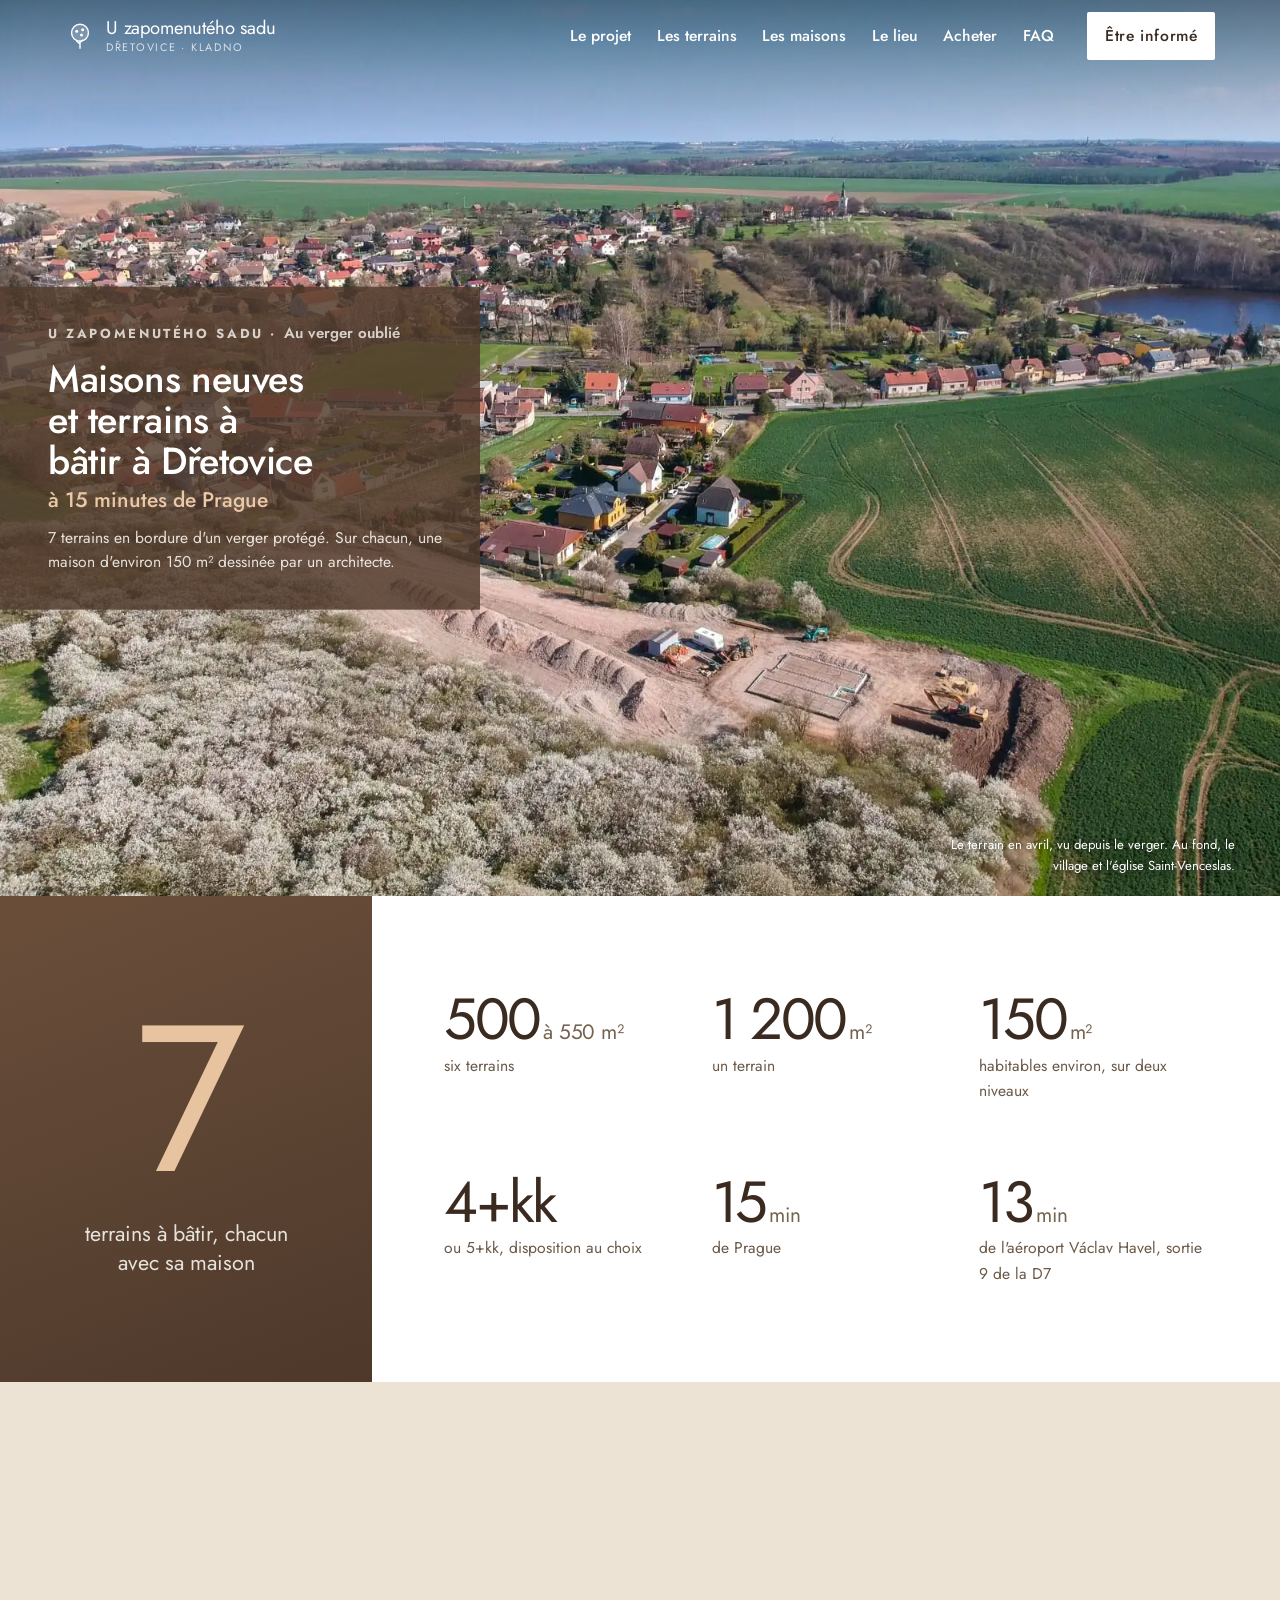
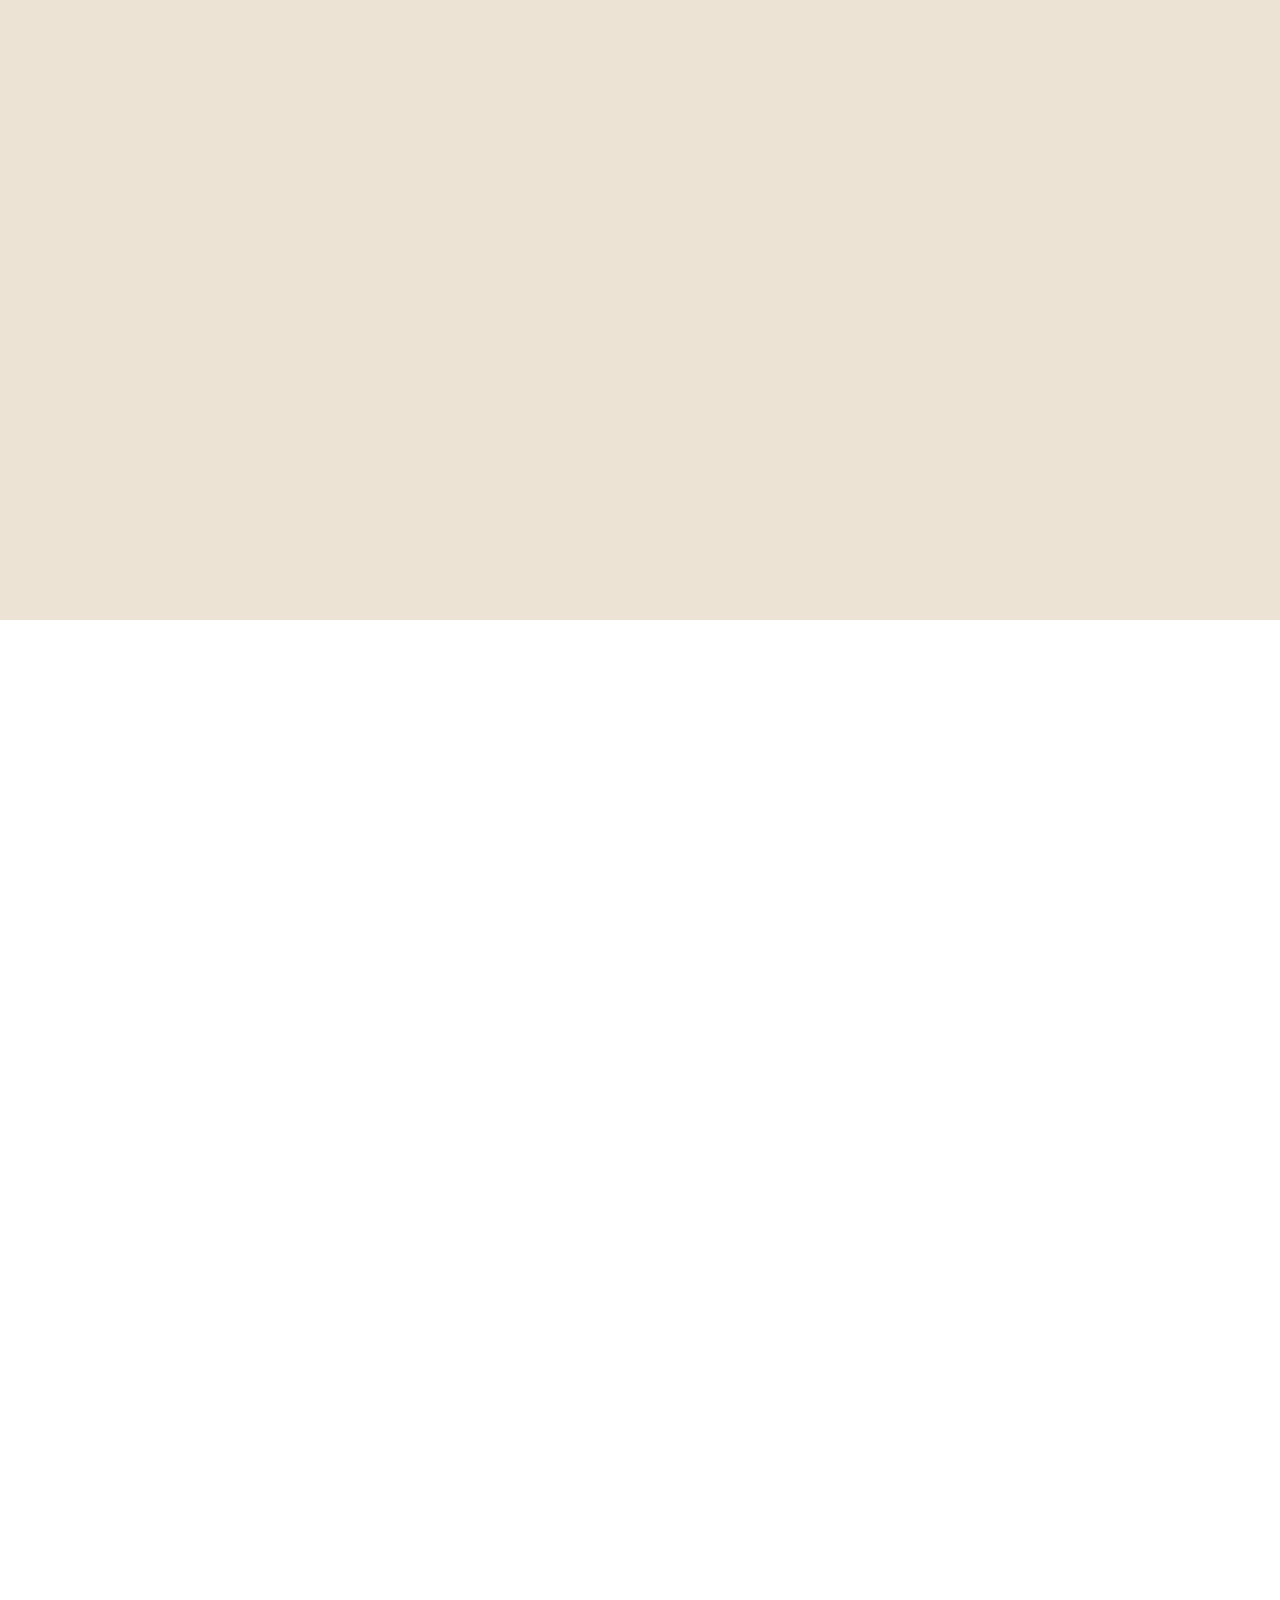
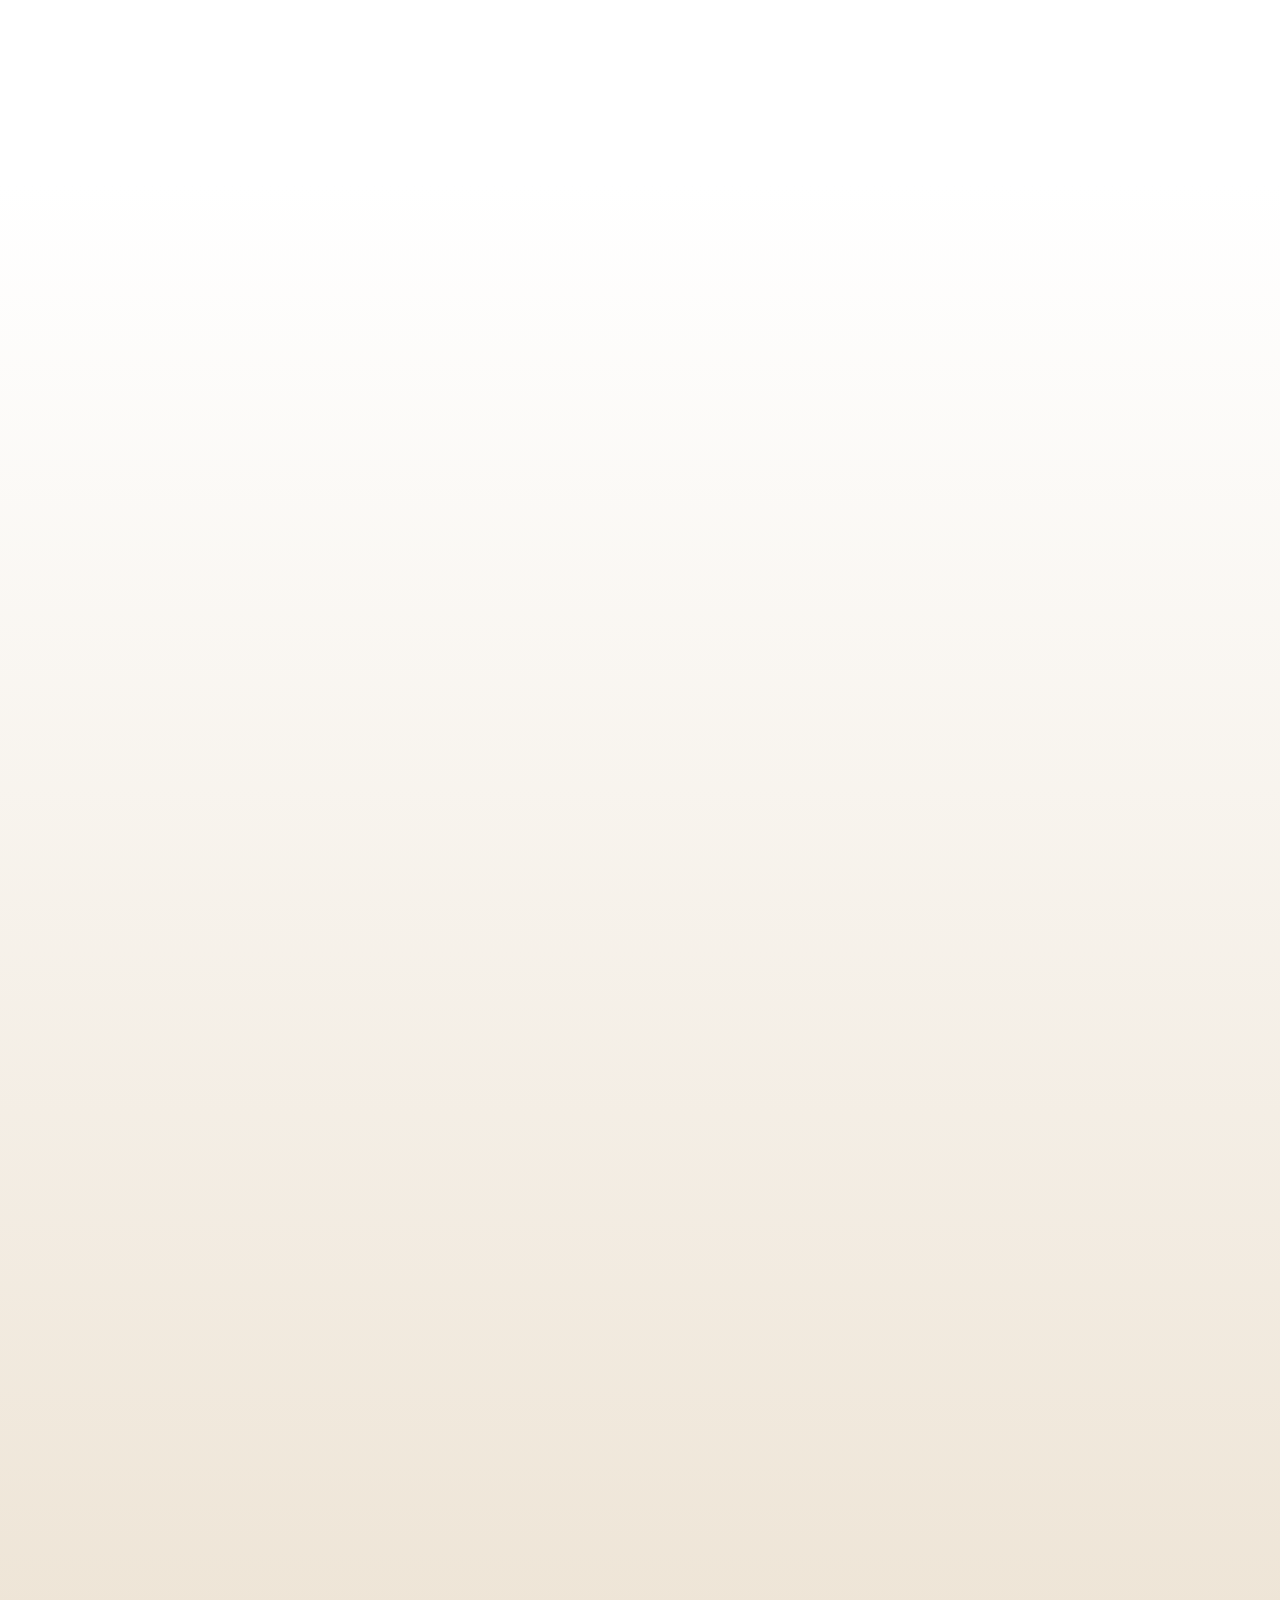
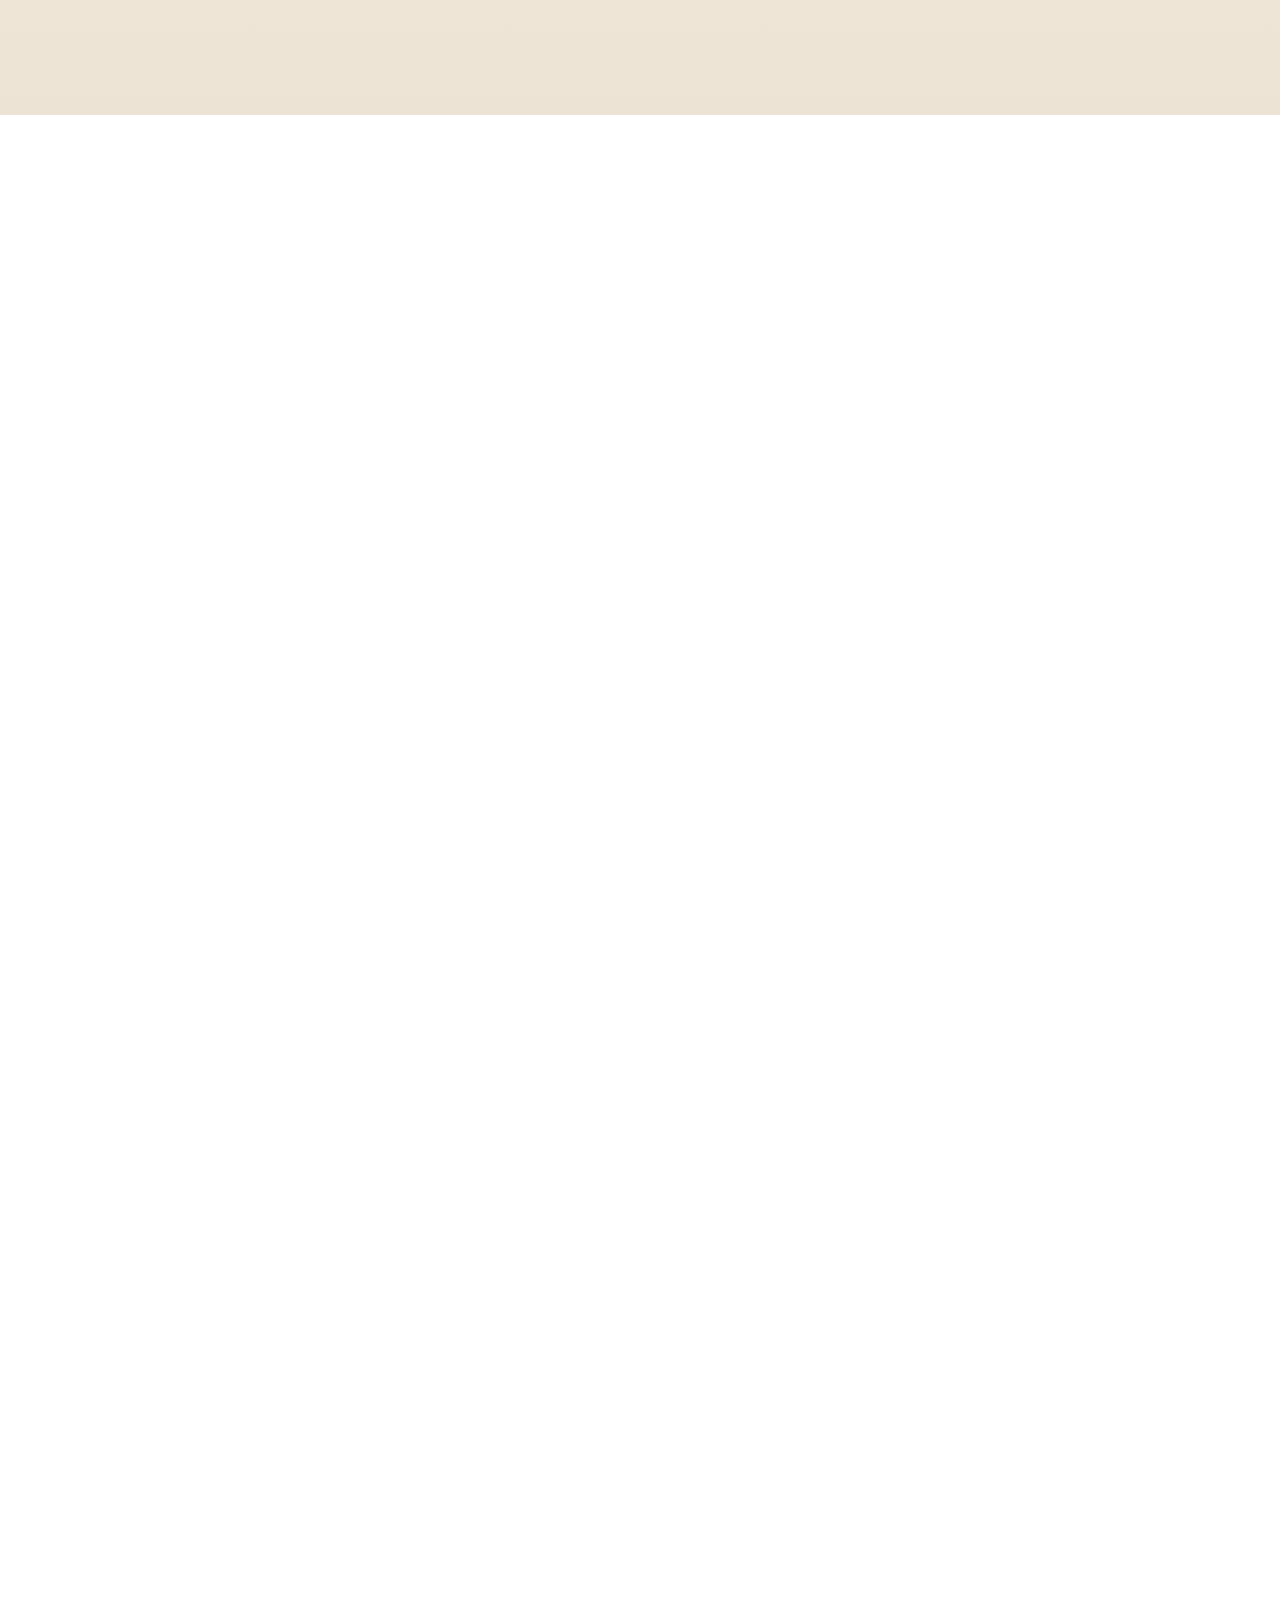
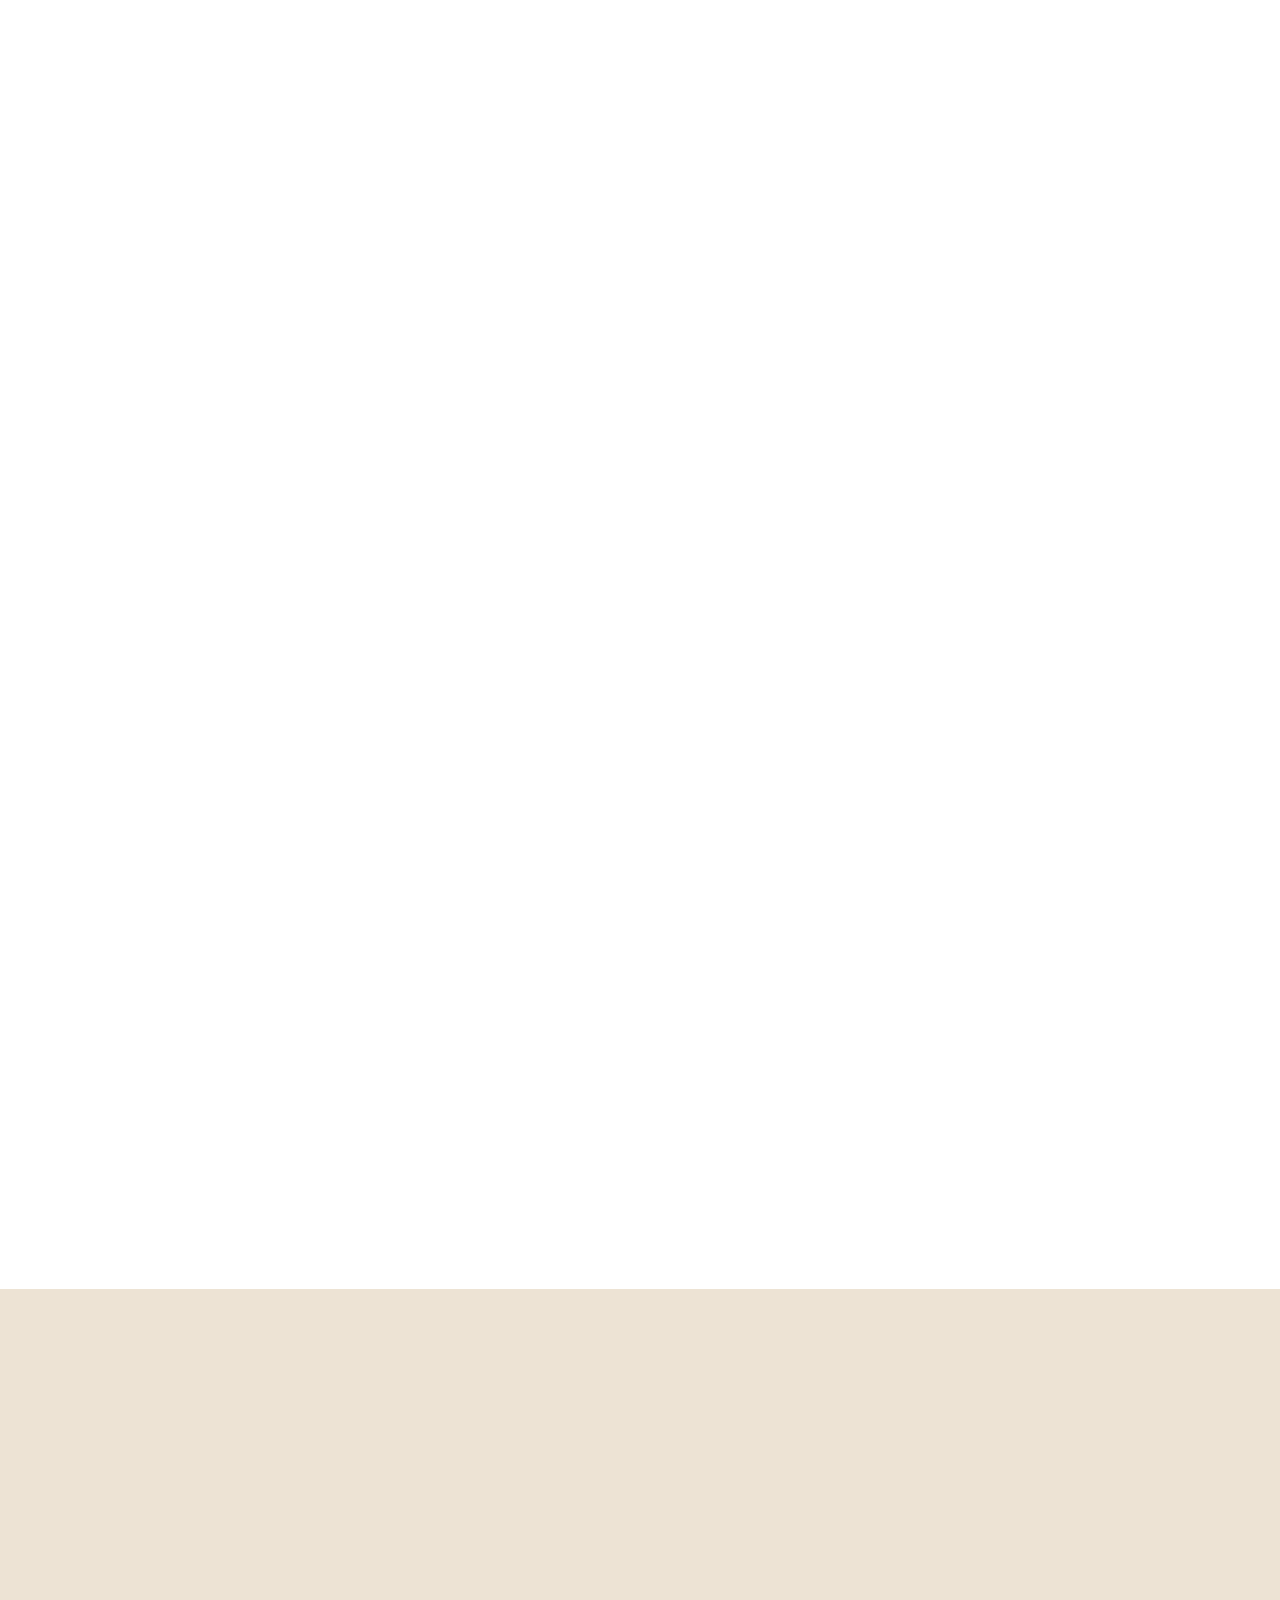
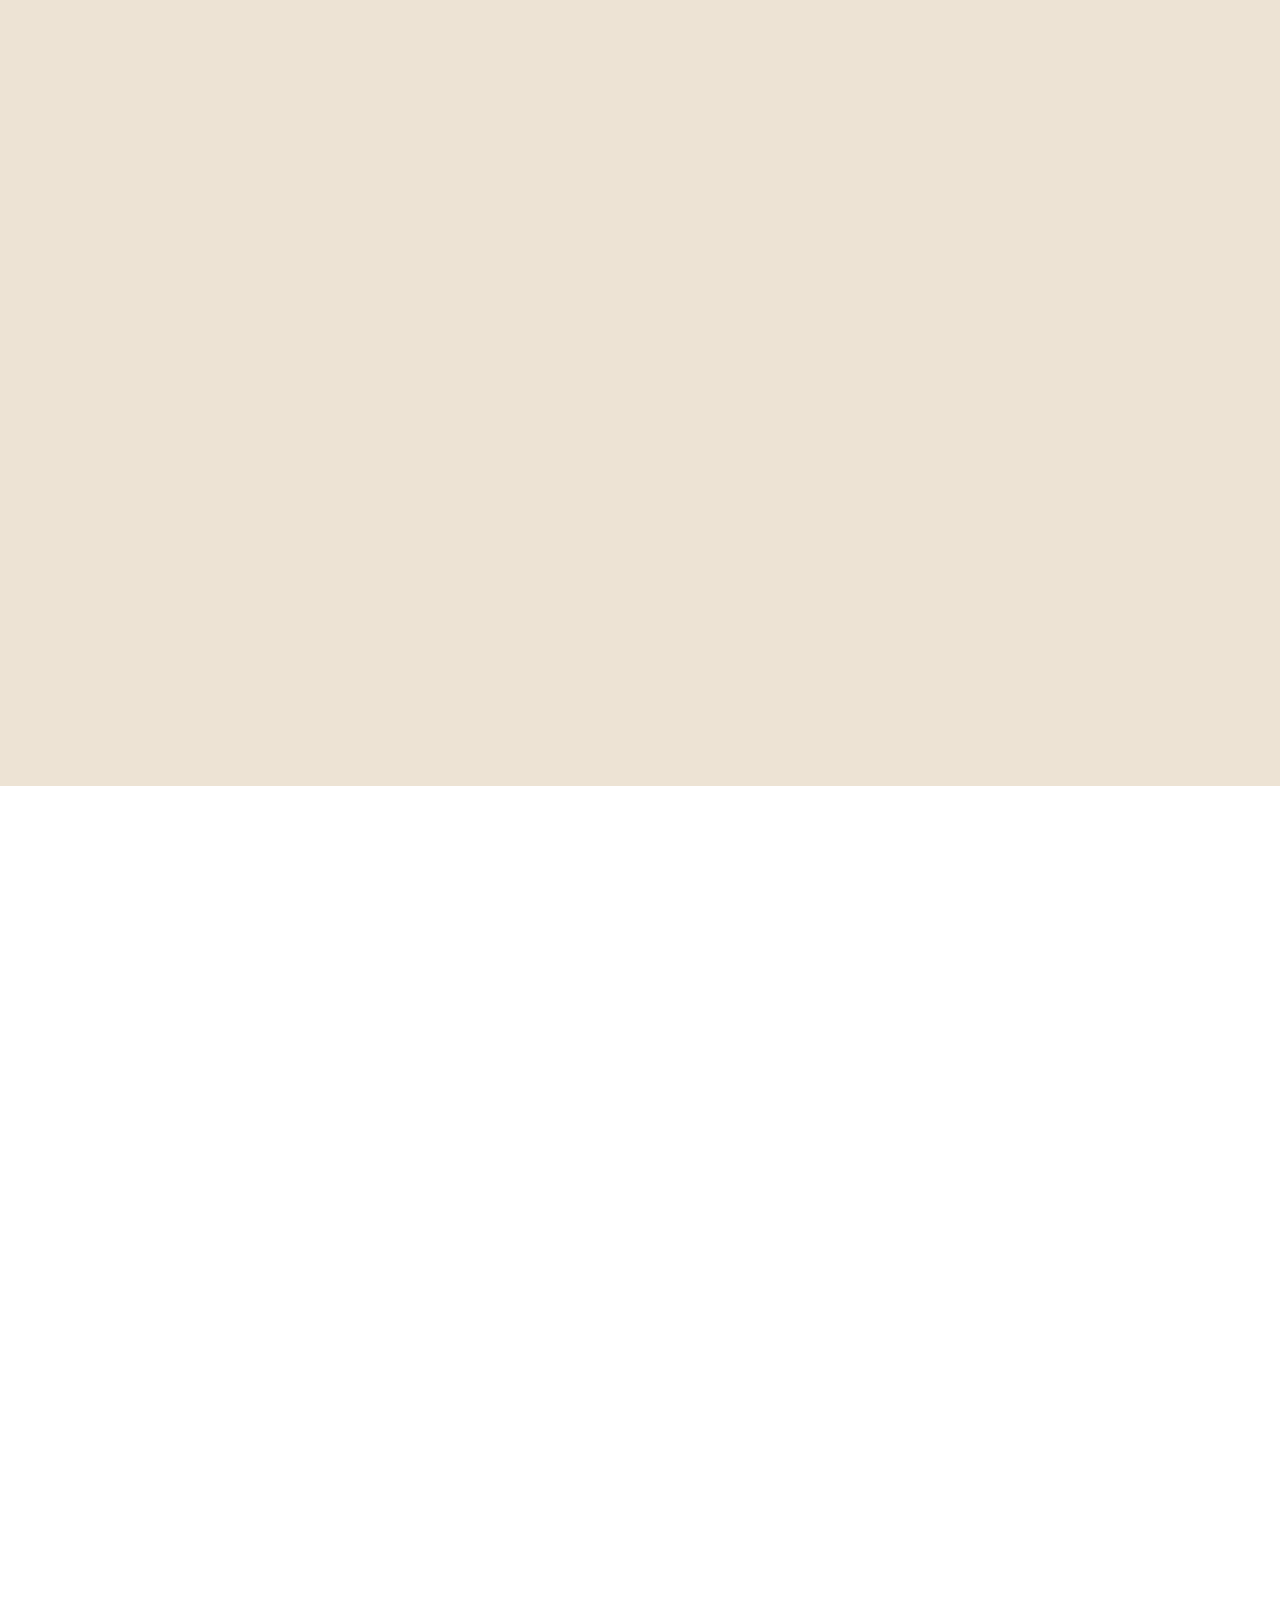
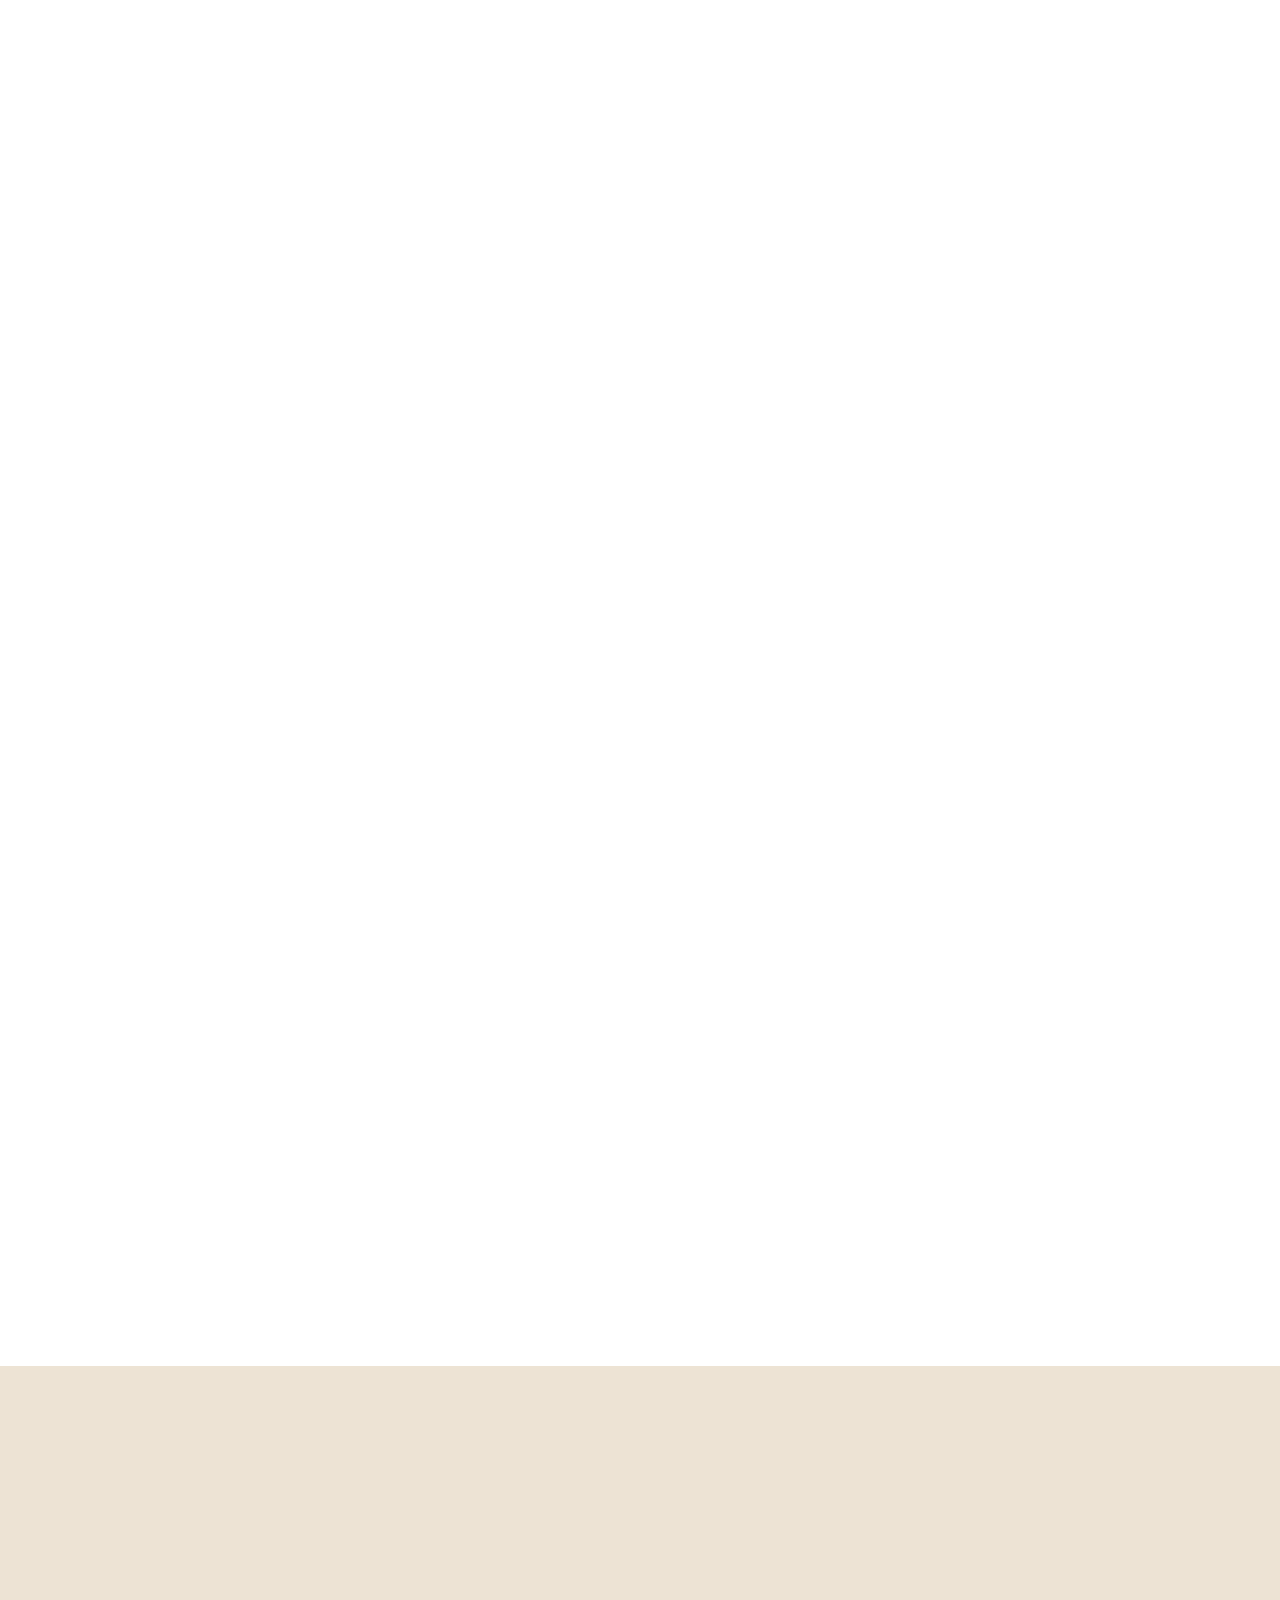
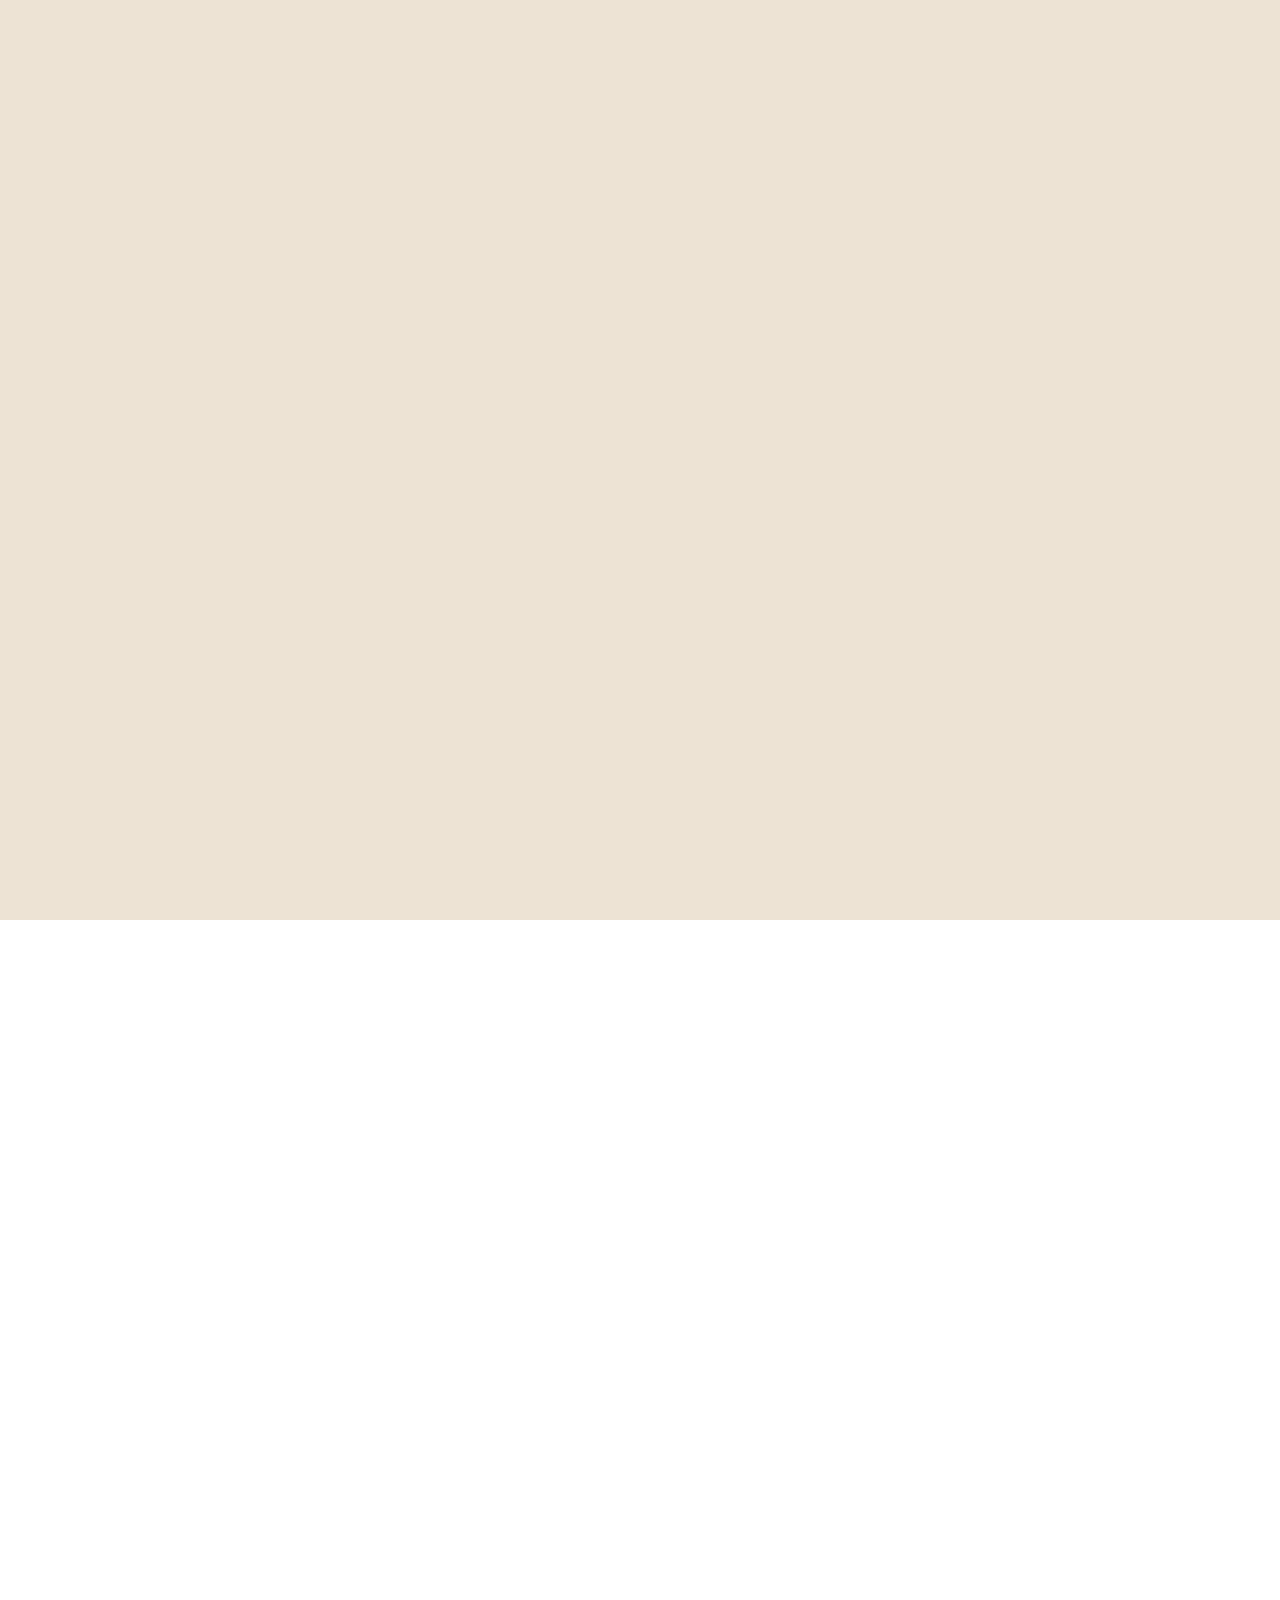
<file: index.html>
<!DOCTYPE html>
<html lang="fr">
<head>
    <meta charset="UTF-8">
    <meta name="viewport" content="width=device-width, initial-scale=1">
    <!-- DEV : version française provisoire, ne pas indexer. Retirer à la mise en ligne tchèque. -->
    <meta name="robots" content="noindex, nofollow">
    <title>Maisons neuves et terrains à Dřetovice, 15 min de Prague</title>
    <meta name="description" content="7 terrains à bâtir et maisons d'architecte d'environ 150 m² à Dřetovice, district de Kladno, à 15 minutes de Prague, en bordure d'un verger protégé.">
    <link rel="canonical" href="https://uzapomenutehosadu.cz/">
    <!-- hreflang à activer avec les versions tchèque et anglaise :
    <link rel="alternate" hreflang="cs" href="https://uzapomenutehosadu.cz/">
    <link rel="alternate" hreflang="en" href="https://uzapomenutehosadu.cz/en/">
    <link rel="alternate" hreflang="x-default" href="https://uzapomenutehosadu.cz/">
    -->
    <meta property="og:title" content="U zapomenutého sadu, maisons neuves et terrains à Dřetovice">
    <meta property="og:description" content="7 terrains et maisons d'architecte d'environ 150 m² en bordure d'un verger protégé, à 15 minutes de Prague.">
    <meta property="og:image" content="https://uzapomenutehosadu.cz/assets/images/og-image.jpg">
    <meta property="og:image:width" content="1200">
    <meta property="og:image:height" content="630">
    <meta property="og:image:alt" content="Vue aérienne du verger en fleurs, du terrain et du village de Dřetovice">
    <meta property="og:url" content="https://uzapomenutehosadu.cz/">
    <meta property="og:type" content="website">
    <meta property="og:locale" content="fr_FR">
    <meta property="og:site_name" content="U zapomenutého sadu">
    <meta name="twitter:card" content="summary_large_image">
    <meta name="theme-color" content="#f7f2ea">
    <link rel="icon" href="assets/icons/favicon.svg" type="image/svg+xml">
    <link rel="preload" href="assets/fonts/jost-latin.woff2" as="font" type="font/woff2" crossorigin>
    <link rel="preload" as="image" type="image/webp"
          imagesrcset="assets/images/dretovice-verger-fleuri-village-eglise-640.webp 640w, assets/images/dretovice-verger-fleuri-village-eglise-1024.webp 1024w, assets/images/dretovice-verger-fleuri-village-eglise-1600.webp 1600w"
          imagesizes="100vw" fetchpriority="high">
    <link rel="stylesheet" href="css/style.css?v=20261016g">
    <script>document.documentElement.classList.add('js');</script>

    <script type="application/ld+json">
    {
      "@context": "https://schema.org",
      "@graph": [
        {
          "@type": "Organization",
          "@id": "https://uzapomenutehosadu.cz/#organization",
          "name": "U zapomenutého sadu",
          "url": "https://uzapomenutehosadu.cz/",
          "logo": "https://uzapomenutehosadu.cz/assets/icons/favicon.svg",
          "sameAs": ["https://www.youtube.com/@uzapomenutehosadu"]
        },
        {
          "@type": "WebSite",
          "@id": "https://uzapomenutehosadu.cz/#website",
          "url": "https://uzapomenutehosadu.cz/",
          "name": "U zapomenutého sadu",
          "inLanguage": "fr",
          "publisher": { "@id": "https://uzapomenutehosadu.cz/#organization" }
        },
        {
          "@type": "Place",
          "@id": "https://uzapomenutehosadu.cz/#place",
          "name": "U zapomenutého sadu, Dřetovice",
          "description": "7 terrains à bâtir en bordure d'un ancien verger classé biocorridor, orientés au sud.",
          "geo": { "@type": "GeoCoordinates", "latitude": 50.1841793, "longitude": 14.2032643 },
          "address": {
            "@type": "PostalAddress",
            "addressLocality": "Dřetovice",
            "addressRegion": "Středočeský kraj",
            "addressCountry": "CZ"
          },
          "containedInPlace": {
            "@type": "AdministrativeArea",
            "name": "Okres Kladno",
            "containedInPlace": { "@type": "AdministrativeArea", "name": "Středočeský kraj" }
          },
          "hasMap": "https://mapy.com/s/nogukezeka"
        },
        {
          "@type": "ItemList",
          "@id": "https://uzapomenutehosadu.cz/#terrains",
          "name": "Terrains à bâtir et maisons U zapomenutého sadu",
          "numberOfItems": 7,
          "itemListElement": [
            { "@type": "ListItem", "position": 1, "item": { "@type": "Product", "name": "Terrain 1 avec maison d'environ 150 m²", "category": "Terrain à bâtir et maison individuelle", "additionalProperty": [{ "@type": "PropertyValue", "name": "Surface du terrain", "value": "500 à 550", "unitCode": "MTK" }, { "@type": "PropertyValue", "name": "Surface habitable", "value": 150, "unitCode": "MTK" }], "offers": { "@type": "Offer", "availability": "https://schema.org/PreOrder", "seller": { "@id": "https://uzapomenutehosadu.cz/#organization" } } } },
            { "@type": "ListItem", "position": 2, "item": { "@type": "Product", "name": "Terrain 2 avec maison d'environ 150 m²", "category": "Terrain à bâtir et maison individuelle", "additionalProperty": [{ "@type": "PropertyValue", "name": "Surface du terrain", "value": "500 à 550", "unitCode": "MTK" }, { "@type": "PropertyValue", "name": "Surface habitable", "value": 150, "unitCode": "MTK" }], "offers": { "@type": "Offer", "availability": "https://schema.org/PreOrder", "seller": { "@id": "https://uzapomenutehosadu.cz/#organization" } } } },
            { "@type": "ListItem", "position": 3, "item": { "@type": "Product", "name": "Terrain 3 avec maison d'environ 150 m²", "category": "Terrain à bâtir et maison individuelle", "additionalProperty": [{ "@type": "PropertyValue", "name": "Surface du terrain", "value": "500 à 550", "unitCode": "MTK" }, { "@type": "PropertyValue", "name": "Surface habitable", "value": 150, "unitCode": "MTK" }], "offers": { "@type": "Offer", "availability": "https://schema.org/PreOrder", "seller": { "@id": "https://uzapomenutehosadu.cz/#organization" } } } },
            { "@type": "ListItem", "position": 4, "item": { "@type": "Product", "name": "Terrain 4 avec maison d'environ 150 m²", "category": "Terrain à bâtir et maison individuelle", "additionalProperty": [{ "@type": "PropertyValue", "name": "Surface du terrain", "value": "500 à 550", "unitCode": "MTK" }, { "@type": "PropertyValue", "name": "Surface habitable", "value": 150, "unitCode": "MTK" }], "offers": { "@type": "Offer", "availability": "https://schema.org/PreOrder", "seller": { "@id": "https://uzapomenutehosadu.cz/#organization" } } } },
            { "@type": "ListItem", "position": 5, "item": { "@type": "Product", "name": "Terrain 5 avec maison d'environ 150 m²", "category": "Terrain à bâtir et maison individuelle", "additionalProperty": [{ "@type": "PropertyValue", "name": "Surface du terrain", "value": "500 à 550", "unitCode": "MTK" }, { "@type": "PropertyValue", "name": "Surface habitable", "value": 150, "unitCode": "MTK" }], "offers": { "@type": "Offer", "availability": "https://schema.org/PreOrder", "seller": { "@id": "https://uzapomenutehosadu.cz/#organization" } } } },
            { "@type": "ListItem", "position": 6, "item": { "@type": "Product", "name": "Terrain 6 avec maison d'environ 150 m²", "category": "Terrain à bâtir et maison individuelle", "additionalProperty": [{ "@type": "PropertyValue", "name": "Surface du terrain", "value": "500 à 550", "unitCode": "MTK" }, { "@type": "PropertyValue", "name": "Surface habitable", "value": 150, "unitCode": "MTK" }], "offers": { "@type": "Offer", "availability": "https://schema.org/PreOrder", "seller": { "@id": "https://uzapomenutehosadu.cz/#organization" } } } },
            { "@type": "ListItem", "position": 7, "item": { "@type": "Product", "name": "Terrain 7 avec maison d'environ 150 m²", "category": "Terrain à bâtir et maison individuelle", "additionalProperty": [{ "@type": "PropertyValue", "name": "Surface du terrain", "value": 1200, "unitCode": "MTK" }, { "@type": "PropertyValue", "name": "Surface habitable", "value": 150, "unitCode": "MTK" }], "offers": { "@type": "Offer", "availability": "https://schema.org/PreOrder", "seller": { "@id": "https://uzapomenutehosadu.cz/#organization" } } } }
          ]
        },
        {
          "@type": "VideoObject",
          "name": "Pozemky U zapomenutého sadu",
          "description": "Vue aérienne par drone des terrains, du verger et du village de Dřetovice.",
          "thumbnailUrl": "https://i.ytimg.com/vi/Wz2ksQx2TcQ/hqdefault.jpg",
          "uploadDate": "2021-05-31T09:42:20-07:00",
          "duration": "PT27S",
          "contentUrl": "https://www.youtube.com/watch?v=Wz2ksQx2TcQ",
          "embedUrl": "https://www.youtube-nocookie.com/embed/Wz2ksQx2TcQ"
        },
        {
          "@type": "BreadcrumbList",
          "itemListElement": [
            { "@type": "ListItem", "position": 1, "name": "U zapomenutého sadu", "item": "https://uzapomenutehosadu.cz/" }
          ]
        },
        {
          "@type": "FAQPage",
          "mainEntity": [
            { "@type": "Question", "name": "Quand pourra-t-on acheter ?", "acceptedAnswer": { "@type": "Answer", "text": "Les ventes ouvriront prochainement. Les personnes inscrites via le formulaire sont prévenues en premier." } },
            { "@type": "Question", "name": "Quel est le prix ?", "acceptedAnswer": { "@type": "Answer", "text": "Les prix seront communiqués à l'ouverture des ventes. Ils dépendent des travaux de viabilisation en cours. Prix sur demande via le formulaire." } },
            { "@type": "Question", "name": "Où en est le permis de construire ?", "acceptedAnswer": { "@type": "Answer", "text": "Le permis de construire des maisons est en cours d'instruction. L'avancement est indiqué dans la section « Où en est le projet »." } },
            { "@type": "Question", "name": "Les terrains sont-ils viabilisés ?", "acceptedAnswer": { "@type": "Answer", "text": "La viabilisation est en cours : eau, électricité et tout-à-l'égout." } },
            { "@type": "Question", "name": "Peut-on modifier le plan de la maison ?", "acceptedAnswer": { "@type": "Answer", "text": "Oui. Vous choisissez entre une disposition 4+kk et 5+kk, et entre deux ou trois salles de bains. L'aménagement intérieur se règle avec le constructeur avant la signature du contrat de construction." } },
            { "@type": "Question", "name": "Combien de temps dure la construction ?", "acceptedAnswer": { "@type": "Answer", "text": "La maison est livrée sous un an après la signature du contrat de construction. Les éléments sont préfabriqués en atelier puis montés sur le terrain." } },
            { "@type": "Question", "name": "Comment financer l'achat ?", "acceptedAnswer": { "@type": "Answer", "text": "Par un prêt immobilier auprès de votre banque ou de votre courtier." } }
          ]
        }
      ]
    }
    </script>
</head>
<body>
    <a class="skip-link" href="#contenu">Aller au contenu</a>

    <header class="site-header" id="top">
        <div class="wrap">
            <a class="brand" href="./">
                <svg viewBox="0 0 32 32" aria-hidden="true"><circle cx="16" cy="12.5" r="9" fill="currentColor" opacity=".18"/><circle cx="16" cy="12.5" r="9" fill="none" stroke="currentColor" stroke-width="1.5"/><path d="M16 21.5V29M16 24.5l-3.5-3M16 23l3-2.6" stroke="currentColor" stroke-width="1.5" fill="none" stroke-linecap="round"/><circle cx="12.5" cy="11" r="1.6" fill="currentColor"/><circle cx="18.8" cy="9.4" r="1.6" fill="currentColor"/><circle cx="17.6" cy="15" r="1.6" fill="currentColor"/></svg>
                <span>U zapomenutého sadu<small>Dřetovice · Kladno</small></span>
            </a>
            <button class="nav-toggle" type="button" aria-expanded="false" aria-controls="site-nav"><span></span>Menu</button>
            <nav class="site-nav" id="site-nav" aria-label="Navigation principale">
                <ul role="list">
                    <li><a href="#avancement">Le projet</a></li>
                    <li><a href="#terrains">Les terrains</a></li>
                    <li><a href="#maisons">Les maisons</a></li>
                    <li><a href="#lieu">Le lieu</a></li>
                    <li><a href="#acheter">Acheter</a></li>
                    <li><a href="#faq">FAQ</a></li>
                    <li><a class="btn" href="#contact">Être informé</a></li>
                </ul>
            </nav>
        </div>
    </header>

    <main id="contenu">

        <!-- 1. HERO -->
        <section class="hero" aria-labelledby="titre-principal">
            <picture class="hero__media">
                <source type="image/webp" srcset="assets/images/dretovice-verger-fleuri-village-eglise-640.webp 640w, assets/images/dretovice-verger-fleuri-village-eglise-1024.webp 1024w, assets/images/dretovice-verger-fleuri-village-eglise-1600.webp 1600w" sizes="100vw">
                <img src="assets/images/dretovice-verger-fleuri-village-eglise-1024.jpg"
                     srcset="assets/images/dretovice-verger-fleuri-village-eglise-640.jpg 640w, assets/images/dretovice-verger-fleuri-village-eglise-1024.jpg 1024w, assets/images/dretovice-verger-fleuri-village-eglise-1600.jpg 1600w" sizes="100vw"
                     width="1600" height="1200" fetchpriority="high"
                     alt="Vue aérienne en avril : le verger de mirabelliers en fleurs au premier plan, le terrain en cours de viabilisation, puis le village de Dřetovice et l'église Saint-Venceslas sur la colline">
            </picture>
            <div class="wrap hero__inner">
                <div class="hero__card">
                    <p class="hero__kicker">U zapomenutého sadu · <em>Au verger oublié</em></p>
                    <h1 id="titre-principal">Maisons neuves et terrains à bâtir à Dřetovice <span>à 15 minutes de Prague</span></h1>
                    <p class="hero__sub">7 terrains en bordure d'un verger protégé. Sur chacun, une maison d'environ 150&nbsp;m² dessinée par un architecte.</p>
                </div>
            </div>
            <p class="hero__caption">Le terrain en avril, vu depuis le verger. Au fond, le village et l'église Saint-Venceslas.</p>
        </section>

        <!-- 2. CHIFFRES CLÉS -->
        <section class="figures bg-cream" aria-label="Le projet en chiffres">
            <div class="figures__lead">
                <div class="figure figure--hero reveal">
                    <span class="figure__value">7</span>
                    <span class="figure__label">terrains à bâtir, chacun avec sa maison</span>
                </div>
            </div>
            <div class="figures__rest">
                <div class="figures__grid">
                    <div class="figure reveal">
                        <span class="figure__value">500<small>à 550&nbsp;m²</small></span>
                        <span class="figure__label">six terrains</span>
                    </div>
                    <div class="figure reveal">
                        <span class="figure__value">1&nbsp;200<small>m²</small></span>
                        <span class="figure__label">un terrain</span>
                    </div>
                    <div class="figure reveal">
                        <span class="figure__value">150<small>m²</small></span>
                        <span class="figure__label">habitables environ, sur deux niveaux</span>
                    </div>
                    <div class="figure reveal">
                        <span class="figure__value">4+kk</span>
                        <span class="figure__label">ou 5+kk, disposition au choix</span>
                    </div>
                    <div class="figure reveal">
                        <span class="figure__value">15<small>min</small></span>
                        <span class="figure__label">de Prague</span>
                    </div>
                    <div class="figure reveal">
                        <span class="figure__value">13<small>min</small></span>
                        <span class="figure__label">de l'aéroport Václav Havel, sortie 9 de la D7</span>
                    </div>
                </div>
            </div>
        </section>

        <!-- 3. AVANCEMENT -->
        <section class="section bg-sand" id="avancement" aria-labelledby="t-avancement">
            <div class="wrap">
                <div class="section-head reveal">
                    <p class="eyebrow"><b>01</b>Avancement</p>
                    <h2 id="t-avancement">Où en est le projet : viabilisation et permis de construire</h2>
                    <p>Cette frise est mise à jour à chaque étape franchie.</p>
                </div>
                <!-- Contenu généré depuis l'objet PROJECT_PROGRESS dans js/main.js -->
                <ol class="timeline" id="timeline" role="list"></ol>
                <noscript>
                    <p>Conception des maisons : terminé. Viabilisation : en cours. Permis de construire : en cours. Ouverture des ventes : prochainement. Construction et livraison : à venir.</p>
                </noscript>
                <div class="timeline-meta">
                    <p class="note">Dernière mise à jour : <span id="timeline-updated">octobre 2026</span>.</p>
                    <a class="link-arrow" href="#contact">Recevoir les prochaines étapes par e-mail</a>
                </div>
            </div>
        </section>

        <!-- 4. PLAN DE SITUATION -->
        <section class="section bg-paper" id="terrains" aria-labelledby="t-terrains">
            <div class="wrap">
                <div class="section-head reveal">
                    <p class="eyebrow"><b>02</b>Les terrains</p>
                    <h2 id="t-terrains">7 terrains à bâtir dans le district de Kladno</h2>
                    <p>Six terrains de 500 à 550&nbsp;m² et un terrain de 1&nbsp;200&nbsp;m². Tous s'ouvrent au sud. Au nord, le verger. Côté rue, une impasse.</p>
                </div>

                <div class="plan">
                    <div class="plan__map reveal">
                        <div class="plan__scroll" tabindex="0" role="region" aria-label="Plan des terrains, défilable horizontalement">
                        <svg class="plan__svg" id="plan-svg" viewBox="0 0 1000 640" role="group" aria-label="Plan schématique des 7 terrains. Sélectionnez un terrain pour voir sa surface.">
                            <defs>
                                <pattern id="trees" width="54" height="48" patternUnits="userSpaceOnUse">
                                    <rect width="54" height="48" fill="#dde4ca"/>
                                    <circle cx="13" cy="13" r="11" fill="#c4d1a5"/>
                                    <circle cx="40" cy="36" r="12" fill="#c4d1a5"/>
                                    <circle cx="9" cy="10" r="2.2" fill="#fbf8f3"/>
                                    <circle cx="17" cy="16" r="1.8" fill="#fbf8f3"/>
                                    <circle cx="36" cy="33" r="2.2" fill="#fbf8f3"/>
                                    <circle cx="44" cy="39" r="1.8" fill="#fbf8f3"/>
                                    <circle cx="44" cy="10" r="5" fill="#cfdab4"/>
                                </pattern>
                            </defs>

                            <!-- Verger (nord) -->
                            <path d="M40 40 Q 300 18 620 32 T 975 46 L 975 250 L 40 250 Z" fill="url(#trees)"/>
                            <text class="lbl lbl--orchard" x="70" y="88">Verger · biocorridor non constructible</text>

                            <!-- Nord -->
                            <g transform="translate(935 96)" aria-hidden="true">
                                <circle r="22" fill="#fbf8f3"/>
                                <path d="M0 -14 L6 6 L0 2 L-6 6 Z" fill="#5b4332"/>
                                <text x="0" y="-27" text-anchor="middle" class="lbl" style="letter-spacing:0">N</text>
                            </g>

                            <!-- Rue en impasse -->
                            <path d="M 805 470 H 170 Q 82 470 62 560 L 50 640" fill="none" stroke="#e8dbc8" stroke-width="42" stroke-linecap="round"/>
                            <text class="lbl" x="420" y="475">Impasse</text>
                            <text class="lbl" x="78" y="625">Vers le village</text>

                            <!-- Terrains -->
                            <g class="lot" data-lot="1" tabindex="0" role="button" aria-label="Terrain 1, 500 à 550 m²"><rect x="100" y="262" width="112" height="180"/><text x="156" y="352" text-anchor="middle">1</text><text class="lot-area" x="156" y="378" text-anchor="middle">500 à 550 m²</text></g>
                            <g class="lot" data-lot="2" tabindex="0" role="button" aria-label="Terrain 2, 500 à 550 m²"><rect x="212" y="262" width="112" height="180"/><text x="268" y="352" text-anchor="middle">2</text><text class="lot-area" x="268" y="378" text-anchor="middle">500 à 550 m²</text></g>
                            <g class="lot" data-lot="3" tabindex="0" role="button" aria-label="Terrain 3, 500 à 550 m²"><rect x="324" y="262" width="112" height="180"/><text x="380" y="352" text-anchor="middle">3</text><text class="lot-area" x="380" y="378" text-anchor="middle">500 à 550 m²</text></g>
                            <g class="lot" data-lot="4" tabindex="0" role="button" aria-label="Terrain 4, 500 à 550 m²"><rect x="436" y="262" width="112" height="180"/><text x="492" y="352" text-anchor="middle">4</text><text class="lot-area" x="492" y="378" text-anchor="middle">500 à 550 m²</text></g>
                            <g class="lot" data-lot="5" tabindex="0" role="button" aria-label="Terrain 5, 500 à 550 m²"><rect x="548" y="262" width="112" height="180"/><text x="604" y="352" text-anchor="middle">5</text><text class="lot-area" x="604" y="378" text-anchor="middle">500 à 550 m²</text></g>
                            <g class="lot" data-lot="6" tabindex="0" role="button" aria-label="Terrain 6, 500 à 550 m²"><rect x="660" y="262" width="112" height="180"/><text x="716" y="352" text-anchor="middle">6</text><text class="lot-area" x="716" y="378" text-anchor="middle">500 à 550 m²</text></g>
                            <g class="lot" data-lot="7" tabindex="0" role="button" aria-label="Terrain 7, 1 200 m²"><path d="M772 262 H 970 V 520 H 830 Q 805 520 805 495 V 442 H 772 Z"/><text x="884" y="372" text-anchor="middle">7</text><text class="lot-area" x="884" y="398" text-anchor="middle">1 200 m²</text></g>

                            <!-- Sud -->
                            <text class="lbl" x="300" y="560">↓ Sud : vue sur la vallée, le village et l'église</text>
                        </svg>
                        </div>
                        <p class="plan__hint note">Faites glisser le plan pour voir les 7 terrains.</p>
                        <div class="plan__tooltip" id="plan-tooltip" role="status" aria-live="polite"></div>
                        <p class="note" style="margin-top:1rem">Plan schématique, non contractuel. Position du terrain de 1&nbsp;200&nbsp;m² <span class="todo">[À CONFIRMER]</span>.</p>
                    </div>

                    <aside class="lot-card reveal" id="lot-card" aria-live="polite">
                        <p class="eyebrow" style="margin-bottom:.5rem">Terrain</p>
                        <p class="lot-card__num" id="lot-num">1</p>
                        <dl>
                            <dt>Surface</dt><dd id="lot-area">500 à 550 m²</dd>
                            <dt>Maison</dt><dd>environ 150 m², 2 niveaux</dd>
                            <dt>Statut</dt><dd id="lot-status">Ouverture des ventes prochainement</dd>
                            <dt>Prix</dt><dd>Sur demande</dd>
                        </dl>
                        <a class="btn btn--primary" href="#contact" id="lot-cta" data-lot="1">Ce terrain m'intéresse
                            <svg viewBox="0 0 24 24" fill="none" stroke="currentColor" stroke-width="1.5" aria-hidden="true"><path d="M5 12h14M13 6l6 6-6 6"/></svg></a>
                        <p class="note" style="margin-top:1rem">Surface exacte par terrain <span class="todo">[À CONFIRMER]</span></p>
                    </aside>
                </div>
            </div>
        </section>

        <!-- 5. LES MAISONS -->
        <section class="section bg-warm" id="maisons" aria-labelledby="t-maisons">
            <div class="wrap">
                <div class="section-head reveal">
                    <p class="eyebrow"><b>03</b>Les maisons</p>
                    <h2 id="t-maisons">Des maisons d'architecte conçues pour ces terrains</h2>
                    <p class="lead">L'architecte a dessiné les maisons pour ces sept terrains : leur taille, leur orientation au sud et la vue sur la vallée.</p>
                </div>

                <div class="houses">
                    <div class="houses__visuals">
                        <!-- Emplacements réservés aux esquisses de l'architecte. Aucun rendu simulé. -->
                        <figure class="house-illustration reveal">
                            <picture>
                                <source type="image/webp" srcset="assets/images/illustration-maison-verger-dretovice-640.webp 640w, assets/images/illustration-maison-verger-dretovice-1024.webp 1024w, assets/images/illustration-maison-verger-dretovice-1448.webp 1448w" sizes="(min-width: 960px) 40vw, 100vw">
                                <img src="assets/images/illustration-maison-verger-dretovice-1024.jpg" srcset="assets/images/illustration-maison-verger-dretovice-640.jpg 640w, assets/images/illustration-maison-verger-dretovice-1024.jpg 1024w, assets/images/illustration-maison-verger-dretovice-1448.jpg 1448w" sizes="(min-width: 960px) 40vw, 100vw"
                                     width="1448" height="1086" loading="lazy" decoding="async"
                                     alt="Illustration d'ambiance : maison contemporaine blanche à deux niveaux avec carport, jardin ouvert au sud et verger en fleurs, le village de Dřetovice en arrière-plan">
                            </picture>
                            <figcaption>Illustration d'ambiance générée par ordinateur, non contractuelle. Elle ne représente pas les maisons définitives. Les esquisses de l'architecte sont à venir.</figcaption>
                        </figure>
                        <figure class="placeholder reveal">
                            <svg viewBox="0 0 300 300" preserveAspectRatio="none" aria-hidden="true"><g fill="none" stroke="#c9ad8f" stroke-width="1" stroke-dasharray="4 6"><rect x="16" y="16" width="268" height="268"/><path d="M16 16 L284 284 M284 16 L16 284"/></g></svg>
                            <figcaption><strong>Plans à venir</strong>Rez-de-chaussée et étage, dispositions 4+kk et 5+kk. Format prévu 1200 × 1200&nbsp;px.</figcaption>
                        </figure>
                    </div>

                    <div>
                        <div class="house-spec reveal">
                            <div><b>~150 m²</b><span>habitables</span></div>
                            <div><b>2</b><span>niveaux</span></div>
                            <div><b>2 ou 3</b><span>salles de bains</span></div>
                            <div><b>2</b><span>places sous carport</span></div>
                        </div>

                        <div class="house-points" style="margin-top:var(--sp-5)">
                            <article class="house-point reveal">
                                <span class="house-point__n">a.</span>
                                <div>
                                    <h3>Une base commune</h3>
                                    <ul>
                                        <li>Environ 150&nbsp;m² habitables sur deux niveaux</li>
                                        <li>Carport pour deux voitures et local de rangement attenant</li>
                                        <li>Séjour ouvert sur le jardin</li>
                                    </ul>
                                </div>
                            </article>
                            <article class="house-point reveal">
                                <span class="house-point__n">b.</span>
                                <div>
                                    <h3>Une disposition sur mesure</h3>
                                    <p>Vous choisissez l'aménagement intérieur : 4+kk ou 5+kk, deux ou trois salles de bains. Une chambre de plus ou un bureau : le plan s'adapte avant la signature du contrat de construction.</p>
                                </div>
                            </article>
                            <article class="house-point reveal">
                                <span class="house-point__n">c.</span>
                                <div>
                                    <h3>Une construction rapide</h3>
                                    <p>Les maisons sont préfabriquées en atelier puis montées sur le terrain. Le constructeur est une entreprise allemande présente en République tchèque depuis plus de 30 ans. Livraison sous un an après la signature du contrat de construction.</p>
                                </div>
                            </article>
                            <article class="house-point reveal">
                                <span class="house-point__n">d.</span>
                                <div>
                                    <h3>Pompe à chaleur et pré-équipements</h3>
                                    <ul>
                                        <li>Chauffage par pompe à chaleur</li>
                                        <li>Pré-équipement pour panneaux photovoltaïques</li>
                                        <li>Pré-équipement pour la climatisation</li>
                                    </ul>
                                </div>
                            </article>
                        </div>
                    </div>
                </div>
            </div>
        </section>

        <!-- 6. LE LIEU -->
        <section id="lieu" aria-labelledby="t-lieu" class="bg-cream" style="padding-bottom:var(--sp-section)">
            <figure class="place-photo">
                <picture>
                    <source type="image/webp" srcset="assets/images/parcelles-verger-vue-aerienne-verticale-640.webp 640w, assets/images/parcelles-verger-vue-aerienne-verticale-1024.webp 1024w, assets/images/parcelles-verger-vue-aerienne-verticale-1600.webp 1600w" sizes="100vw">
                    <img src="assets/images/parcelles-verger-vue-aerienne-verticale-1024.jpg"
                         srcset="assets/images/parcelles-verger-vue-aerienne-verticale-640.jpg 640w, assets/images/parcelles-verger-vue-aerienne-verticale-1024.jpg 1024w, assets/images/parcelles-verger-vue-aerienne-verticale-1600.jpg 1600w" sizes="100vw"
                         width="1600" height="1200" loading="lazy" decoding="async"
                         alt="Vue verticale par drone : le verger en fleurs, au sud la bande de terrain viabilisée et le chemin d'accès, à droite les premières maisons du village">
                </picture>
                <figcaption>Vue verticale en avril : le verger en fleurs et, au sud, la bande de terrain du projet.</figcaption>
            </figure>
            <div class="wrap">
                <div class="place-intro">
                    <div class="place-intro__card reveal">
                        <p class="eyebrow"><b>04</b>Le lieu</p>
                        <h2 id="t-lieu">En bordure d'un verger protégé, orienté plein sud</h2>
                    </div>
                </div>
                <div class="place-facts">
                    <article class="place-fact reveal">
                        <span class="place-fact__k" aria-hidden="true">1990</span>
                        <h3>Le verger oublié</h3>
                        <p>Le verger qui borde les terrains est abandonné depuis 1990. Les mirabelliers y ont poussé librement. Il est classé biocorridor : on ne pourra jamais y construire. Votre jardin restera face à des arbres.</p>
                    </article>
                    <article class="place-fact reveal">
                        <span class="place-fact__k" aria-hidden="true">Impasse</span>
                        <h3>Une impasse, sans trafic de transit</h3>
                        <p>La rue se termine au lotissement. Seuls les habitants y circulent.</p>
                    </article>
                    <article class="place-fact reveal">
                        <span class="place-fact__k" aria-hidden="true">Sud</span>
                        <h3>Vue sur la vallée et l'église</h3>
                        <p>Les maisons sont orientées au sud. Depuis l'étage : la vallée de Dřetovice, le village et l'église Saint-Venceslas sur sa colline.</p>
                    </article>
                    <article class="place-fact reveal">
                        <span class="place-fact__k" aria-hidden="true">13 min</span>
                        <h3>Hors des couloirs aériens</h3>
                        <p>L'aéroport est à 13 minutes en voiture. Les terrains sont en dehors des couloirs de décollage et d'atterrissage.</p>
                    </article>
                </div>
            </div>
        </section>

        <!-- 7. ACCÈS -->
        <section class="section bg-paper" id="acces" aria-labelledby="t-acces">
            <div class="wrap">
                <div class="access">
                    <div>
                        <div class="section-head reveal" style="margin-bottom:var(--sp-5)">
                            <p class="eyebrow"><b>05</b>Accès</p>
                            <h2 id="t-acces">Autoroute D7 sortie 9, aéroport à 13 minutes</h2>
                        </div>
                        <div class="access__modes">
                            <div class="mode reveal">
                                <svg viewBox="0 0 32 32" aria-hidden="true"><path d="M6 20v-5l3-6h14l3 6v5M6 20h20v4H6zM9 24v2M23 24v2M6 15h20"/><circle cx="10" cy="20" r="0.5"/><circle cx="22" cy="20" r="0.5"/></svg>
                                <div><h3>Voiture</h3><p>Autoroute D7, sortie 9. Limite de Prague en 15 minutes, aéroport Václav Havel en 13 minutes.</p></div>
                            </div>
                            <div class="mode reveal">
                                <svg viewBox="0 0 32 32" aria-hidden="true"><rect x="7" y="5" width="18" height="19" rx="2"/><path d="M7 15h18M10 24v3M22 24v3M11 20h1M20 20h1M11 8h10"/></svg>
                                <div><h3>Bus</h3><p>Lignes vers Kladno, l'aéroport et Prague.</p></div>
                            </div>
                            <div class="mode reveal">
                                <svg viewBox="0 0 32 32" aria-hidden="true"><rect x="9" y="4" width="14" height="18" rx="3"/><path d="M9 14h14M12 22l-3 6M20 22l3 6M11 26h10M13 18h0M19 18h0"/></svg>
                                <div><h3>Train</h3><p>Gare de Dřetovice sur la ligne Kladno-Kralupy nad Vltavou, avec correspondances vers Prague.</p></div>
                            </div>
                        </div>
                        <ul class="distances reveal" aria-label="Distances par la route depuis le terrain">
                            <li><span>Prague, Dejvice</span><b>22 km</b></li>
                            <li><span>Kladno centre</span><b>11 km</b></li>
                            <li><span>Kralupy nad Vltavou</span><b>14 km</b></li>
                            <li><span>Stehelčeves</span><b>2 km</b></li>
                        </ul>
                        <p class="note" style="margin-top:.75rem">Distances par la route depuis le terrain, arrondies.</p>
                    </div>

                    <div class="reveal">
                        <div class="map-embed" id="map">
                            <iframe src="https://mapy.com/fr/zakladni?source=coor&amp;id=14.2032643%2C50.1841793&amp;x=14.2032643&amp;y=50.1841793&amp;z=15&amp;frame=1"
                                    title="Carte Mapy.com : emplacement du projet à Dřetovice" loading="lazy" referrerpolicy="strict-origin-when-cross-origin"></iframe>
                        </div>
                        <div class="map-links">
                            <a class="link-arrow" href="https://mapy.com/s/nogukezeka" target="_blank" rel="noopener">Ouvrir dans Mapy.com</a>
                            <a class="link-arrow" href="dretovice/">Le village et l'accès en détail</a>
                        </div>
                    </div>
                </div>
            </div>
        </section>

        <!-- 8. VIE QUOTIDIENNE -->
        <section class="section bg-sand" id="quotidien" aria-labelledby="t-quotidien">
            <div class="wrap">
                <div class="section-head reveal">
                    <p class="eyebrow"><b>06</b>Au quotidien</p>
                    <h2 id="t-quotidien">École, commerces et médecins autour de Dřetovice</h2>
                </div>
                <div class="daily">
                    <div class="daily__col daily__col--lead reveal">
                        <h3>À Dřetovice <span>Sur place</span></h3>
                        <ul>
                            <li>École maternelle</li>
                            <li>Terrain de football du TJ Sparta Dřetovice</li>
                            <li>Pompiers volontaires</li>
                            <li>Bibliothèque municipale</li>
                            <li>Pub</li>
                            <li>Étangs de pêche</li>
                            <li>Vente directe chez des producteurs</li>
                        </ul>
                    </div>
                    <div class="daily__col reveal">
                        <h3>À Stehelčeves <span>2 km · bus direct</span></h3>
                        <ul>
                            <li>École primaire</li>
                            <li>Supermarché BILLA</li>
                            <li>Droguerie DM</li>
                            <li>Animalerie SuperZoo</li>
                            <li>Station-service</li>
                            <li>Restaurant Popeyes</li>
                        </ul>
                    </div>
                    <div class="daily__col reveal">
                        <h3>Médecins</h3>
                        <ul>
                            <li>Brandýsek <em>5 km</em></li>
                            <li>Buštěhrad <em>5 km</em></li>
                            <li>Kladno <em>11 km</em></li>
                        </ul>
                    </div>
                    <div class="daily__col reveal">
                        <h3>Vétérinaires</h3>
                        <ul>
                            <li>Buštěhrad <em>5 km</em></li>
                            <li>Středokluky <em>9 km</em></li>
                            <li>Kladno <em>11 km</em></li>
                        </ul>
                    </div>
                    <div class="daily__col reveal">
                        <h3>Pour les enfants</h3>
                        <ul>
                            <li>Zoopark Zájezd <em>6 km</em></li>
                        </ul>
                    </div>
                </div>
            </div>
        </section>

        <!-- 9. LE VILLAGE -->
        <section class="section bg-cream" id="village" aria-labelledby="t-village">
            <div class="wrap">
                <div class="village">
                    <div>
                        <p class="eyebrow reveal"><b>07</b>Dřetovice</p>
                        <h2 id="t-village" class="reveal">Dřetovice, un village de Bohême centrale</h2>
                        <p class="village__year reveal">1233<span>Première mention écrite</span></p>
                        <ul class="village__facts reveal">
                            <li><b>467</b> habitants.</li>
                            <li>L'église Saint-Venceslas domine le village depuis sa colline.</li>
                            <li>Plusieurs étangs, au pied du village.</li>
                            <li>Une gare sur la ligne Kladno-Kralupy nad Vltavou.</li>
                            <li>District de Kladno, région de Bohême centrale.</li>
                        </ul>
                        <p style="margin-top:var(--sp-4)"><a class="link-arrow" href="dretovice/">Le village et l'accès en détail</a></p>
                    </div>
                    <figure class="village__photo reveal">
                        <picture>
                            <source type="image/webp" srcset="assets/images/dretovice-eglise-saint-venceslas-etang-640.webp 640w, assets/images/dretovice-eglise-saint-venceslas-etang-780.webp 780w" sizes="(min-width: 960px) 40vw, 100vw">
                            <img src="assets/images/dretovice-eglise-saint-venceslas-etang-780.jpg" srcset="assets/images/dretovice-eglise-saint-venceslas-etang-640.jpg 640w, assets/images/dretovice-eglise-saint-venceslas-etang-780.jpg 780w" sizes="(min-width: 960px) 40vw, 100vw"
                                 width="780" height="585" loading="lazy" decoding="async"
                                 alt="Dřetovice vu du ciel : l'église Saint-Venceslas sur la colline, l'étang et la rue principale du village">
                        </picture>
                        <figcaption>L'église Saint-Venceslas sur sa colline et l'étang, au nord du village.</figcaption>
                    </figure>
                </div>
            </div>
        </section>

        <!-- 10. VIDÉO -->
        <section class="section bg-paper" id="video" aria-labelledby="t-video">
            <div class="wrap">
                <div class="section-head reveal">
                    <p class="eyebrow"><b>08</b>Vue du ciel</p>
                    <h2 id="t-video">Le terrain et le verger vus du ciel</h2>
                </div>
                <div class="video reveal" id="video-player">
                    <picture>
                        <source type="image/webp" srcset="assets/images/verger-parcelles-champs-dretovice-640.webp 640w, assets/images/verger-parcelles-champs-dretovice-1024.webp 1024w, assets/images/verger-parcelles-champs-dretovice-1600.webp 1600w" sizes="(min-width: 1240px) 1180px, 100vw">
                        <img src="assets/images/verger-parcelles-champs-dretovice-1024.jpg" srcset="assets/images/verger-parcelles-champs-dretovice-640.jpg 640w, assets/images/verger-parcelles-champs-dretovice-1024.jpg 1024w, assets/images/verger-parcelles-champs-dretovice-1600.jpg 1600w" sizes="(min-width: 1240px) 1180px, 100vw"
                             width="1600" height="1200" loading="lazy" decoding="async"
                             alt="Vue aérienne : le verger en fleurs entouré de champs, le terrain du projet et le village à droite">
                    </picture>
                    <button class="video__btn" type="button" id="video-load" data-id="Wz2ksQx2TcQ" aria-label="Lancer la vidéo drone (YouTube, 27 secondes)">
                        <span class="play"><svg viewBox="0 0 24 24" aria-hidden="true"><path d="M6 4l14 8-14 8z"/></svg></span>
                        <span>Lancer la vidéo · 27 s</span>
                    </button>
                </div>
                <p class="note video-note">La vidéo est chargée depuis YouTube après votre clic.</p>
            </div>
        </section>

        <!-- 11. ACHETER -->
        <section class="section bg-sand" id="acheter" aria-labelledby="t-acheter">
            <div class="wrap">
                <div class="buy">
                    <div class="buy__intro">
                        <div class="reveal">
                            <p class="eyebrow"><b>09</b>Acheter</p>
                            <h2 id="t-acheter">Acheter un terrain et faire construire sa maison</h2>
                            <p style="margin-top:var(--sp-3)">Deux contrats, deux interlocuteurs.</p>
                        </div>
                        <div class="buy__parties reveal">
                            <div class="party"><span>Le terrain</span><p>Vous l'achetez à son propriétaire.</p></div>
                            <div class="party"><span>La maison</span><p>Vous signez le contrat de construction directement avec le constructeur.</p></div>
                        </div>
                    </div>
                    <div>
                        <ol class="buy-steps" role="list">
                            <li class="reveal"><div><h3>Prise de contact</h3><p>Vous remplissez le formulaire. Nous vous informons dès l'ouverture des ventes.</p></div></li>
                            <li class="reveal"><div><h3>Visite du terrain</h3><p>Sur rendez-vous, à Dřetovice.</p></div></li>
                            <li class="reveal"><div><h3>Promesse de vente du terrain</h3><p>Pour le terrain que vous avez choisi.</p></div></li>
                            <li class="reveal"><div><h3>Contrat de construction</h3><p>Signé avec le constructeur. Vous y fixez la disposition et les options de votre maison.</p></div></li>
                            <li class="reveal"><div><h3>Inscription au cadastre</h3><p>Le terrain est enregistré à votre nom au cadastre en 3 mois environ.</p></div></li>
                            <li class="reveal"><div><h3>Livraison de la maison</h3><p>Sous un an après la signature du contrat de construction.</p></div></li>
                        </ol>
                        <div class="finance reveal">
                            <h3>Financement</h3>
                            <p>Vous financez le terrain et la maison par votre banque ou votre courtier. Nous ne donnons pas de conseil en financement.</p>
                        </div>
                        <p style="margin-top:var(--sp-3)"><a class="link-arrow" href="comment-acheter/">Le processus d'achat en détail</a></p>
                    </div>
                </div>
            </div>
        </section>

        <!-- 12. FAQ -->
        <section class="section bg-cream" id="faq" aria-labelledby="t-faq">
            <div class="wrap">
                <div class="faq">
                    <div class="section-head reveal">
                        <p class="eyebrow"><b>10</b>Questions</p>
                        <h2 id="t-faq">Questions fréquentes</h2>
                        <p>Une question absente de cette liste : <a href="#contact">écrivez-nous</a>.</p>
                    </div>
                    <div class="faq__list">
                        <details class="reveal"><summary>Quand pourra-t-on acheter ?</summary><div><p>Les ventes ouvriront prochainement. Les personnes inscrites via le formulaire sont prévenues en premier.</p></div></details>
                        <details class="reveal"><summary>Quel est le prix ?</summary><div><p>Les prix seront communiqués à l'ouverture des ventes. Ils dépendent des travaux de viabilisation en cours. Prix sur demande via le formulaire.</p></div></details>
                        <details class="reveal"><summary>Peut-on acheter le terrain seul ?</summary><div><p><span class="todo">[À CONFIRMER]</span></p></div></details>
                        <details class="reveal"><summary>Où en est le permis de construire ?</summary><div><p>Le permis de construire des maisons est en cours d'instruction. L'avancement est indiqué dans la section « Où en est le projet ».</p></div></details>
                        <details class="reveal"><summary>Les terrains sont-ils viabilisés ?</summary><div><p>La viabilisation est en cours : eau, électricité et tout-à-l'égout.</p></div></details>
                        <details class="reveal"><summary>Peut-on modifier le plan de la maison ?</summary><div><p>Oui. Vous choisissez entre une disposition 4+kk et 5+kk, et entre deux ou trois salles de bains. L'aménagement intérieur se règle avec le constructeur avant la signature du contrat de construction.</p></div></details>
                        <details class="reveal"><summary>Combien de temps dure la construction ?</summary><div><p>La maison est livrée sous un an après la signature du contrat de construction. Les éléments sont préfabriqués en atelier puis montés sur le terrain.</p></div></details>
                        <details class="reveal"><summary>Peut-on acheter deux terrains voisins ?</summary><div><p><span class="todo">[À CONFIRMER]</span></p></div></details>
                        <details class="reveal"><summary>Quels frais prévoir en plus du prix ?</summary><div><p>Frais d'avocat ou de notaire pour les contrats, frais d'inscription au cadastre, frais de dossier bancaire. <span class="todo">[Montants À CONFIRMER]</span></p></div></details>
                        <details class="reveal"><summary>Quelle TVA s'applique ?</summary><div><p><span class="todo">[À CONFIRMER : taux sur le terrain et sur la maison]</span></p></div></details>
                        <details class="reveal"><summary>Comment financer l'achat ?</summary><div><p>Par un prêt immobilier auprès de votre banque ou de votre courtier.</p></div></details>
                    </div>
                </div>
            </div>
        </section>

        <!-- 13. FORMULAIRE -->
        <section class="section bg-dawn" id="contact" aria-labelledby="t-contact">
            <div class="wrap">
                <div class="contact">
                    <div class="reveal">
                        <p class="eyebrow"><b>11</b>Contact</p>
                        <h2 id="t-contact">Être informé en priorité de l'ouverture des ventes</h2>
                        <ol class="reasons" role="list">
                            <li>Vous recevez les prix et les plans avant leur publication.</li>
                            <li>Vous choisissez votre terrain parmi les premiers.</li>
                            <li>L'inscription ne vous engage à rien.</li>
                        </ol>
                        <div class="direct">
                            <p>Téléphone</p>
                            <strong><span class="todo">[CONTACT À CONFIRMER]</span></strong>
                            <p style="margin-top:1rem">E-mail</p>
                            <strong><span class="todo">[CONTACT À CONFIRMER]</span></strong>
                        </div>
                    </div>

                    <form class="form reveal" id="lead-form" action="contact.php" method="post" novalidate>
                        <div class="form-status" id="form-status" role="alert" hidden></div>

                        <div class="row-2">
                            <div class="field">
                                <label for="f-nom">Nom</label>
                                <input id="f-nom" name="nom" type="text" autocomplete="name" required maxlength="120">
                                <p class="error" id="e-nom"></p>
                            </div>
                            <div class="field">
                                <label for="f-email">E-mail</label>
                                <input id="f-email" name="email" type="email" autocomplete="email" required maxlength="160">
                                <p class="error" id="e-email"></p>
                            </div>
                        </div>
                        <div class="row-2">
                            <div class="field">
                                <label for="f-tel">Téléphone <small>(facultatif)</small></label>
                                <input id="f-tel" name="telephone" type="tel" autocomplete="tel" maxlength="40">
                            </div>
                            <div class="field">
                                <label for="f-lot">Terrain qui vous intéresse <small>(facultatif)</small></label>
                                <select id="f-lot" name="terrain">
                                    <option value="">Pas encore de préférence</option>
                                    <option value="1">Terrain 1</option>
                                    <option value="2">Terrain 2</option>
                                    <option value="3">Terrain 3</option>
                                    <option value="4">Terrain 4</option>
                                    <option value="5">Terrain 5</option>
                                    <option value="6">Terrain 6</option>
                                    <option value="7">Terrain 7 (1 200 m²)</option>
                                </select>
                            </div>
                        </div>

                        <div class="field">
                            <label for="f-msg">Message <small>(facultatif)</small></label>
                            <textarea id="f-msg" name="message" maxlength="2000"></textarea>
                        </div>

                        <div class="hp" aria-hidden="true">
                            <label for="f-site">Ne pas remplir</label>
                            <input id="f-site" name="site_web" type="text" tabindex="-1" autocomplete="off">
                        </div>
                        <input type="hidden" name="t" id="f-t" value="">

                        <div class="field">
                            <label class="check check--consent"><input type="checkbox" name="consentement" value="1" id="f-consent" required>
                                <span>J'accepte que mes données soient utilisées pour me recontacter au sujet de ce projet, selon la <a href="confidentialite/">politique de confidentialité</a>.</span></label>
                            <p class="error" id="e-consent"></p>
                        </div>

                        <button class="btn btn--primary" type="submit">Envoyer ma demande
                            <svg viewBox="0 0 24 24" fill="none" stroke="currentColor" stroke-width="1.5" aria-hidden="true"><path d="M5 12h14M13 6l6 6-6 6"/></svg></button>
                    </form>
                </div>
            </div>
        </section>
    </main>

    <footer class="site-footer">
        <div class="wrap">
            <div class="footer-grid">
                <div class="footer-brand">
                    <p class="serif">U zapomenutého sadu</p>
                    <p>Au verger oublié. Dřetovice, district de Kladno, Bohême centrale.<br>Porteur du projet : <span class="todo">[À CONFIRMER]</span>.</p>
                </div>
                <ul class="footer-links" role="list">
                    <li><a href="comment-acheter/">Comment acheter</a></li>
                    <li><a href="dretovice/">Le village de Dřetovice</a></li>
                    <li><a href="mentions-legales/">Mentions légales</a></li>
                    <li><a href="confidentialite/">Confidentialité</a></li>
                </ul>
                <div>
                    <p class="note" style="margin-bottom:.5rem">Langue</p>
                    <ul class="lang" role="list">
                        <li><span aria-disabled="true" title="Version tchèque en préparation">CZ</span></li>
                        <li><span aria-disabled="true" title="Version anglaise en préparation">EN</span></li>
                        <li><a href="./" aria-current="page" lang="fr">FR</a></li>
                    </ul>
                </div>
            </div>
            <div class="footer-bottom">
                <p>&copy; <span id="year">2026</span> U zapomenutého sadu</p>
                <p>Plan et descriptif non contractuels.</p>
            </div>
        </div>
    </footer>

    <script src="js/main.js?v=20261016g" defer></script>
</body>
</html>
</file>
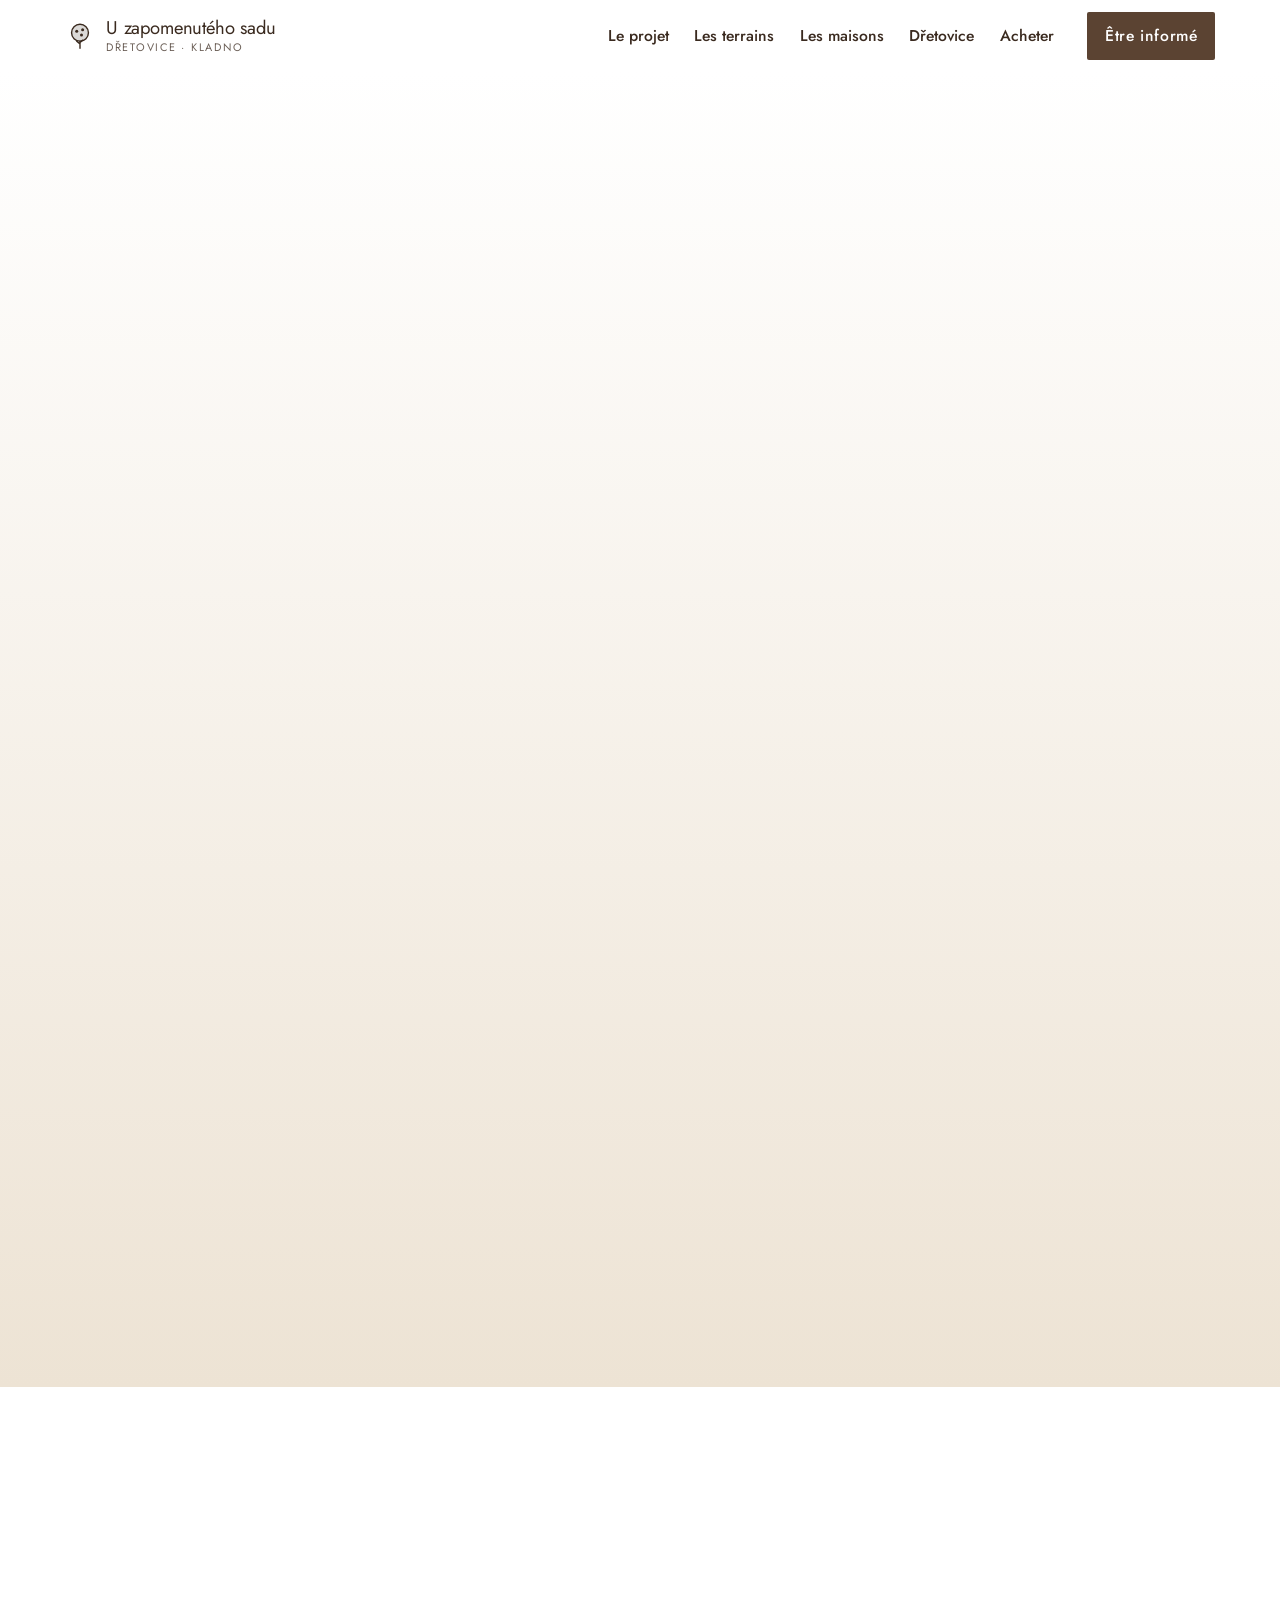
<file: comment-acheter/index.html>
<!DOCTYPE html>
<html lang="fr">
<head>
    <meta charset="UTF-8">
    <meta name="viewport" content="width=device-width, initial-scale=1">
    <!-- DEV : version française provisoire, ne pas indexer. -->
    <meta name="robots" content="noindex, nofollow">
    <title>Acheter un terrain et faire bâtir sa maison près de Prague</title>
    <meta name="description" content="Promesse de vente, contrat de construction, cadastre, financement : toutes les étapes pour acheter un terrain et faire construire votre maison à Dřetovice.">
    <link rel="canonical" href="https://uzapomenutehosadu.cz/comment-acheter/">
    <meta property="og:title" content="Acheter un terrain et faire bâtir sa maison près de Prague">
    <meta property="og:description" content="Promesse de vente, contrat de construction, cadastre, financement : toutes les étapes pour acheter un terrain et faire construire votre maison à Dřetovice.">
    <meta property="og:image" content="https://uzapomenutehosadu.cz/assets/images/og-image.jpg">
    <meta property="og:url" content="https://uzapomenutehosadu.cz/comment-acheter/">
    <meta property="og:type" content="website">
    <meta property="og:locale" content="fr_FR">
    <meta property="og:site_name" content="U zapomenutého sadu">
    <meta name="theme-color" content="#f7f2ea">
    <link rel="icon" href="../assets/icons/favicon.svg" type="image/svg+xml">
    <link rel="preload" href="../assets/fonts/jost-latin.woff2" as="font" type="font/woff2" crossorigin>
    <link rel="stylesheet" href="../css/style.css?v=20261016g">
    <script>document.documentElement.classList.add('js');</script>
    <script type="application/ld+json">
{
  "@context": "https://schema.org",
  "@type": "BreadcrumbList",
  "itemListElement": [
    {
      "@type": "ListItem",
      "position": 1,
      "name": "U zapomenutého sadu",
      "item": "https://uzapomenutehosadu.cz/"
    },
    {
      "@type": "ListItem",
      "position": 2,
      "name": "Comment acheter",
      "item": "https://uzapomenutehosadu.cz/comment-acheter/"
    }
  ]
}
    </script>
</head>
<body>
    <a class="skip-link" href="#contenu">Aller au contenu</a>
    <header class="site-header site-header--page">
        <div class="wrap">
            <a class="brand" href="../">
                <svg viewBox="0 0 32 32" aria-hidden="true"><circle cx="16" cy="12.5" r="9" fill="currentColor" opacity=".18"/><circle cx="16" cy="12.5" r="9" fill="none" stroke="currentColor" stroke-width="1.5"/><path d="M16 21.5V29M16 24.5l-3.5-3M16 23l3-2.6" stroke="currentColor" stroke-width="1.5" fill="none" stroke-linecap="round"/><circle cx="12.5" cy="11" r="1.6" fill="currentColor"/><circle cx="18.8" cy="9.4" r="1.6" fill="currentColor"/><circle cx="17.6" cy="15" r="1.6" fill="currentColor"/></svg>
                <span>U zapomenutého sadu<small>Dřetovice · Kladno</small></span>
            </a>
            <button class="nav-toggle" type="button" aria-expanded="false" aria-controls="site-nav"><span></span>Menu</button>
            <nav class="site-nav" id="site-nav" aria-label="Navigation principale">
                <ul role="list">
                    <li><a href="../#avancement">Le projet</a></li>
                    <li><a href="../#terrains">Les terrains</a></li>
                    <li><a href="../#maisons">Les maisons</a></li>
                    <li><a href="../dretovice/">Dřetovice</a></li>
                    <li><a href="../comment-acheter/">Acheter</a></li>
                    <li><a class="btn" href="../#contact">Être informé</a></li>
                </ul>
            </nav>
        </div>
    </header>

    <main id="contenu">
        <section class="page-hero">
            <div class="wrap">
                <nav class="breadcrumb" aria-label="Fil d'Ariane">
                    <ol>
                        <li><a href="../">U zapomenutého sadu</a></li>
                        <li aria-current="page">Comment acheter</li>
                    </ol>
                </nav>
                <h1>Acheter un terrain et faire construire votre maison à Dřetovice</h1>
                <p class="lead">Deux contrats, deux interlocuteurs. Vous achetez le terrain à son propriétaire. Vous signez la construction de la maison directement avec le constructeur.</p>
            </div>
        </section>
        <section class="section bg-cream" style="padding-top:clamp(3rem,2rem + 3vw,5rem)">
            <div class="wrap">
                <div class="prose">

                    <h2>Les étapes de l'achat</h2>
                    <h3>1. Prise de contact</h3>
                    <p>Vous remplissez le formulaire d'intérêt. Nous vous informons dès l'ouverture des ventes, avec les prix et les plans.</p>
                    <h3>2. Visite du terrain</h3>
                    <p>Sur rendez-vous, à Dřetovice. Vous voyez le terrain, l'orientation et la vue.</p>
                    <h3>3. Promesse de vente du terrain</h3>
                    <p>Elle porte sur le terrain que vous avez choisi. Conditions <span class="todo">[À CONFIRMER]</span>.</p>
                    <h3>4. Contrat de construction avec le constructeur</h3>
                    <p>Vous le signez directement avec le constructeur. Vous y fixez la disposition (4+kk ou 5+kk), le nombre de salles de bains et les options.</p>
                    <h3>5. Inscription au cadastre</h3>
                    <p>Le terrain est enregistré à votre nom au cadastre en 3 mois environ.</p>
                    <h3>6. Construction et livraison</h3>
                    <p>Les éléments de la maison sont préfabriqués en atelier puis montés sur le terrain. La maison est livrée sous un an après la signature du contrat de construction.</p>

                    <h2>Financement</h2>
                    <p>Vous financez le terrain et la maison par un prêt immobilier auprès de votre banque ou de votre courtier. Nous ne donnons pas de conseil en financement.</p>

                    <h2>Frais à prévoir</h2>
                    <ul>
                        <li>Frais d'avocat ou de notaire pour les contrats <span class="todo">[À CONFIRMER]</span></li>
                        <li>Frais d'inscription au cadastre</li>
                        <li>Frais de dossier bancaire</li>
                        <li>TVA sur le terrain et sur la maison <span class="todo">[À CONFIRMER]</span></li>
                    </ul>

                    <h2>Où en est le projet</h2>
                    <p>Viabilisation en cours. Permis de construire des maisons en cours d'instruction. Ouverture des ventes prochainement. <a href="../#avancement">Voir la frise d'avancement</a>.</p>


                <div class="page-cta">
                    <h2>Être informé en priorité</h2>
                    <p>Recevez les prix et les plans dès l'ouverture des ventes. L'inscription ne vous engage à rien.</p>
                    <p style="margin-top:1.5rem"><a class="btn btn--primary" href="../#contact">Remplir le formulaire <svg viewBox="0 0 24 24" fill="none" stroke="currentColor" stroke-width="1.5" aria-hidden="true"><path d="M5 12h14M13 6l6 6-6 6"/></svg></a></p>
                </div>
                </div>
            </div>
        </section>
    </main>

    <footer class="site-footer">
        <div class="wrap">
            <div class="footer-grid">
                <div class="footer-brand">
                    <p class="serif">U zapomenutého sadu</p>
                    <p>Au verger oublié. Dřetovice, district de Kladno, Bohême centrale.<br>Porteur du projet : <span class="todo">[À CONFIRMER]</span>.</p>
                </div>
                <ul class="footer-links" role="list">
                    <li><a href="../comment-acheter/">Comment acheter</a></li>
                    <li><a href="../dretovice/">Le village de Dřetovice</a></li>
                    <li><a href="../mentions-legales/">Mentions légales</a></li>
                    <li><a href="../confidentialite/">Confidentialité</a></li>
                </ul>
                <div>
                    <p class="note" style="margin-bottom:.5rem">Langue</p>
                    <ul class="lang" role="list">
                        <li><span aria-disabled="true" title="Version tchèque en préparation">CZ</span></li>
                        <li><span aria-disabled="true" title="Version anglaise en préparation">EN</span></li>
                        <li><a href="./" aria-current="page" lang="fr">FR</a></li>
                    </ul>
                </div>
            </div>
            <div class="footer-bottom">
                <p>&copy; <span id="year">2026</span> U zapomenutého sadu</p>
                <p>Plan et descriptif non contractuels.</p>
            </div>
        </div>
    </footer>
    <script src="../js/main.js?v=20261016g" defer></script>
</body>
</html>
</file>
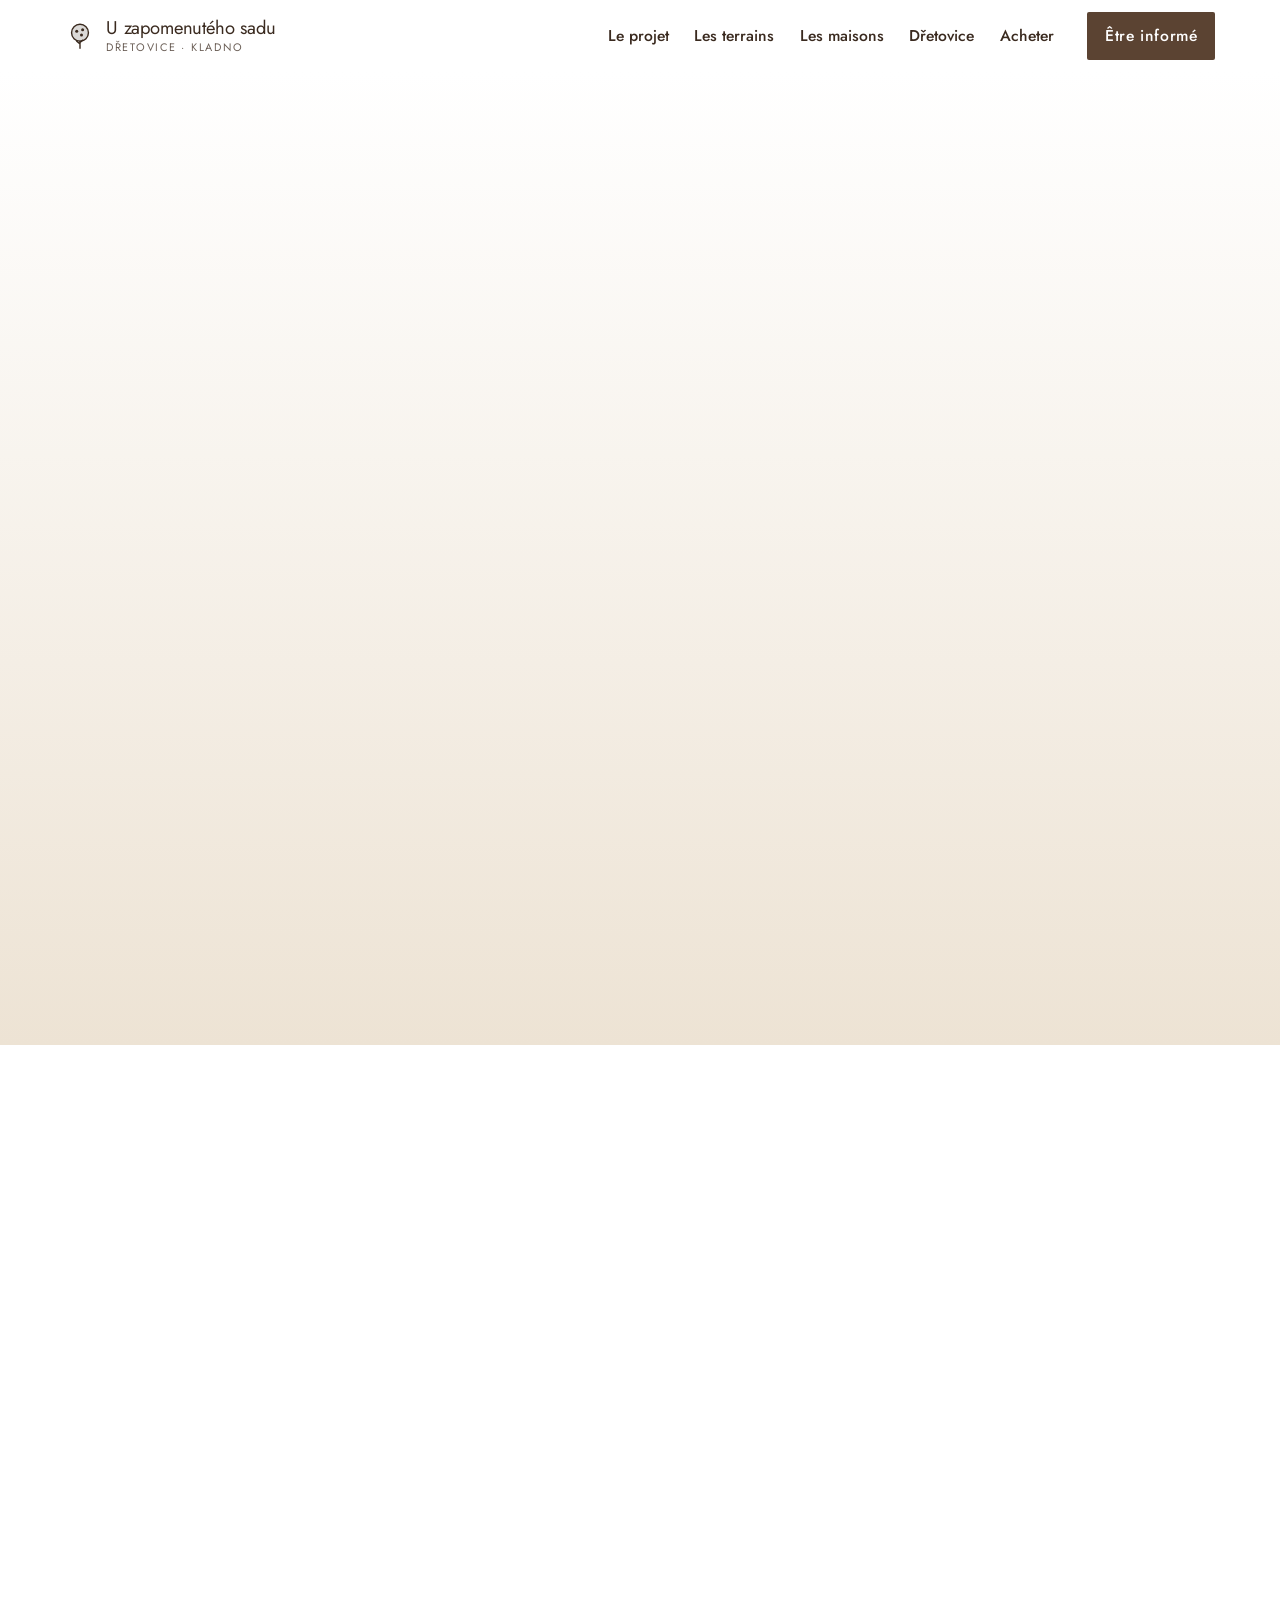
<file: confidentialite/index.html>
<!DOCTYPE html>
<html lang="fr">
<head>
    <meta charset="UTF-8">
    <meta name="viewport" content="width=device-width, initial-scale=1">
    <!-- DEV : version française provisoire, ne pas indexer. -->
    <meta name="robots" content="noindex, nofollow">
    <title>Politique de confidentialité | U zapomenutého sadu</title>
    <meta name="description" content="Comment nous traitons les données envoyées via le formulaire d'intérêt du projet U zapomenutého sadu : finalités, durée, droits RGPD.">
    <link rel="canonical" href="https://uzapomenutehosadu.cz/confidentialite/">
    <meta property="og:title" content="Politique de confidentialité | U zapomenutého sadu">
    <meta property="og:description" content="Comment nous traitons les données envoyées via le formulaire d'intérêt du projet U zapomenutého sadu : finalités, durée, droits RGPD.">
    <meta property="og:image" content="https://uzapomenutehosadu.cz/assets/images/og-image.jpg">
    <meta property="og:url" content="https://uzapomenutehosadu.cz/confidentialite/">
    <meta property="og:type" content="website">
    <meta property="og:locale" content="fr_FR">
    <meta property="og:site_name" content="U zapomenutého sadu">
    <meta name="theme-color" content="#f7f2ea">
    <link rel="icon" href="../assets/icons/favicon.svg" type="image/svg+xml">
    <link rel="preload" href="../assets/fonts/jost-latin.woff2" as="font" type="font/woff2" crossorigin>
    <link rel="stylesheet" href="../css/style.css?v=20261016g">
    <script>document.documentElement.classList.add('js');</script>
    <script type="application/ld+json">
{
  "@context": "https://schema.org",
  "@type": "BreadcrumbList",
  "itemListElement": [
    {
      "@type": "ListItem",
      "position": 1,
      "name": "U zapomenutého sadu",
      "item": "https://uzapomenutehosadu.cz/"
    },
    {
      "@type": "ListItem",
      "position": 2,
      "name": "Confidentialité",
      "item": "https://uzapomenutehosadu.cz/confidentialite/"
    }
  ]
}
    </script>
</head>
<body>
    <a class="skip-link" href="#contenu">Aller au contenu</a>
    <header class="site-header site-header--page">
        <div class="wrap">
            <a class="brand" href="../">
                <svg viewBox="0 0 32 32" aria-hidden="true"><circle cx="16" cy="12.5" r="9" fill="currentColor" opacity=".18"/><circle cx="16" cy="12.5" r="9" fill="none" stroke="currentColor" stroke-width="1.5"/><path d="M16 21.5V29M16 24.5l-3.5-3M16 23l3-2.6" stroke="currentColor" stroke-width="1.5" fill="none" stroke-linecap="round"/><circle cx="12.5" cy="11" r="1.6" fill="currentColor"/><circle cx="18.8" cy="9.4" r="1.6" fill="currentColor"/><circle cx="17.6" cy="15" r="1.6" fill="currentColor"/></svg>
                <span>U zapomenutého sadu<small>Dřetovice · Kladno</small></span>
            </a>
            <button class="nav-toggle" type="button" aria-expanded="false" aria-controls="site-nav"><span></span>Menu</button>
            <nav class="site-nav" id="site-nav" aria-label="Navigation principale">
                <ul role="list">
                    <li><a href="../#avancement">Le projet</a></li>
                    <li><a href="../#terrains">Les terrains</a></li>
                    <li><a href="../#maisons">Les maisons</a></li>
                    <li><a href="../dretovice/">Dřetovice</a></li>
                    <li><a href="../comment-acheter/">Acheter</a></li>
                    <li><a class="btn" href="../#contact">Être informé</a></li>
                </ul>
            </nav>
        </div>
    </header>

    <main id="contenu">
        <section class="page-hero">
            <div class="wrap">
                <nav class="breadcrumb" aria-label="Fil d'Ariane">
                    <ol>
                        <li><a href="../">U zapomenutého sadu</a></li>
                        <li aria-current="page">Confidentialité</li>
                    </ol>
                </nav>
                <h1>Politique de confidentialité</h1>
                <p class="lead">Ce texte explique quelles données nous collectons via le formulaire d'intérêt, pourquoi, combien de temps, et quels sont vos droits.</p>
            </div>
        </section>
        <section class="section bg-cream" style="padding-top:clamp(3rem,2rem + 3vw,5rem)">
            <div class="wrap">
                <div class="prose">

                    <h2>Responsable du traitement</h2>
                    <p>Raison sociale <span class="todo">[À CONFIRMER]</span>, IČO <span class="todo">[À CONFIRMER]</span>, siège <span class="todo">[À CONFIRMER]</span>.<br>
                    Contact pour vos données : <span class="todo">[CONTACT À CONFIRMER]</span></p>

                    <h2>Données collectées</h2>
                    <p>Via le formulaire d'intérêt : nom, adresse e-mail, téléphone (facultatif), terrain qui vous intéresse (facultatif), message (facultatif). Nous enregistrons aussi la date d'envoi et l'adresse IP, pour prouver votre consentement et lutter contre les abus.</p>

                    <h2>Finalités et base légale</h2>
                    <table>
                        <thead><tr><th scope="col">Finalité</th><th scope="col">Base légale (RGPD)</th></tr></thead>
                        <tbody>
                            <tr><td>Vous informer de l'ouverture des ventes et de l'avancement du projet</td><td>Votre consentement, article 6.1.a</td></tr>
                            <tr><td>Répondre à votre demande et préparer une éventuelle vente</td><td>Mesures précontractuelles à votre demande, article 6.1.b</td></tr>
                            <tr><td>Prouver votre consentement, prévenir les abus</td><td>Intérêt légitime, article 6.1.f</td></tr>
                        </tbody>
                    </table>

                    <h2>Destinataires</h2>
                    <ul>
                        <li>Le propriétaire des terrains, éditeur de ce site.</li>
                        <li>Le constructeur des maisons, si vous souhaitez un contrat de construction <span class="todo">[À CONFIRMER]</span>.</li>
                        <li>Notre hébergeur, Hetzner Online GmbH (Allemagne), comme sous-traitant technique.</li>
                    </ul>
                    <p>Vos données ne sont ni vendues ni transmises hors de l'Union européenne.</p>

                    <h2>Durée de conservation</h2>
                    <p>Jusqu'à la fin de la commercialisation du projet, et au plus 3 ans après votre dernier contact <span class="todo">[À CONFIRMER]</span>. Si vous devenez acheteur, les durées légales liées aux contrats s'appliquent.</p>

                    <h2>Vos droits</h2>
                    <p>Vous pouvez à tout moment retirer votre consentement, accéder à vos données, les corriger, les effacer, en limiter le traitement, vous y opposer et demander leur portabilité. Écrivez à <span class="todo">[CONTACT À CONFIRMER]</span>.</p>
                    <p>Vous pouvez aussi déposer une plainte auprès de l'autorité tchèque de protection des données : Úřad pro ochranu osobních údajů, Pplk. Sochora 27, 170 00 Praha 7, <a href="https://uoou.gov.cz/" target="_blank" rel="noopener">uoou.gov.cz</a>.</p>

                    <h2>Cookies et services tiers</h2>
                    <p>Ce site ne dépose aucun cookie de mesure d'audience ni de publicité. La page d'accueil affiche une carte Mapy.com (Seznam.cz), qui peut déposer ses propres cookies. La vidéo YouTube n'est chargée qu'après votre clic.</p>


                </div>
            </div>
        </section>
    </main>

    <footer class="site-footer">
        <div class="wrap">
            <div class="footer-grid">
                <div class="footer-brand">
                    <p class="serif">U zapomenutého sadu</p>
                    <p>Au verger oublié. Dřetovice, district de Kladno, Bohême centrale.<br>Porteur du projet : <span class="todo">[À CONFIRMER]</span>.</p>
                </div>
                <ul class="footer-links" role="list">
                    <li><a href="../comment-acheter/">Comment acheter</a></li>
                    <li><a href="../dretovice/">Le village de Dřetovice</a></li>
                    <li><a href="../mentions-legales/">Mentions légales</a></li>
                    <li><a href="../confidentialite/">Confidentialité</a></li>
                </ul>
                <div>
                    <p class="note" style="margin-bottom:.5rem">Langue</p>
                    <ul class="lang" role="list">
                        <li><span aria-disabled="true" title="Version tchèque en préparation">CZ</span></li>
                        <li><span aria-disabled="true" title="Version anglaise en préparation">EN</span></li>
                        <li><a href="./" aria-current="page" lang="fr">FR</a></li>
                    </ul>
                </div>
            </div>
            <div class="footer-bottom">
                <p>&copy; <span id="year">2026</span> U zapomenutého sadu</p>
                <p>Plan et descriptif non contractuels.</p>
            </div>
        </div>
    </footer>
    <script src="../js/main.js?v=20261016g" defer></script>
</body>
</html>
</file>
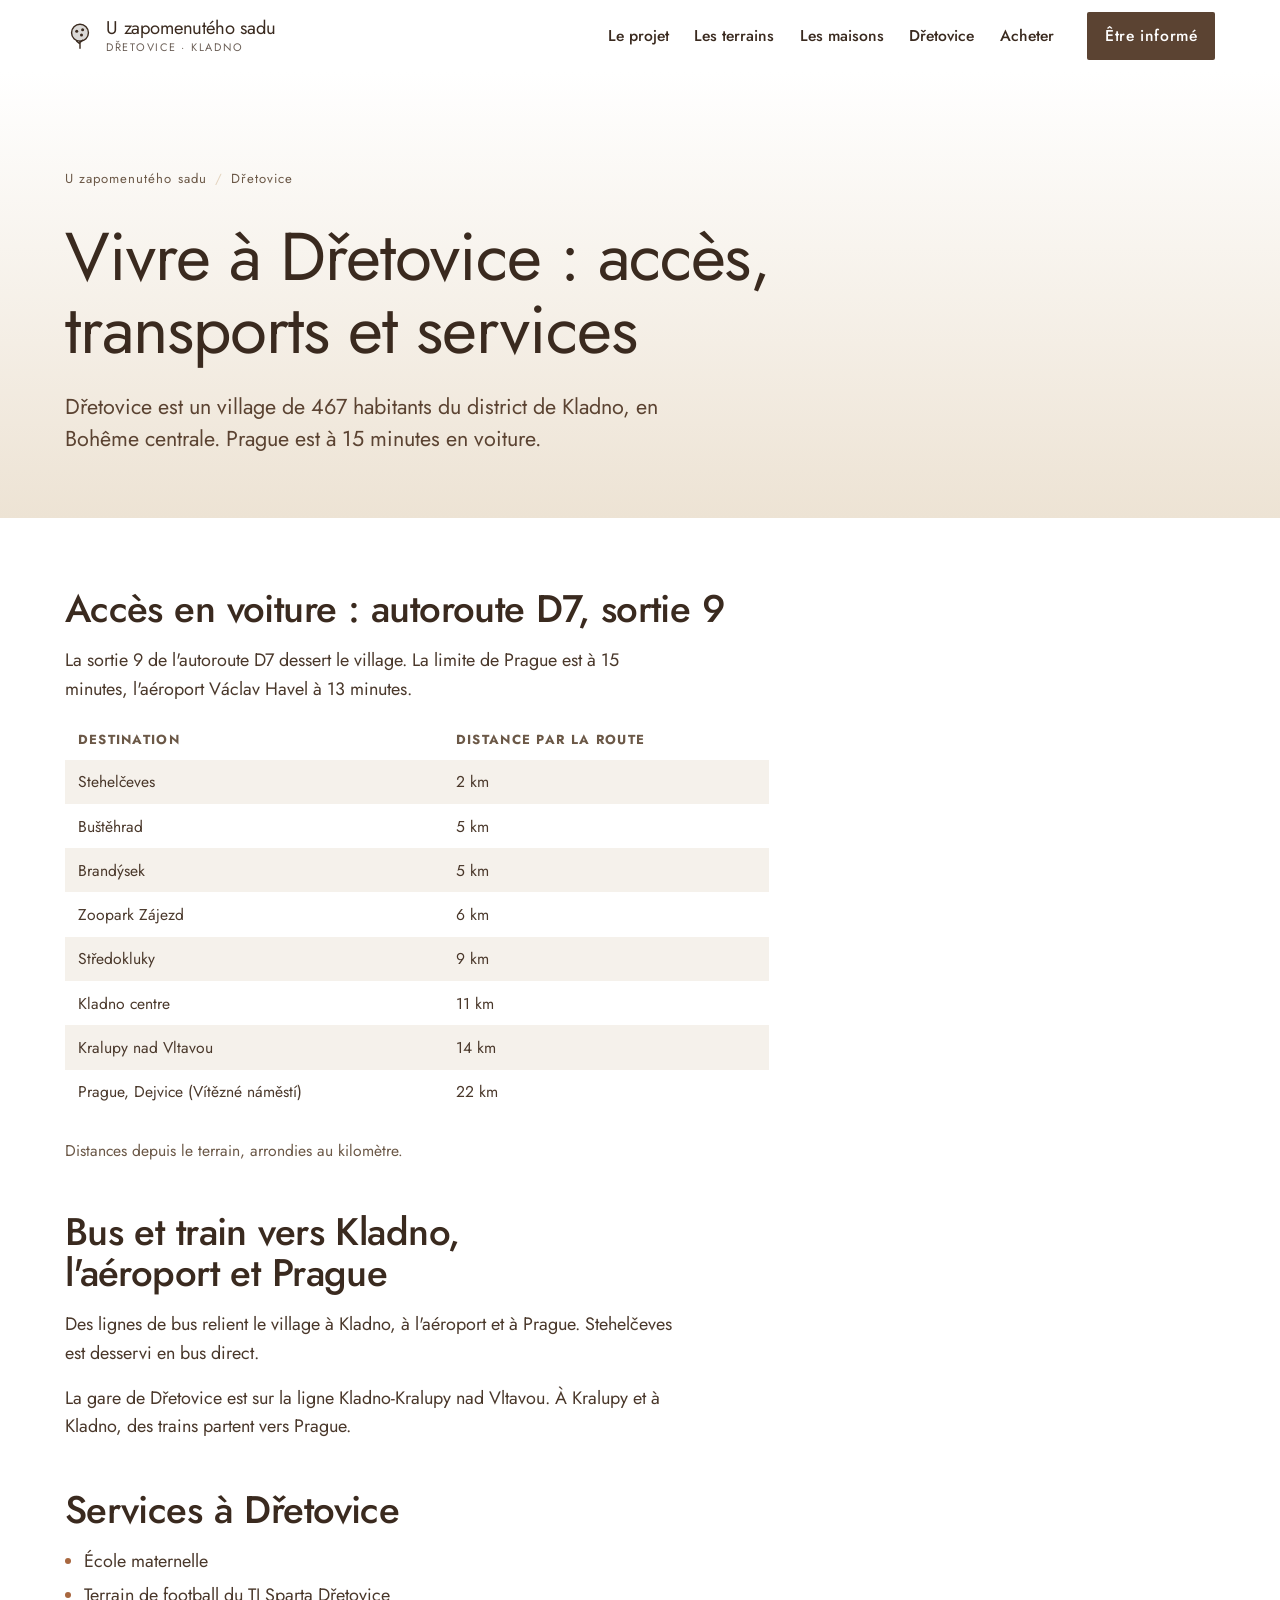
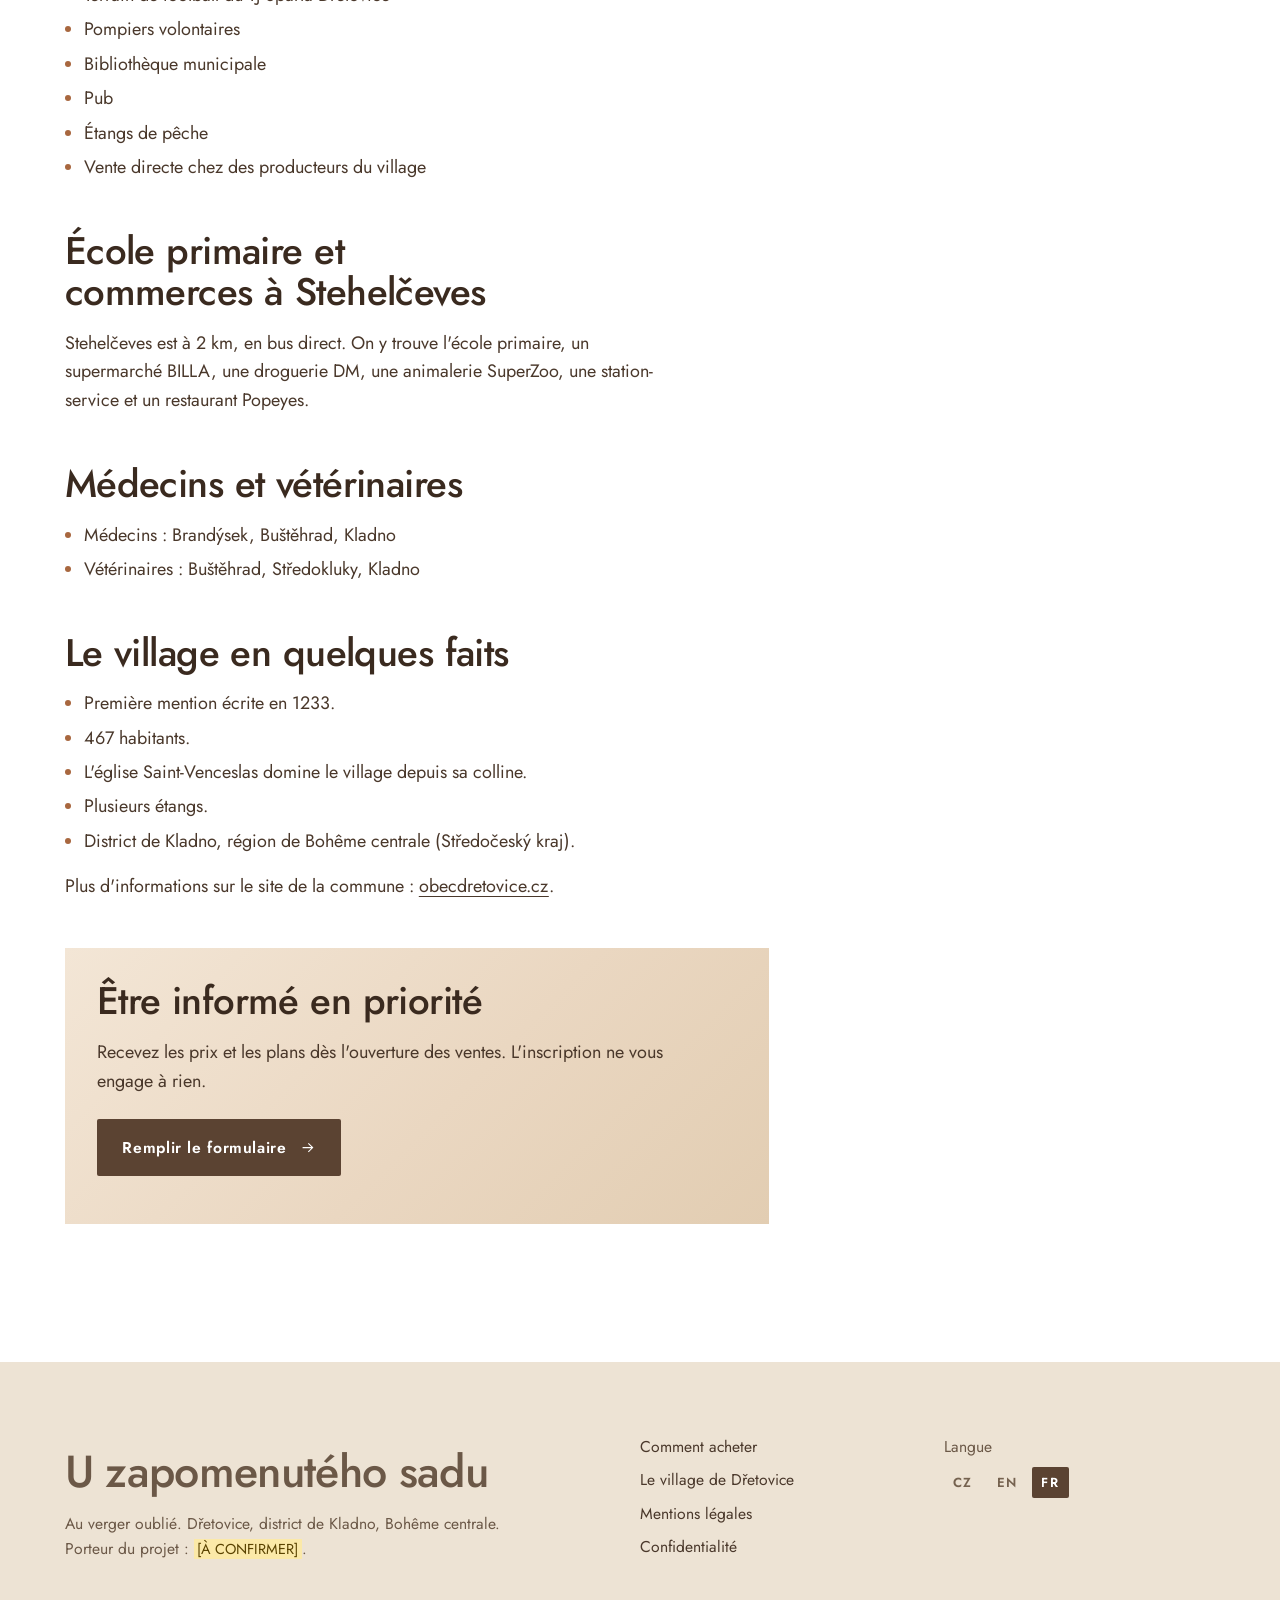
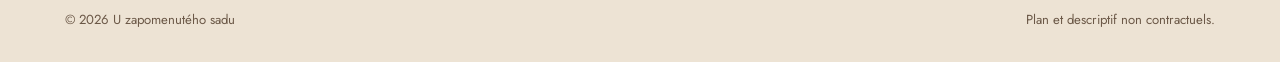
<file: dretovice/index.html>
<!DOCTYPE html>
<html lang="fr">
<head>
    <meta charset="UTF-8">
    <meta name="viewport" content="width=device-width, initial-scale=1">
    <!-- DEV : version française provisoire, ne pas indexer. -->
    <meta name="robots" content="noindex, nofollow">
    <title>Dřetovice : accès, transports et services près de Prague</title>
    <meta name="description" content="Dřetovice, district de Kladno : D7 sortie 9, aéroport à 13 minutes, train vers Kralupy, école et commerces à Stehelčeves. Distances et services du village.">
    <link rel="canonical" href="https://uzapomenutehosadu.cz/dretovice/">
    <meta property="og:title" content="Dřetovice : accès, transports et services près de Prague">
    <meta property="og:description" content="Dřetovice, district de Kladno : D7 sortie 9, aéroport à 13 minutes, train vers Kralupy, école et commerces à Stehelčeves. Distances et services du village.">
    <meta property="og:image" content="https://uzapomenutehosadu.cz/assets/images/og-image.jpg">
    <meta property="og:url" content="https://uzapomenutehosadu.cz/dretovice/">
    <meta property="og:type" content="website">
    <meta property="og:locale" content="fr_FR">
    <meta property="og:site_name" content="U zapomenutého sadu">
    <meta name="theme-color" content="#f7f2ea">
    <link rel="icon" href="../assets/icons/favicon.svg" type="image/svg+xml">
    <link rel="preload" href="../assets/fonts/jost-latin.woff2" as="font" type="font/woff2" crossorigin>
    <link rel="stylesheet" href="../css/style.css?v=20261016g">
    <script>document.documentElement.classList.add('js');</script>
    <script type="application/ld+json">
{
  "@context": "https://schema.org",
  "@type": "BreadcrumbList",
  "itemListElement": [
    {
      "@type": "ListItem",
      "position": 1,
      "name": "U zapomenutého sadu",
      "item": "https://uzapomenutehosadu.cz/"
    },
    {
      "@type": "ListItem",
      "position": 2,
      "name": "Dřetovice",
      "item": "https://uzapomenutehosadu.cz/dretovice/"
    }
  ]
}
    </script>
    <script type="application/ld+json">
{
  "@context": "https://schema.org",
  "@type": "Place",
  "name": "Dřetovice",
  "description": "Village du district de Kladno, région de Bohême centrale. Première mention en 1233, 467 habitants.",
  "geo": {
    "@type": "GeoCoordinates",
    "latitude": 50.1841793,
    "longitude": 14.2032643
  },
  "address": {
    "@type": "PostalAddress",
    "addressLocality": "Dřetovice",
    "addressRegion": "Středočeský kraj",
    "addressCountry": "CZ"
  },
  "containedInPlace": {
    "@type": "AdministrativeArea",
    "name": "Okres Kladno"
  },
  "sameAs": [
    "https://cs.wikipedia.org/wiki/D%C5%99etovice",
    "https://www.obecdretovice.cz/"
  ]
}
    </script>
</head>
<body>
    <a class="skip-link" href="#contenu">Aller au contenu</a>
    <header class="site-header site-header--page">
        <div class="wrap">
            <a class="brand" href="../">
                <svg viewBox="0 0 32 32" aria-hidden="true"><circle cx="16" cy="12.5" r="9" fill="currentColor" opacity=".18"/><circle cx="16" cy="12.5" r="9" fill="none" stroke="currentColor" stroke-width="1.5"/><path d="M16 21.5V29M16 24.5l-3.5-3M16 23l3-2.6" stroke="currentColor" stroke-width="1.5" fill="none" stroke-linecap="round"/><circle cx="12.5" cy="11" r="1.6" fill="currentColor"/><circle cx="18.8" cy="9.4" r="1.6" fill="currentColor"/><circle cx="17.6" cy="15" r="1.6" fill="currentColor"/></svg>
                <span>U zapomenutého sadu<small>Dřetovice · Kladno</small></span>
            </a>
            <button class="nav-toggle" type="button" aria-expanded="false" aria-controls="site-nav"><span></span>Menu</button>
            <nav class="site-nav" id="site-nav" aria-label="Navigation principale">
                <ul role="list">
                    <li><a href="../#avancement">Le projet</a></li>
                    <li><a href="../#terrains">Les terrains</a></li>
                    <li><a href="../#maisons">Les maisons</a></li>
                    <li><a href="../dretovice/">Dřetovice</a></li>
                    <li><a href="../comment-acheter/">Acheter</a></li>
                    <li><a class="btn" href="../#contact">Être informé</a></li>
                </ul>
            </nav>
        </div>
    </header>

    <main id="contenu">
        <section class="page-hero">
            <div class="wrap">
                <nav class="breadcrumb" aria-label="Fil d'Ariane">
                    <ol>
                        <li><a href="../">U zapomenutého sadu</a></li>
                        <li aria-current="page">Dřetovice</li>
                    </ol>
                </nav>
                <h1>Vivre à Dřetovice : accès, transports et services</h1>
                <p class="lead">Dřetovice est un village de 467 habitants du district de Kladno, en Bohême centrale. Prague est à 15 minutes en voiture.</p>
            </div>
        </section>
        <section class="section bg-cream" style="padding-top:clamp(3rem,2rem + 3vw,5rem)">
            <div class="wrap">
                <div class="prose">

                    <h2>Accès en voiture : autoroute D7, sortie 9</h2>
                    <p>La sortie 9 de l'autoroute D7 dessert le village. La limite de Prague est à 15 minutes, l'aéroport Václav Havel à 13 minutes.</p>
                    <table>
                        <thead><tr><th scope="col">Destination</th><th scope="col">Distance par la route</th></tr></thead>
                        <tbody>
                            <tr><td>Stehelčeves</td><td>2 km</td></tr>
                            <tr><td>Buštěhrad</td><td>5 km</td></tr>
                            <tr><td>Brandýsek</td><td>5 km</td></tr>
                            <tr><td>Zoopark Zájezd</td><td>6 km</td></tr>
                            <tr><td>Středokluky</td><td>9 km</td></tr>
                            <tr><td>Kladno centre</td><td>11 km</td></tr>
                            <tr><td>Kralupy nad Vltavou</td><td>14 km</td></tr>
                            <tr><td>Prague, Dejvice (Vítězné náměstí)</td><td>22 km</td></tr>
                        </tbody>
                    </table>
                    <p class="note">Distances depuis le terrain, arrondies au kilomètre.</p>

                    <h2>Bus et train vers Kladno, l'aéroport et Prague</h2>
                    <p>Des lignes de bus relient le village à Kladno, à l'aéroport et à Prague. Stehelčeves est desservi en bus direct.</p>
                    <p>La gare de Dřetovice est sur la ligne Kladno-Kralupy nad Vltavou. À Kralupy et à Kladno, des trains partent vers Prague.</p>

                    <h2>Services à Dřetovice</h2>
                    <ul>
                        <li>École maternelle</li>
                        <li>Terrain de football du TJ Sparta Dřetovice</li>
                        <li>Pompiers volontaires</li>
                        <li>Bibliothèque municipale</li>
                        <li>Pub</li>
                        <li>Étangs de pêche</li>
                        <li>Vente directe chez des producteurs du village</li>
                    </ul>

                    <h2>École primaire et commerces à Stehelčeves</h2>
                    <p>Stehelčeves est à 2 km, en bus direct. On y trouve l'école primaire, un supermarché BILLA, une droguerie DM, une animalerie SuperZoo, une station-service et un restaurant Popeyes.</p>

                    <h2>Médecins et vétérinaires</h2>
                    <ul>
                        <li>Médecins : Brandýsek, Buštěhrad, Kladno</li>
                        <li>Vétérinaires : Buštěhrad, Středokluky, Kladno</li>
                    </ul>

                    <h2>Le village en quelques faits</h2>
                    <ul>
                        <li>Première mention écrite en 1233.</li>
                        <li>467 habitants.</li>
                        <li>L'église Saint-Venceslas domine le village depuis sa colline.</li>
                        <li>Plusieurs étangs.</li>
                        <li>District de Kladno, région de Bohême centrale (Středočeský kraj).</li>
                    </ul>
                    <p>Plus d'informations sur le site de la commune : <a href="https://www.obecdretovice.cz/" target="_blank" rel="noopener">obecdretovice.cz</a>.</p>


                <div class="page-cta">
                    <h2>Être informé en priorité</h2>
                    <p>Recevez les prix et les plans dès l'ouverture des ventes. L'inscription ne vous engage à rien.</p>
                    <p style="margin-top:1.5rem"><a class="btn btn--primary" href="../#contact">Remplir le formulaire <svg viewBox="0 0 24 24" fill="none" stroke="currentColor" stroke-width="1.5" aria-hidden="true"><path d="M5 12h14M13 6l6 6-6 6"/></svg></a></p>
                </div>
                </div>
            </div>
        </section>
    </main>

    <footer class="site-footer">
        <div class="wrap">
            <div class="footer-grid">
                <div class="footer-brand">
                    <p class="serif">U zapomenutého sadu</p>
                    <p>Au verger oublié. Dřetovice, district de Kladno, Bohême centrale.<br>Porteur du projet : <span class="todo">[À CONFIRMER]</span>.</p>
                </div>
                <ul class="footer-links" role="list">
                    <li><a href="../comment-acheter/">Comment acheter</a></li>
                    <li><a href="../dretovice/">Le village de Dřetovice</a></li>
                    <li><a href="../mentions-legales/">Mentions légales</a></li>
                    <li><a href="../confidentialite/">Confidentialité</a></li>
                </ul>
                <div>
                    <p class="note" style="margin-bottom:.5rem">Langue</p>
                    <ul class="lang" role="list">
                        <li><span aria-disabled="true" title="Version tchèque en préparation">CZ</span></li>
                        <li><span aria-disabled="true" title="Version anglaise en préparation">EN</span></li>
                        <li><a href="./" aria-current="page" lang="fr">FR</a></li>
                    </ul>
                </div>
            </div>
            <div class="footer-bottom">
                <p>&copy; <span id="year">2026</span> U zapomenutého sadu</p>
                <p>Plan et descriptif non contractuels.</p>
            </div>
        </div>
    </footer>
    <script src="../js/main.js?v=20261016g" defer></script>
</body>
</html>
</file>
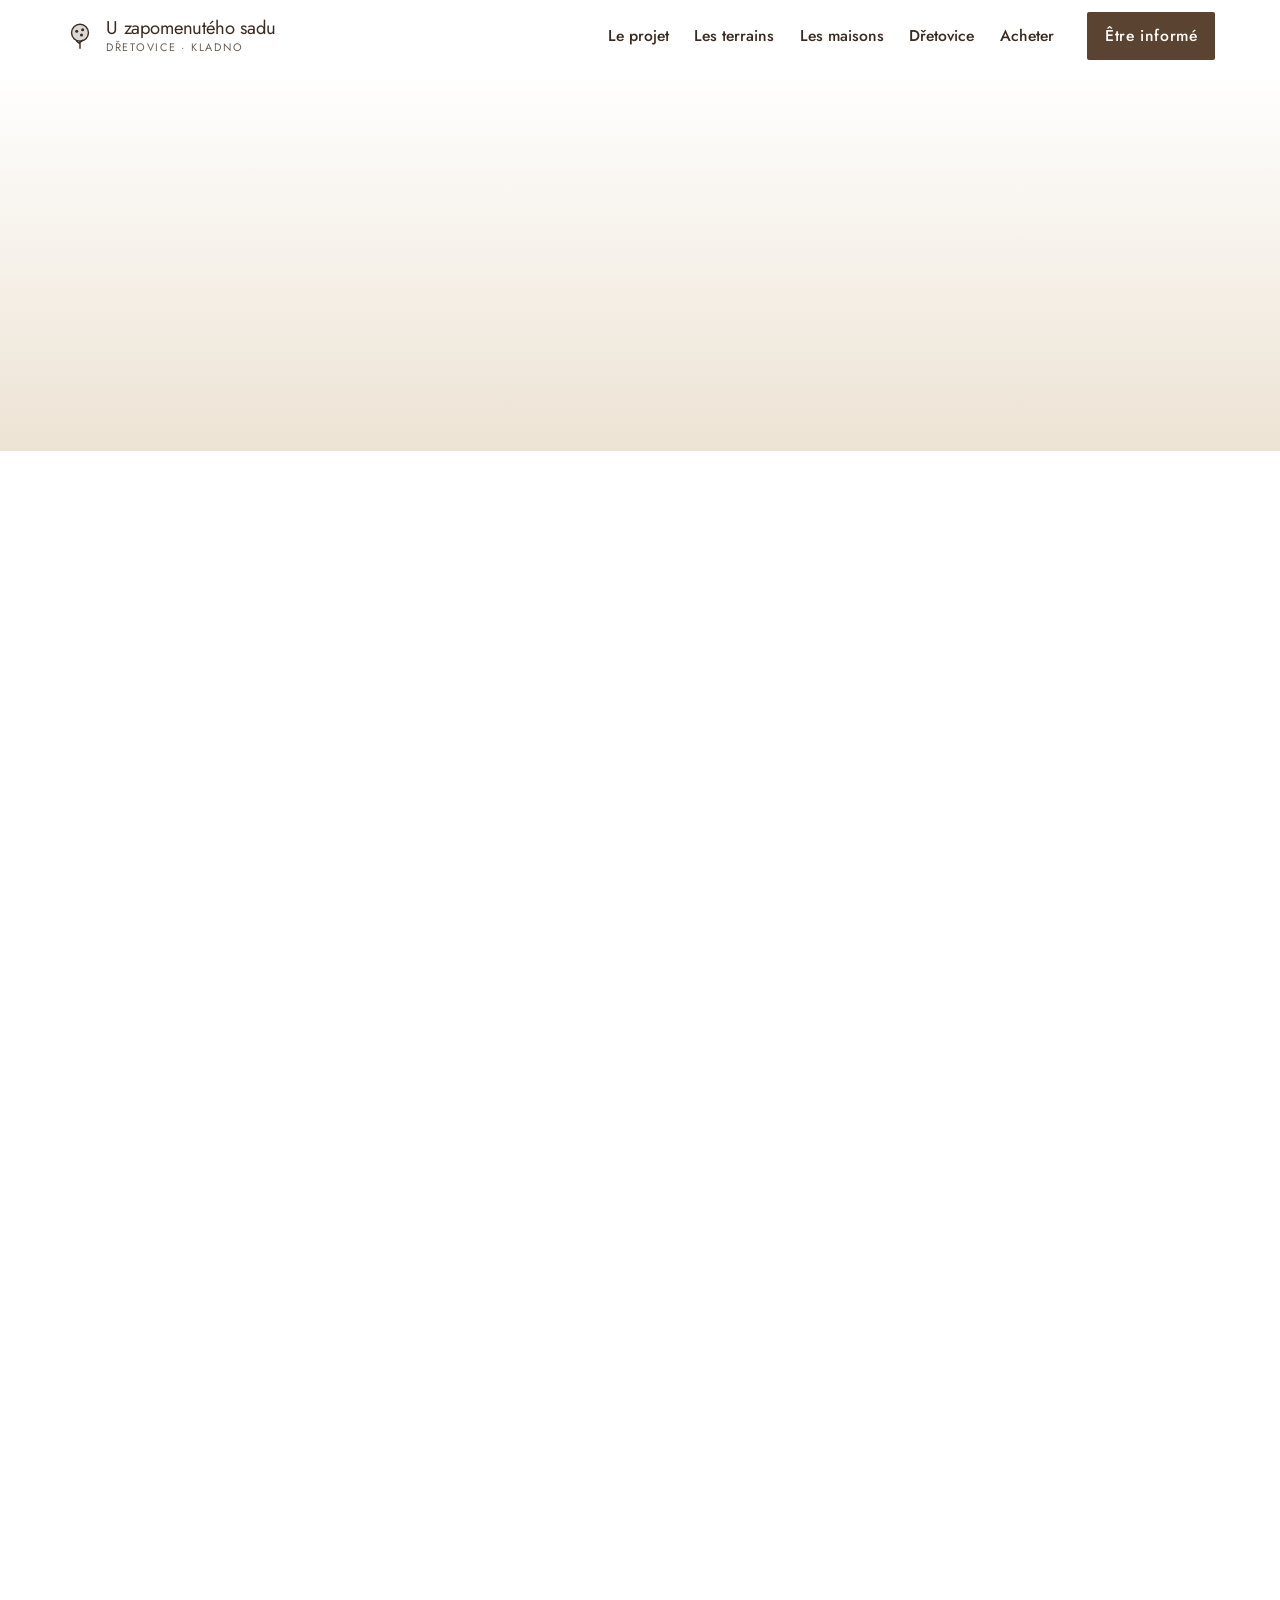
<file: mentions-legales/index.html>
<!DOCTYPE html>
<html lang="fr">
<head>
    <meta charset="UTF-8">
    <meta name="viewport" content="width=device-width, initial-scale=1">
    <!-- DEV : version française provisoire, ne pas indexer. -->
    <meta name="robots" content="noindex, nofollow">
    <title>Mentions légales | U zapomenutého sadu</title>
    <meta name="description" content="Mentions légales du site uzapomenutehosadu.cz : éditeur, hébergeur, propriété intellectuelle et responsabilité.">
    <link rel="canonical" href="https://uzapomenutehosadu.cz/mentions-legales/">
    <meta property="og:title" content="Mentions légales | U zapomenutého sadu">
    <meta property="og:description" content="Mentions légales du site uzapomenutehosadu.cz : éditeur, hébergeur, propriété intellectuelle et responsabilité.">
    <meta property="og:image" content="https://uzapomenutehosadu.cz/assets/images/og-image.jpg">
    <meta property="og:url" content="https://uzapomenutehosadu.cz/mentions-legales/">
    <meta property="og:type" content="website">
    <meta property="og:locale" content="fr_FR">
    <meta property="og:site_name" content="U zapomenutého sadu">
    <meta name="theme-color" content="#f7f2ea">
    <link rel="icon" href="../assets/icons/favicon.svg" type="image/svg+xml">
    <link rel="preload" href="../assets/fonts/jost-latin.woff2" as="font" type="font/woff2" crossorigin>
    <link rel="stylesheet" href="../css/style.css?v=20261016g">
    <script>document.documentElement.classList.add('js');</script>
    <script type="application/ld+json">
{
  "@context": "https://schema.org",
  "@type": "BreadcrumbList",
  "itemListElement": [
    {
      "@type": "ListItem",
      "position": 1,
      "name": "U zapomenutého sadu",
      "item": "https://uzapomenutehosadu.cz/"
    },
    {
      "@type": "ListItem",
      "position": 2,
      "name": "Mentions légales",
      "item": "https://uzapomenutehosadu.cz/mentions-legales/"
    }
  ]
}
    </script>
</head>
<body>
    <a class="skip-link" href="#contenu">Aller au contenu</a>
    <header class="site-header site-header--page">
        <div class="wrap">
            <a class="brand" href="../">
                <svg viewBox="0 0 32 32" aria-hidden="true"><circle cx="16" cy="12.5" r="9" fill="currentColor" opacity=".18"/><circle cx="16" cy="12.5" r="9" fill="none" stroke="currentColor" stroke-width="1.5"/><path d="M16 21.5V29M16 24.5l-3.5-3M16 23l3-2.6" stroke="currentColor" stroke-width="1.5" fill="none" stroke-linecap="round"/><circle cx="12.5" cy="11" r="1.6" fill="currentColor"/><circle cx="18.8" cy="9.4" r="1.6" fill="currentColor"/><circle cx="17.6" cy="15" r="1.6" fill="currentColor"/></svg>
                <span>U zapomenutého sadu<small>Dřetovice · Kladno</small></span>
            </a>
            <button class="nav-toggle" type="button" aria-expanded="false" aria-controls="site-nav"><span></span>Menu</button>
            <nav class="site-nav" id="site-nav" aria-label="Navigation principale">
                <ul role="list">
                    <li><a href="../#avancement">Le projet</a></li>
                    <li><a href="../#terrains">Les terrains</a></li>
                    <li><a href="../#maisons">Les maisons</a></li>
                    <li><a href="../dretovice/">Dřetovice</a></li>
                    <li><a href="../comment-acheter/">Acheter</a></li>
                    <li><a class="btn" href="../#contact">Être informé</a></li>
                </ul>
            </nav>
        </div>
    </header>

    <main id="contenu">
        <section class="page-hero">
            <div class="wrap">
                <nav class="breadcrumb" aria-label="Fil d'Ariane">
                    <ol>
                        <li><a href="../">U zapomenutého sadu</a></li>
                        <li aria-current="page">Mentions légales</li>
                    </ol>
                </nav>
                <h1>Mentions légales</h1>
                
            </div>
        </section>
        <section class="section bg-cream" style="padding-top:clamp(3rem,2rem + 3vw,5rem)">
            <div class="wrap">
                <div class="prose">

                    <h2>Éditeur du site</h2>
                    <p>Raison sociale : <span class="todo">[À CONFIRMER]</span><br>
                    Forme juridique : <span class="todo">[À CONFIRMER]</span><br>
                    IČO : <span class="todo">[À CONFIRMER]</span><br>
                    DIČ : <span class="todo">[À CONFIRMER]</span><br>
                    Siège : <span class="todo">[À CONFIRMER]</span><br>
                    Inscription au registre du commerce : <span class="todo">[À CONFIRMER]</span><br>
                    E-mail : <span class="todo">[CONTACT À CONFIRMER]</span><br>
                    Téléphone : <span class="todo">[CONTACT À CONFIRMER]</span></p>

                    <h2>Responsable de la publication</h2>
                    <p><span class="todo">[À CONFIRMER]</span></p>

                    <h2>Hébergement</h2>
                    <p>Hetzner Online GmbH, Industriestr. 25, 91710 Gunzenhausen, Allemagne.</p>

                    <h2>Propriété intellectuelle</h2>
                    <p>Les textes, photographies, plans et vidéos de ce site appartiennent à l'éditeur du site ou sont utilisés avec l'accord de leurs auteurs. Toute reproduction sans autorisation est interdite.</p>

                    <h2>Informations non contractuelles</h2>
                    <p>Les informations de ce site (surfaces, calendrier, équipements, plan de situation) sont données à titre indicatif. Elles peuvent évoluer avec l'avancement du projet et ne constituent pas une offre de vente. Seuls les contrats signés font foi.</p>

                    <h2>Services tiers</h2>
                    <p>La page d'accueil affiche une carte Mapy.com (Seznam.cz). La vidéo YouTube (Google) n'est chargée qu'après votre clic. Les conditions et politiques de confidentialité de ces services s'appliquent.</p>


                </div>
            </div>
        </section>
    </main>

    <footer class="site-footer">
        <div class="wrap">
            <div class="footer-grid">
                <div class="footer-brand">
                    <p class="serif">U zapomenutého sadu</p>
                    <p>Au verger oublié. Dřetovice, district de Kladno, Bohême centrale.<br>Porteur du projet : <span class="todo">[À CONFIRMER]</span>.</p>
                </div>
                <ul class="footer-links" role="list">
                    <li><a href="../comment-acheter/">Comment acheter</a></li>
                    <li><a href="../dretovice/">Le village de Dřetovice</a></li>
                    <li><a href="../mentions-legales/">Mentions légales</a></li>
                    <li><a href="../confidentialite/">Confidentialité</a></li>
                </ul>
                <div>
                    <p class="note" style="margin-bottom:.5rem">Langue</p>
                    <ul class="lang" role="list">
                        <li><span aria-disabled="true" title="Version tchèque en préparation">CZ</span></li>
                        <li><span aria-disabled="true" title="Version anglaise en préparation">EN</span></li>
                        <li><a href="./" aria-current="page" lang="fr">FR</a></li>
                    </ul>
                </div>
            </div>
            <div class="footer-bottom">
                <p>&copy; <span id="year">2026</span> U zapomenutého sadu</p>
                <p>Plan et descriptif non contractuels.</p>
            </div>
        </div>
    </footer>
    <script src="../js/main.js?v=20261016g" defer></script>
</body>
</html>
</file>
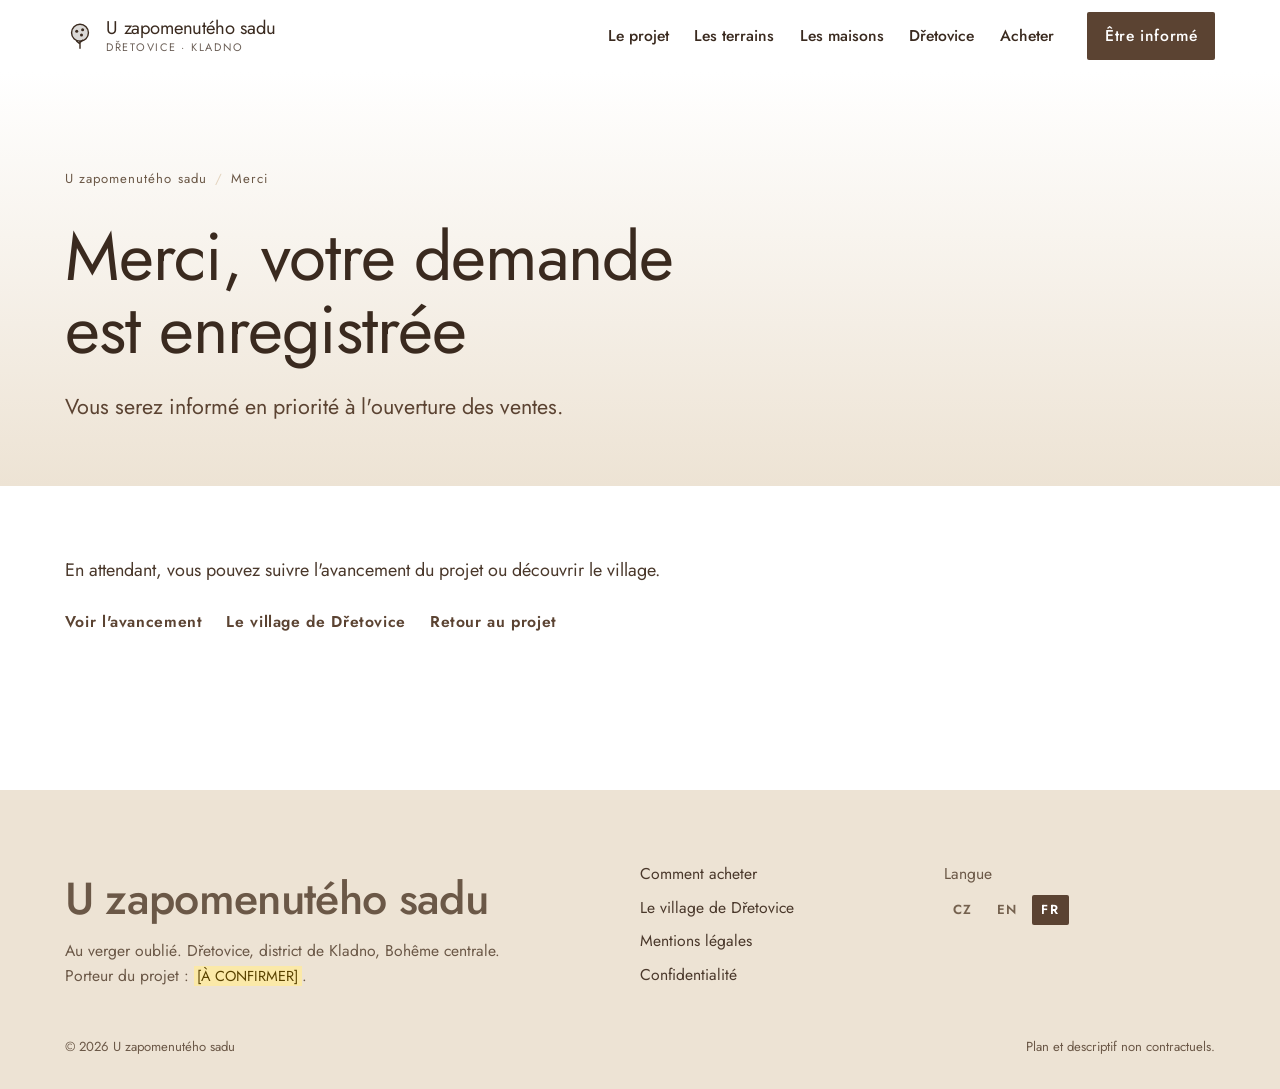
<file: merci/index.html>
<!DOCTYPE html>
<html lang="fr">
<head>
    <meta charset="UTF-8">
    <meta name="viewport" content="width=device-width, initial-scale=1">
    <!-- DEV : version française provisoire, ne pas indexer. -->
    <meta name="robots" content="noindex, nofollow">
    <title>Merci, votre demande est enregistrée | U zapomenutého sadu</title>
    <meta name="description" content="Votre demande d'information sur le projet U zapomenutého sadu à Dřetovice est enregistrée.">
    <link rel="canonical" href="https://uzapomenutehosadu.cz/merci/">
    <meta property="og:title" content="Merci, votre demande est enregistrée | U zapomenutého sadu">
    <meta property="og:description" content="Votre demande d'information sur le projet U zapomenutého sadu à Dřetovice est enregistrée.">
    <meta property="og:image" content="https://uzapomenutehosadu.cz/assets/images/og-image.jpg">
    <meta property="og:url" content="https://uzapomenutehosadu.cz/merci/">
    <meta property="og:type" content="website">
    <meta property="og:locale" content="fr_FR">
    <meta property="og:site_name" content="U zapomenutého sadu">
    <meta name="theme-color" content="#f7f2ea">
    <link rel="icon" href="../assets/icons/favicon.svg" type="image/svg+xml">
    <link rel="preload" href="../assets/fonts/jost-latin.woff2" as="font" type="font/woff2" crossorigin>
    <link rel="stylesheet" href="../css/style.css?v=20261016g">
    <script>document.documentElement.classList.add('js');</script>
    <script type="application/ld+json">
{
  "@context": "https://schema.org",
  "@type": "BreadcrumbList",
  "itemListElement": [
    {
      "@type": "ListItem",
      "position": 1,
      "name": "U zapomenutého sadu",
      "item": "https://uzapomenutehosadu.cz/"
    },
    {
      "@type": "ListItem",
      "position": 2,
      "name": "Merci",
      "item": "https://uzapomenutehosadu.cz/merci/"
    }
  ]
}
    </script>
</head>
<body>
    <a class="skip-link" href="#contenu">Aller au contenu</a>
    <header class="site-header site-header--page">
        <div class="wrap">
            <a class="brand" href="../">
                <svg viewBox="0 0 32 32" aria-hidden="true"><circle cx="16" cy="12.5" r="9" fill="currentColor" opacity=".18"/><circle cx="16" cy="12.5" r="9" fill="none" stroke="currentColor" stroke-width="1.5"/><path d="M16 21.5V29M16 24.5l-3.5-3M16 23l3-2.6" stroke="currentColor" stroke-width="1.5" fill="none" stroke-linecap="round"/><circle cx="12.5" cy="11" r="1.6" fill="currentColor"/><circle cx="18.8" cy="9.4" r="1.6" fill="currentColor"/><circle cx="17.6" cy="15" r="1.6" fill="currentColor"/></svg>
                <span>U zapomenutého sadu<small>Dřetovice · Kladno</small></span>
            </a>
            <button class="nav-toggle" type="button" aria-expanded="false" aria-controls="site-nav"><span></span>Menu</button>
            <nav class="site-nav" id="site-nav" aria-label="Navigation principale">
                <ul role="list">
                    <li><a href="../#avancement">Le projet</a></li>
                    <li><a href="../#terrains">Les terrains</a></li>
                    <li><a href="../#maisons">Les maisons</a></li>
                    <li><a href="../dretovice/">Dřetovice</a></li>
                    <li><a href="../comment-acheter/">Acheter</a></li>
                    <li><a class="btn" href="../#contact">Être informé</a></li>
                </ul>
            </nav>
        </div>
    </header>

    <main id="contenu">
        <section class="page-hero">
            <div class="wrap">
                <nav class="breadcrumb" aria-label="Fil d'Ariane">
                    <ol>
                        <li><a href="../">U zapomenutého sadu</a></li>
                        <li aria-current="page">Merci</li>
                    </ol>
                </nav>
                <h1>Merci, votre demande est enregistrée</h1>
                <p class="lead">Vous serez informé en priorité à l'ouverture des ventes.</p>
            </div>
        </section>
        <section class="section bg-cream" style="padding-top:clamp(3rem,2rem + 3vw,5rem)">
            <div class="wrap">
                <div class="prose">

                    <p>En attendant, vous pouvez suivre l'avancement du projet ou découvrir le village.</p>
                    <p style="margin-top:1.5rem;display:flex;gap:1.5rem;flex-wrap:wrap">
                        <a class="link-arrow" href="../#avancement">Voir l'avancement</a>
                        <a class="link-arrow" href="../dretovice/">Le village de Dřetovice</a>
                        <a class="link-arrow" href="../">Retour au projet</a>
                    </p>


                </div>
            </div>
        </section>
    </main>

    <footer class="site-footer">
        <div class="wrap">
            <div class="footer-grid">
                <div class="footer-brand">
                    <p class="serif">U zapomenutého sadu</p>
                    <p>Au verger oublié. Dřetovice, district de Kladno, Bohême centrale.<br>Porteur du projet : <span class="todo">[À CONFIRMER]</span>.</p>
                </div>
                <ul class="footer-links" role="list">
                    <li><a href="../comment-acheter/">Comment acheter</a></li>
                    <li><a href="../dretovice/">Le village de Dřetovice</a></li>
                    <li><a href="../mentions-legales/">Mentions légales</a></li>
                    <li><a href="../confidentialite/">Confidentialité</a></li>
                </ul>
                <div>
                    <p class="note" style="margin-bottom:.5rem">Langue</p>
                    <ul class="lang" role="list">
                        <li><span aria-disabled="true" title="Version tchèque en préparation">CZ</span></li>
                        <li><span aria-disabled="true" title="Version anglaise en préparation">EN</span></li>
                        <li><a href="./" aria-current="page" lang="fr">FR</a></li>
                    </ul>
                </div>
            </div>
            <div class="footer-bottom">
                <p>&copy; <span id="year">2026</span> U zapomenutého sadu</p>
                <p>Plan et descriptif non contractuels.</p>
            </div>
        </div>
    </footer>
    <script src="../js/main.js?v=20261016g" defer></script>
</body>
</html>
</file>
<file: css/style.css>
/* =========================================================
   U zapomenutého sadu : design system + styles
   Mobile-first. Pas de traits de séparation : les sections
   se distinguent par leur fond et leur composition.
   ========================================================= */

/* ---------- Police : Jost (géométrique, esprit Futura), variable 300-700, 2 fichiers woff2 ----------
   jost-latin : latin + tchèque. jost-cyrillic : chargé seulement si la page contient du cyrillique (version russe). */
@font-face {
    font-family: "Jost";
    src: url("../assets/fonts/jost-latin.woff2") format("woff2");
    font-weight: 300 700;
    font-style: normal;
    font-display: optional;
    unicode-range: U+0020-007E, U+00A0-00FF, U+0100-017F, U+2010-2027, U+2030-203A, U+20AC, U+2122, U+2190-2193, U+2212;
}
@font-face {
    font-family: "Jost";
    src: url("../assets/fonts/jost-cyrillic.woff2") format("woff2");
    font-weight: 300 700;
    font-style: normal;
    font-display: optional;
    unicode-range: U+0400-045F, U+0490-0491, U+04B0-04B1, U+2116;
}

/* ---------- Tokens ---------- */
:root {
    /* Fonds */
    --c-cream: #ffffff;
    --c-paper: #ffffff;
    --c-mist: #f5f1eb;
    --c-sand: #ede3d4;
    --c-clay: #e3d3bd;

    /* Bruns */
    --c-ink: #3a2a1f;
    --c-earth: #5b4332;
    --c-taupe: #75624f;
    --c-copper: #a8673f;
    --c-copper-soft: #c98f68;

    /* Accent unique : vert feuille */
    --c-leaf: #5c7a34;
    --c-leaf-soft: #dfe6cf;

    /* Texte */
    --c-text: #4a382b;
    --c-muted: #6b5847;

    /* Dégradés dans la palette */
    --g-warm: linear-gradient(180deg, var(--c-cream) 0%, var(--c-sand) 100%);
    --g-dawn: linear-gradient(135deg, #f3e6d6 0%, #ead7c1 55%, #e2cdb2 100%);

    /* Typo */
    --f-display: "Jost", "Futura", "Avenir Next", "Segoe UI", system-ui, sans-serif;
    --f-sans: "Jost", "Futura", "Avenir Next", "Segoe UI", system-ui, sans-serif;

    --fs-xs: 0.82rem;
    --fs-sm: 0.98rem;
    --fs-base: 1.125rem;
    --fs-lg: clamp(1.15rem, 1rem + 0.5vw, 1.35rem);
    --fs-h3: clamp(1.3rem, 1.1rem + 0.8vw, 1.7rem);
    --fs-h2: clamp(2rem, 1.4rem + 2.6vw, 3.6rem);
    --fs-h1: clamp(1.8rem, 1.4rem + 1.2vw, 2.5rem);
    --fs-display: clamp(4rem, 2.5rem + 7vw, 9.5rem);

    /* Espacements */
    --sp-1: 0.5rem;
    --sp-2: 1rem;
    --sp-3: 1.5rem;
    --sp-4: 2rem;
    --sp-5: 3rem;
    --sp-6: 4.5rem;
    --sp-section: clamp(4.5rem, 3rem + 7vw, 10rem);
    --gutter: clamp(1.25rem, 0.8rem + 2.5vw, 3rem);
    --max: 1240px;
    --max-text: 38rem;

    --radius: 2px;
    --ease: cubic-bezier(.22, .61, .36, 1);
    --t: 240ms;
}

/* ---------- Reset ---------- */
*, *::before, *::after { box-sizing: border-box; }
* { margin: 0; padding: 0; }
html { font-size: 16px; -webkit-text-size-adjust: 100%; scroll-behavior: smooth; scroll-padding-top: 5rem; }
body {
    font-family: var(--f-sans);
    font-size: var(--fs-base);
    line-height: 1.6;
    color: var(--c-text);
    background: var(--c-cream);
    -webkit-font-smoothing: antialiased;
    text-rendering: optimizeLegibility;
}
img, picture, svg, video, iframe { display: block; max-width: 100%; height: auto; }
input, button, textarea, select { font: inherit; color: inherit; }
button { cursor: pointer; background: none; border: 0; }
a { color: inherit; text-decoration-thickness: 1px; text-underline-offset: 0.2em; }
ul[role="list"], ol[role="list"] { list-style: none; }
:focus-visible { outline: 2px solid var(--c-leaf); outline-offset: 3px; }

@media (prefers-reduced-motion: reduce) {
    html { scroll-behavior: auto; }
    *, *::before, *::after { animation-duration: 0.01ms !important; transition-duration: 0.01ms !important; }
}

/* ---------- Utilitaires ---------- */
.wrap { width: 100%; max-width: var(--max); margin-inline: auto; padding-inline: var(--gutter); }
.visually-hidden { position: absolute !important; width: 1px; height: 1px; overflow: hidden; clip: rect(0 0 0 0); white-space: nowrap; }
.skip-link { position: absolute; left: 1rem; top: -4rem; z-index: 100; background: var(--c-ink); color: var(--c-paper); padding: 0.6rem 1rem; transition: top var(--t); }
.skip-link:focus { top: 1rem; }

/* ---------- Typo ---------- */
h1, h2, h3, .serif {
    font-family: var(--f-display);
    font-weight: 500;
    color: var(--c-ink);
    line-height: 1.08;
    letter-spacing: -0.015em;
    text-wrap: balance;
}
h2 { font-size: var(--fs-h2); }
h3 { font-size: var(--fs-h3); line-height: 1.2; }
p { max-width: var(--max-text); }
strong { font-weight: 600; color: var(--c-ink); }

.eyebrow {
    display: inline-flex;
    align-items: baseline;
    gap: 0.75em;
    font-family: var(--f-sans);
    font-size: var(--fs-xs);
    font-weight: 600;
    letter-spacing: 0.18em;
    text-transform: uppercase;
    color: var(--c-copper);
    margin-bottom: var(--sp-3);
}
.eyebrow b { font-family: var(--f-display); font-weight: 400; font-size: 1.35em; letter-spacing: 0; color: var(--c-taupe); }
.lead { font-size: var(--fs-lg); line-height: 1.5; color: var(--c-earth); }
.note { font-size: var(--fs-sm); color: var(--c-muted); }
.todo { background: #fbe9a8; color: #5a4300; padding: 0 0.25em; font-size: 0.92em; }

/* ---------- Boutons ---------- */
.btn {
    display: inline-flex;
    align-items: center;
    gap: 0.75rem;
    padding: 1rem 1.6rem;
    font-weight: 600;
    font-size: var(--fs-sm);
    letter-spacing: 0.04em;
    text-decoration: none;
    border-radius: var(--radius);
    transition: background-color var(--t) var(--ease), color var(--t) var(--ease), transform var(--t) var(--ease);
}
.btn svg { width: 1.1em; height: 1.1em; transition: transform var(--t) var(--ease); }
.btn:hover svg { transform: translateX(4px); }
.btn--primary { background: var(--c-earth); color: var(--c-paper); }
.btn--primary:hover { background: var(--c-ink); }
.btn--light { background: var(--c-paper); color: var(--c-ink); }
.btn--light:hover { background: var(--c-cream); }
.link-arrow {
    display: inline-flex; align-items: center; gap: 0.5rem;
    font-weight: 600; font-size: var(--fs-sm); letter-spacing: 0.04em;
    text-decoration: none; color: var(--c-earth);
    background: linear-gradient(currentColor, currentColor) 0 100% / 0 1px no-repeat;
    transition: background-size var(--t) var(--ease), color var(--t);
    padding-bottom: 2px;
}
.link-arrow:hover { background-size: 100% 1px; color: var(--c-ink); }

/* ---------- Header ---------- */
.site-header {
    position: fixed; inset: 0 0 auto 0; z-index: 50;
    transition: background-color var(--t) var(--ease), color var(--t);
    color: var(--c-paper);
}
.site-header.is-solid { background: rgba(255, 255, 255, 0.97); color: var(--c-ink); }
.site-header--page { position: sticky; background: var(--c-cream); color: var(--c-ink); }
.site-header .wrap { display: flex; align-items: center; justify-content: space-between; gap: var(--sp-3); height: 4.5rem; }
.brand { display: flex; align-items: center; gap: 0.7rem; text-decoration: none; }
.brand svg { width: 30px; height: 30px; flex: none; }
.brand span { font-family: var(--f-display); font-size: 1.15rem; line-height: 1; letter-spacing: -0.01em; }
.brand small { display: block; font-family: var(--f-sans); font-size: 0.68rem; letter-spacing: 0.16em; text-transform: uppercase; opacity: 0.75; margin-top: 0.3rem; }

.nav-toggle { display: inline-flex; align-items: center; gap: 0.6rem; font-size: var(--fs-sm); font-weight: 600; padding: 0.55rem 0.9rem; border-radius: 99px; background: var(--c-earth); color: var(--c-paper); }
.nav-toggle span { display: block; width: 22px; height: 2px; background: currentColor; position: relative; transition: transform var(--t); }
.nav-toggle span::before, .nav-toggle span::after { content: ""; position: absolute; left: 0; width: 100%; height: 2px; background: currentColor; transition: transform var(--t), top var(--t); }
.nav-toggle span::before { top: -7px; }
.nav-toggle span::after { top: 7px; }
.nav-toggle[aria-expanded="true"] span { background: transparent; }
.nav-toggle[aria-expanded="true"] span::before { top: 0; transform: rotate(45deg); }
.nav-toggle[aria-expanded="true"] span::after { top: 0; transform: rotate(-45deg); }

.site-nav {
    position: fixed; inset: 4.5rem 0 auto 0;
    background: var(--c-cream); color: var(--c-ink);
    padding: var(--sp-4) var(--gutter) var(--sp-5);
    display: none;
}
.site-nav.is-open { display: block; }
.site-nav ul { display: grid; gap: 0.4rem; }
.site-nav a { display: block; font-family: var(--f-display); font-size: 1.6rem; text-decoration: none; padding: 0.3rem 0; }
.site-nav .btn { margin-top: var(--sp-3); font-family: var(--f-sans); font-size: var(--fs-sm); }

@media (min-width: 960px) {
    .nav-toggle { display: none; }
    .site-nav { position: static; display: block; background: none; color: inherit; padding: 0; }
    .site-nav ul { display: flex; align-items: center; gap: clamp(1rem, 2vw, 2rem); }
    .site-nav a { font-family: var(--f-sans); font-size: var(--fs-sm); font-weight: 500; padding: 0.4rem 0; background: linear-gradient(currentColor, currentColor) 0 100% / 0 1px no-repeat; transition: background-size var(--t) var(--ease); }
    .site-nav a:hover { background-size: 100% 1px; }
    .site-nav .btn { margin: 0 0 0 0.5rem; padding: 0.7rem 1.1rem; background: var(--c-paper); color: var(--c-ink); }
    .site-header.is-solid .site-nav .btn, .site-header--page .site-nav .btn { background: var(--c-earth); color: var(--c-paper); }
}

/* ---------- Sections ---------- */
.section { padding-block: var(--sp-section); position: relative; }
.bg-cream { background: var(--c-cream); }
.bg-paper { background: var(--c-paper); }
.bg-sand { background: var(--c-sand); }
.bg-warm { background: var(--g-warm); }
.bg-dawn { background: var(--g-dawn); }
.section-head { margin-bottom: clamp(2.5rem, 2rem + 3vw, 5rem); max-width: 50rem; }
.section-head p { margin-top: var(--sp-3); }
/* Rendu différé des sections hors écran (performance) */
main > section:not(.hero):not(.figures) { content-visibility: auto; contain-intrinsic-size: auto 1100px; }

/* ---------- 1. Hero ----------
   Photo pleine largeur. Texte dans un bloc brun compact et légèrement transparent, en bas à gauche. */
.hero { position: relative; color: var(--c-paper); isolation: isolate; display: grid; }
.hero__media { position: relative; display: block; height: 62svh; min-height: 22rem; }
.hero__media img { position: absolute; inset: 0; width: 100%; height: 100%; object-fit: cover; object-position: 45% 55%; }
.hero::before {
    content: ""; position: absolute; inset: 0 0 auto 0; height: 9rem; z-index: 1; pointer-events: none;
    background: linear-gradient(180deg, rgba(38, 26, 18, 0.5) 0%, rgba(38, 26, 18, 0) 100%);
}
.hero__inner { position: relative; z-index: 2; padding-inline: 0; }
.hero__card { background: rgba(80, 58, 43, 0.97); padding: 1.75rem var(--gutter) 2rem; }
.hero__kicker { font-size: var(--fs-xs); font-weight: 700; letter-spacing: 0.2em; text-transform: uppercase; margin-bottom: 0.9rem; color: rgba(251, 248, 243, 0.78); }
.hero__kicker em { font-style: normal; text-transform: none; letter-spacing: 0; font-size: 1.15em; font-weight: 600; }
.hero h1 { color: var(--c-paper); font-size: var(--fs-h1); font-weight: 500; letter-spacing: -0.01em; }
.hero h1 span { display: block; margin-top: 0.45rem; font-size: 0.56em; font-weight: 500; letter-spacing: 0; color: #ecc9a6; }
.hero__sub { margin-top: 0.9rem; font-size: var(--fs-sm); line-height: 1.55; color: rgba(251, 248, 243, 0.88); max-width: 26rem; }
.hero__caption { position: absolute; right: var(--gutter); top: 5.5rem; z-index: 2; font-size: var(--fs-xs); color: #fff; max-width: 18rem; text-align: right; text-shadow: 0 1px 8px rgba(0, 0, 0, 0.55); display: none; }
@media (min-width: 960px) {
    .hero { display: block; }
    .hero__media { height: min(100svh, 56rem); min-height: 38rem; }
    /* Bloc collé au bord gauche de l'écran, centré verticalement sur la photo */
    .hero__inner { position: absolute; left: 0; top: 50%; transform: translateY(-50%); width: auto; max-width: none; margin: 0; padding: 0; }
    .hero__card { display: block; max-width: 30rem; padding: 2.1rem 2.2rem 2.2rem clamp(2rem, 1rem + 2.5vw, 3.5rem); background: rgba(80, 58, 43, 0.82); }
    .hero__caption { display: block; top: auto; bottom: 1.25rem; }
}

/* ---------- 2. Chiffres clés ---------- */
/* Panneau brun à gauche (pleine hauteur, jusqu'au bord), chiffres à droite */
.figures { display: grid; }
.figures__lead {
    background: linear-gradient(160deg, #6a4e3a 0%, var(--c-earth) 55%, #4d382a 100%);
    color: var(--c-paper);
    display: flex; align-items: center; justify-content: center; text-align: center;
    padding: clamp(3rem, 2rem + 5vw, 6rem) var(--gutter);
}
.figure--hero { align-items: center; }
.figures__rest { padding: clamp(3rem, 2rem + 5vw, 7rem) var(--gutter); }
.figures__grid { display: grid; gap: var(--sp-5) var(--sp-4); grid-template-columns: repeat(2, minmax(0, 1fr)); }
.figure { display: flex; flex-direction: column; gap: 0.35rem; }
.figure__value { font-family: var(--f-display); font-weight: 400; font-size: clamp(2.4rem, 1.7rem + 2.4vw, 3.8rem); line-height: 0.95; color: var(--c-ink); letter-spacing: -0.04em; font-variant-numeric: lining-nums; white-space: nowrap; }
.figure__value small { font-size: 0.36em; letter-spacing: -0.01em; margin-left: 0.15em; color: var(--c-taupe); }
.figure__label { font-size: var(--fs-sm); color: var(--c-muted); max-width: 16rem; }
.figure--hero .figure__value { font-size: clamp(7rem, 4rem + 12vw, 13rem); color: #e8c3a0; }
.figure--hero .figure__label { color: rgba(251, 248, 243, 0.88); font-size: var(--fs-lg); line-height: 1.35; max-width: 15rem; margin-top: var(--sp-2); }
@media (min-width: 760px) {
    .figures__grid { grid-template-columns: repeat(3, minmax(0, 1fr)); gap: var(--sp-6) var(--sp-4); }
}
@media (min-width: 960px) {
    /* La colonne brune s'étend du bord gauche de l'écran jusqu'au début de la grille */
    .figures { grid-template-columns: calc((100vw - min(100vw, var(--max))) / 2 + 22rem) 1fr; }
    .figures__rest { display: flex; align-items: center; padding-left: var(--sp-6); padding-right: max(var(--gutter), calc((100vw - var(--max)) / 2 + var(--gutter))); }
    .figures__grid { width: 100%; }
}

/* ---------- 3. Avancement ---------- */
.timeline { display: grid; gap: 0; counter-reset: step; }
.step { position: relative; padding: 0 0 var(--sp-5) 3.5rem; }
.step:last-child { padding-bottom: 0; }
.step::before {
    content: ""; position: absolute; left: 1.05rem; top: 2.4rem; bottom: 0.2rem; width: 2px;
    background: linear-gradient(180deg, var(--c-clay), rgba(227, 211, 189, 0));
}
.step:last-child::before { display: none; }
.step__dot {
    position: absolute; left: 0; top: 0; width: 2.2rem; height: 2.2rem; border-radius: 50%;
    display: grid; place-items: center;
    font-family: var(--f-display); font-size: 1rem; color: var(--c-taupe); background: var(--c-paper);
}
.step__status { display: flex; align-items: baseline; gap: 0.5rem; font-size: var(--fs-xs); font-weight: 600; letter-spacing: 0.14em; text-transform: uppercase; color: var(--c-muted); margin-bottom: 0.4rem; }
.step h3 { font-size: clamp(1.25rem, 1.1rem + 0.6vw, 1.55rem); margin-bottom: 0.4rem; }
.step p { font-size: var(--fs-sm); color: var(--c-text); max-width: 26rem; }
.step .step__link { margin-top: 0.8rem; }
.step--done .step__dot { background: var(--c-earth); color: var(--c-paper); }
.step--current .step__dot { background: var(--c-leaf); color: var(--c-paper); box-shadow: 0 0 0 6px var(--c-leaf-soft); }
.step--current .step__status { color: var(--c-leaf); }
.step--current .step__status::before { content: ""; flex: none; transform: translateY(-1px); width: 7px; height: 7px; border-radius: 50%; background: var(--c-leaf); }
.timeline-meta { display: flex; flex-wrap: wrap; justify-content: space-between; gap: var(--sp-2); margin-top: var(--sp-5); }
@media (min-width: 960px) {
    .timeline { grid-template-columns: repeat(5, minmax(0, 1fr)); gap: var(--sp-3); }
    .step { padding: 3.6rem 0 0 0; }
    .step::before { left: 2.6rem; right: calc(-1 * var(--sp-3)); top: 1.05rem; bottom: auto; width: auto; height: 2px; background: linear-gradient(90deg, var(--c-clay), rgba(227, 211, 189, 0.3)); }
    .step--done::before { background: var(--c-earth); }
}

/* ---------- 4. Plan de situation ---------- */
.plan { display: grid; gap: var(--sp-5); }
.plan__map { position: relative; }
.plan__scroll { overflow-x: auto; -webkit-overflow-scrolling: touch; margin-inline: calc(-1 * var(--gutter)); padding-inline: var(--gutter); scrollbar-width: thin; }
.plan__svg { width: 100%; min-width: 720px; height: auto; overflow: visible; }
.plan__hint { margin-top: 0.5rem; }
@media (min-width: 760px) { .plan__scroll { margin-inline: 0; padding-inline: 0; overflow: visible; } .plan__svg { min-width: 0; } .plan__hint { display: none; } }
.plan__svg .lot { cursor: pointer; }
.plan__svg .lot rect, .plan__svg .lot path { fill: #efe2cf; stroke: var(--c-paper); stroke-width: 3; transition: fill var(--t) var(--ease); }
.plan__svg .lot text { font-family: var(--f-display); font-size: 34px; fill: var(--c-earth); pointer-events: none; transition: fill var(--t); }
.plan__svg .lot .lot-area { font-family: var(--f-sans); font-size: 13px; letter-spacing: 0.04em; fill: var(--c-muted); }
.plan__svg .lot:hover rect, .plan__svg .lot:hover path, .plan__svg .lot:focus-visible rect, .plan__svg .lot:focus-visible path { fill: var(--c-copper-soft); }
.plan__svg .lot.is-active rect, .plan__svg .lot.is-active path { fill: var(--c-copper); }
.plan__svg .lot.is-active text, .plan__svg .lot:hover text { fill: var(--c-paper); }
.plan__svg .lot:focus { outline: none; }
.plan__svg .lbl { font-family: var(--f-sans); font-size: 13px; letter-spacing: 0.16em; text-transform: uppercase; fill: var(--c-muted); }
.plan__svg .lbl--orchard { fill: #4b6328; }

.plan__tooltip {
    position: absolute; pointer-events: none; z-index: 2;
    background: var(--c-ink); color: var(--c-paper); font-size: var(--fs-xs); letter-spacing: 0.04em;
    padding: 0.4rem 0.7rem; border-radius: var(--radius); white-space: nowrap;
    transform: translate(-50%, calc(-100% - 10px)); opacity: 0; transition: opacity 150ms;
}
.plan__tooltip.is-visible { opacity: 1; }

.lot-card { background: var(--c-mist); padding: var(--sp-4); align-self: start; }
.lot-card__num { font-family: var(--f-display); font-weight: 400; font-size: clamp(4rem, 3rem + 4vw, 6.5rem); line-height: 0.85; color: var(--c-copper); }
.lot-card dl { display: grid; grid-template-columns: auto 1fr; gap: 0.55rem 1.5rem; margin-block: var(--sp-3); font-size: var(--fs-sm); }
.lot-card dt { color: var(--c-muted); }
.lot-card dd { color: var(--c-ink); font-weight: 600; }
.lot-card .btn { width: 100%; justify-content: space-between; }
@media (min-width: 960px) {
    .plan { grid-template-columns: minmax(0, 1fr) 20rem; align-items: start; }
    .lot-card { position: sticky; top: 6rem; }
}

/* ---------- 5. Maisons ---------- */
.houses { display: grid; gap: var(--sp-5); }
.placeholder {
    position: relative; aspect-ratio: 4 / 3;
    background: var(--g-dawn);
    display: grid; place-items: center; text-align: center;
    padding: var(--sp-4); color: var(--c-earth);
}
.placeholder svg { position: absolute; inset: 0; width: 100%; height: 100%; }
.placeholder figcaption { position: relative; max-width: 20rem; font-size: var(--fs-sm); }
.placeholder figcaption strong { display: block; font-family: var(--f-display); font-weight: 400; font-size: 1.35rem; margin-bottom: 0.4rem; }
.placeholder--tall { aspect-ratio: 3 / 4; }
.house-illustration img { width: 100%; aspect-ratio: 4 / 3; object-fit: cover; }
.house-illustration figcaption { margin-top: 0.6rem; font-size: var(--fs-xs); color: var(--c-muted); max-width: 30rem; }
.house-points { display: grid; gap: var(--sp-5); }
.house-point { display: grid; grid-template-columns: 3rem 1fr; gap: 0 var(--sp-2); }
.house-point__n { font-family: var(--f-display); font-size: 1.1rem; color: var(--c-copper); padding-top: 0.25rem; }
.house-point h3 { margin-bottom: 0.6rem; }
.house-point ul { list-style: none; display: grid; gap: 0.35rem; }
.house-point li { padding-left: 1.1rem; position: relative; }
.house-point li::before { content: ""; position: absolute; left: 0; top: 0.72em; width: 6px; height: 6px; border-radius: 50%; background: var(--c-leaf); }
.house-spec {
    display: grid; grid-template-columns: repeat(2, minmax(0, 1fr)); gap: var(--sp-4) var(--sp-2);
    padding: var(--sp-4); background: var(--c-paper);
}
.house-spec div { display: flex; flex-direction: column; align-items: center; text-align: center; }
.house-spec b { font-family: var(--f-display); font-weight: 400; font-size: clamp(1.5rem, 1.2rem + 0.8vw, 1.9rem); white-space: nowrap; color: var(--c-ink); line-height: 1.1; }
.house-spec b + span { margin-top: 0.2rem; }
@media (min-width: 640px) { .house-spec { grid-template-columns: repeat(4, minmax(0, 1fr)); } }
.house-spec span { font-size: var(--fs-xs); letter-spacing: 0.1em; text-transform: uppercase; color: var(--c-muted); }
@media (min-width: 960px) {
    .houses { grid-template-columns: 5fr 6fr; gap: var(--sp-6); align-items: start; }
    .houses__visuals { position: sticky; top: 6rem; display: grid; gap: var(--sp-3); }
    .houses__visuals .placeholder { width: 72%; margin-left: auto; aspect-ratio: 1; }
}

/* ---------- 6. Le lieu ---------- */
.place-photo { position: relative; }
.place-photo img { width: 100%; height: clamp(22rem, 60vw, 46rem); object-fit: cover; }
.place-photo figcaption { position: absolute; right: var(--gutter); top: var(--sp-3); text-align: right; color: var(--c-paper); font-size: var(--fs-xs); letter-spacing: 0.06em; text-shadow: 0 1px 8px rgba(0, 0, 0, 0.5); max-width: 22rem; }
.place-intro { margin-top: calc(-1 * clamp(4rem, 8vw, 9rem)); position: relative; z-index: 1; }
.place-intro__card { background: var(--c-cream); padding: var(--sp-5) var(--gutter); max-width: 46rem; }
.place-facts { display: grid; gap: var(--sp-5); margin-top: var(--sp-6); }
.place-fact h3 { margin-bottom: 0.6rem; }
.place-fact__k { font-family: var(--f-display); font-weight: 400; font-size: 3rem; line-height: 1; color: var(--c-clay); display: block; margin-bottom: 0.4rem; }
@media (min-width: 760px) {
    .place-facts { grid-template-columns: repeat(2, minmax(0, 1fr)); gap: var(--sp-6) var(--sp-5); }
    .place-fact:nth-child(even) { transform: translateY(var(--sp-6)); }
}
@media (min-width: 960px) { .place-intro__card { padding: var(--sp-6) var(--sp-6) var(--sp-5); margin-left: calc(-1 * var(--sp-4)); } }

/* ---------- 7. Accès ---------- */
.access { display: grid; gap: var(--sp-5); }
.access__modes { display: grid; gap: var(--sp-4); }
.mode { display: grid; grid-template-columns: 2.6rem 1fr; gap: 0 var(--sp-2); }
.mode svg { width: 2rem; height: 2rem; stroke: var(--c-copper); fill: none; stroke-width: 1.5; stroke-linecap: round; stroke-linejoin: round; }
.mode h3 { font-family: var(--f-sans); font-size: var(--fs-xs); letter-spacing: 0.16em; text-transform: uppercase; font-weight: 600; color: var(--c-muted); margin-bottom: 0.3rem; }
.mode p { color: var(--c-ink); }
.distances { list-style: none; display: grid; gap: 0.2rem; margin-top: var(--sp-5); }
.distances li { display: flex; align-items: baseline; justify-content: space-between; gap: var(--sp-2); padding: 0.55rem 0; }
.distances li:nth-child(odd) { background: linear-gradient(90deg, rgba(227, 211, 189, 0.45), rgba(227, 211, 189, 0)); padding-inline: 0.75rem; margin-inline: -0.75rem; }
.distances b { font-family: var(--f-display); font-weight: 400; font-size: 1.5rem; color: var(--c-ink); white-space: nowrap; }
.map-embed { position: relative; min-height: 24rem; background: var(--c-mist); overflow: hidden; }
.map-embed iframe { position: absolute; inset: 0; width: 100%; height: 100%; border: 0; }
.map-links { margin-top: var(--sp-2); display: flex; gap: var(--sp-3); flex-wrap: wrap; }
@media (min-width: 960px) {
    .access { grid-template-columns: 5fr 7fr; gap: var(--sp-6); align-items: stretch; }
    .map-embed { min-height: 100%; }
}

/* ---------- 8. Vie quotidienne ---------- */
.daily { display: grid; gap: var(--sp-5); }
.daily__col h3 { display: flex; align-items: baseline; justify-content: space-between; gap: var(--sp-2); margin-bottom: var(--sp-2); }
.daily__col h3 span { font-family: var(--f-sans); font-size: var(--fs-xs); font-weight: 600; letter-spacing: 0.12em; text-transform: uppercase; color: var(--c-leaf); white-space: nowrap; }
.daily__col ul { list-style: none; display: grid; gap: 0.15rem; }
.daily__col li { padding: 0.35rem 0; display: flex; justify-content: space-between; gap: var(--sp-2); }
.daily__col li em { font-style: normal; color: var(--c-muted); font-size: var(--fs-sm); white-space: nowrap; }
.daily__col--lead { background: var(--c-paper); padding: var(--sp-4); }
@media (min-width: 760px) { .daily { grid-template-columns: repeat(2, minmax(0, 1fr)); gap: var(--sp-5) var(--sp-6); } }
@media (min-width: 1100px) { .daily { grid-template-columns: 1.15fr 1fr 1fr; } .daily__col--lead { grid-row: span 2; } }

/* ---------- 9. Village ---------- */
.village { display: grid; gap: var(--sp-5); align-items: center; }
.village__year { margin-top: var(--sp-4); font-family: var(--f-display); font-weight: 400; font-size: clamp(6rem, 3rem + 14vw, 15rem); line-height: 0.8; color: var(--c-copper); letter-spacing: -0.04em; }
.village__year span { display: block; font-family: var(--f-sans); font-size: var(--fs-xs); font-weight: 600; letter-spacing: 0.18em; text-transform: uppercase; color: var(--c-muted); margin-top: var(--sp-3); }
.village__facts { list-style: none; display: grid; gap: var(--sp-2); margin-top: var(--sp-4); }
.village__facts li { font-family: var(--f-display); font-size: clamp(1.15rem, 1rem + 0.6vw, 1.45rem); color: var(--c-ink); line-height: 1.35; }
.village__facts li b { font-weight: 500; color: var(--c-copper); }
.village__photo img { width: 100%; aspect-ratio: 4 / 3; object-fit: cover; }
.village__photo figcaption { font-size: var(--fs-xs); color: var(--c-muted); margin-top: 0.6rem; }
@media (min-width: 960px) { .village { grid-template-columns: 7fr 5fr; gap: var(--sp-6); } }

/* ---------- 10. Vidéo ---------- */
.video { position: relative; aspect-ratio: 16 / 9; background: var(--c-earth); overflow: hidden; }
.video img { position: absolute; inset: 0; width: 100%; height: 100%; object-fit: cover; transition: transform 600ms var(--ease); }
.video::after { content: ""; position: absolute; inset: 0; background: linear-gradient(0deg, rgba(43, 30, 20, 0.6), rgba(43, 30, 20, 0.05) 60%); pointer-events: none; }
.video__btn { position: absolute; inset: 0; z-index: 1; display: flex; flex-direction: column; align-items: flex-start; justify-content: flex-end; gap: 0.8rem; padding: var(--gutter); color: var(--c-paper); text-align: left; }
.video__btn .play { width: 4.5rem; height: 4.5rem; border-radius: 50%; background: var(--c-paper); display: grid; place-items: center; transition: transform var(--t) var(--ease); }
.video__btn .play svg { width: 1.4rem; height: 1.4rem; fill: var(--c-ink); margin-left: 4px; }
.video__btn:hover .play { transform: scale(1.06); }
.video:hover img { transform: scale(1.02); }
.video__btn span { font-weight: 600; font-size: var(--fs-sm); letter-spacing: 0.04em; }
.video iframe { position: absolute; inset: 0; width: 100%; height: 100%; border: 0; z-index: 2; }
.video-note { margin-top: var(--sp-2); }

/* ---------- 11. Acheter ---------- */
.buy { display: grid; gap: var(--sp-5); }
.buy__parties { display: grid; gap: var(--sp-3); margin-top: var(--sp-4); }
.party { padding: var(--sp-3); background: var(--c-paper); }
.party span { display: block; font-size: var(--fs-xs); font-weight: 600; letter-spacing: 0.14em; text-transform: uppercase; color: var(--c-copper); margin-bottom: 0.3rem; }
.party p { font-family: var(--f-display); font-size: 1.25rem; color: var(--c-ink); line-height: 1.3; }
.buy-steps { list-style: none; display: grid; gap: 0; counter-reset: buy; }
.buy-steps li { counter-increment: buy; display: grid; grid-template-columns: 4.5rem 1fr; gap: 0 var(--sp-2); padding-block: var(--sp-3); }
.buy-steps li::before { content: counter(buy, decimal-leading-zero); font-family: var(--f-display); font-weight: 400; font-size: 2.6rem; line-height: 1; color: var(--c-clay); }
.buy-steps h3 { font-size: 1.3rem; margin-bottom: 0.3rem; }
.buy-steps p { font-size: var(--fs-sm); }
.buy-steps li:nth-child(odd) { background: linear-gradient(90deg, rgba(251, 248, 243, 0.8), rgba(251, 248, 243, 0)); padding-inline: 1rem; margin-inline: -1rem; }
.finance { margin-top: var(--sp-4); padding: var(--sp-4); background: var(--c-leaf-soft); }
.finance h3 { font-size: 1.25rem; margin-bottom: 0.4rem; }
@media (min-width: 960px) { .buy { grid-template-columns: 5fr 7fr; gap: var(--sp-6); } .buy__intro { position: sticky; top: 6rem; align-self: start; } }

/* ---------- 12. FAQ ---------- */
.faq { display: grid; gap: var(--sp-5); }
.faq__list { display: grid; gap: 0.4rem; }
.faq details { background: var(--c-mist); transition: background-color var(--t); }
.faq details[open] { background: #efe9e0; }
.faq summary {
    list-style: none; cursor: pointer; display: flex; justify-content: space-between; align-items: center; gap: var(--sp-3);
    padding: 1.15rem 1.4rem; font-family: var(--f-display); font-size: clamp(1.1rem, 1rem + 0.4vw, 1.3rem); color: var(--c-ink); line-height: 1.3;
}
.faq summary::-webkit-details-marker { display: none; }
.faq summary::after { content: ""; flex: none; width: 0.7rem; height: 0.7rem; border-right: 1.5px solid var(--c-copper); border-bottom: 1.5px solid var(--c-copper); transform: rotate(45deg) translateY(-3px); transition: transform var(--t) var(--ease); }
.faq details[open] summary::after { transform: rotate(-135deg) translateY(-3px); }
.faq summary:hover { color: var(--c-copper); }
.faq details > div { padding: 0 1.4rem 1.4rem; }
@media (min-width: 960px) { .faq { grid-template-columns: 4fr 8fr; gap: var(--sp-6); } .faq .section-head { position: sticky; top: 6rem; align-self: start; } }

/* ---------- 13. Formulaire ---------- */
.contact { display: grid; gap: var(--sp-5); }
.reasons { list-style: none; display: grid; gap: var(--sp-3); margin-top: var(--sp-4); counter-reset: r; }
.reasons li { counter-increment: r; display: grid; grid-template-columns: 2.5rem 1fr; font-size: var(--fs-lg); color: var(--c-ink); line-height: 1.4; }
.reasons li::before { content: counter(r, decimal-leading-zero); font-family: var(--f-display); color: var(--c-copper); font-size: 1rem; padding-top: 0.25rem; }
.direct { margin-top: var(--sp-5); font-size: var(--fs-sm); color: var(--c-muted); }
.direct strong { display: block; font-family: var(--f-display); font-weight: 400; font-size: 1.3rem; }

.form { background: var(--c-paper); padding: clamp(1.5rem, 1rem + 3vw, 3.5rem); display: grid; gap: var(--sp-3); }
.field { display: grid; gap: 0.4rem; }
.field label, .field legend { font-size: var(--fs-sm); font-weight: 600; color: var(--c-ink); }
.field label small, .field legend small { font-weight: 400; color: var(--c-muted); }
.field input, .field select, .field textarea {
    width: 100%; padding: 0.85rem 1rem; background: var(--c-mist); border: 0; border-radius: var(--radius);
    border-bottom: 2px solid transparent; transition: border-color var(--t), background-color var(--t);
}
.field input:hover, .field select:hover, .field textarea:hover { background: #f2ebdf; }
.field input:focus, .field select:focus, .field textarea:focus { outline: none; border-bottom-color: var(--c-leaf); background: #fff; }
.field textarea { min-height: 7rem; resize: vertical; }
.field [aria-invalid="true"] { border-bottom-color: #a5402a; }
.field .error { font-size: var(--fs-xs); color: #a5402a; min-height: 0; }
.row-2 { display: grid; gap: var(--sp-3); }
@media (min-width: 640px) { .row-2 { grid-template-columns: 1fr 1fr; } }
fieldset.field { border: 0; }
.checks { display: grid; gap: 0.5rem; margin-top: 0.4rem; }
@media (min-width: 640px) { .checks { grid-template-columns: 1fr 1fr; } }
.check { display: flex; gap: 0.7rem; align-items: flex-start; font-size: var(--fs-sm); cursor: pointer; padding: 0.7rem 0.85rem; background: var(--c-mist); border-radius: var(--radius); transition: background-color var(--t); }
.check:hover { background: #f2ebdf; }
.check input { appearance: none; flex: none; width: 1.15rem; height: 1.15rem; margin-top: 0.15rem; border: 1.5px solid var(--c-taupe); border-radius: 2px; display: grid; place-items: center; background: #fff; transition: background-color var(--t), border-color var(--t); }
.check input::after { content: ""; width: 0.35rem; height: 0.65rem; border-right: 2px solid #fff; border-bottom: 2px solid #fff; transform: rotate(45deg) translate(-1px, -1px); opacity: 0; }
.check input:checked { background: var(--c-leaf); border-color: var(--c-leaf); }
.check input:checked::after { opacity: 1; }
.check--consent { background: none; padding: 0; }
.check--consent:hover { background: none; }
.hp { position: absolute; left: -9999px; width: 1px; height: 1px; overflow: hidden; }
.form .btn { justify-self: start; border: 0; }
.form-status { font-size: var(--fs-sm); padding: 0.8rem 1rem; background: #f6dfd6; color: #7a2e1c; }
@media (min-width: 960px) { .contact { grid-template-columns: 5fr 7fr; gap: var(--sp-6); } }

/* ---------- 14. Footer ---------- */
.site-footer { background: var(--c-sand); padding-block: var(--sp-6) var(--sp-4); font-size: var(--fs-sm); }
.footer-grid { display: grid; gap: var(--sp-4); }
.footer-brand .serif { font-size: clamp(1.8rem, 1.4rem + 2vw, 2.8rem); line-height: 1; }
.footer-brand p { margin-top: var(--sp-2); color: var(--c-muted); }
.footer-links { list-style: none; display: grid; gap: 0.4rem; }
.footer-links a { text-decoration: none; }
.footer-links a:hover { text-decoration: underline; }
.lang { display: flex; gap: 0.3rem; list-style: none; }
.lang a, .lang span { display: inline-block; padding: 0.3rem 0.6rem; font-weight: 600; font-size: var(--fs-xs); letter-spacing: 0.1em; text-decoration: none; border-radius: var(--radius); }
.lang [aria-current] { background: var(--c-earth); color: var(--c-paper); }
.lang span[aria-disabled] { color: var(--c-taupe); }
.footer-bottom { margin-top: var(--sp-5); color: var(--c-muted); font-size: var(--fs-xs); display: flex; flex-wrap: wrap; justify-content: space-between; gap: var(--sp-2); }
@media (min-width: 760px) { .footer-grid { grid-template-columns: 2fr 1fr 1fr; } }

/* ---------- Pages annexes ---------- */
.page-hero { padding-block: clamp(3rem, 2rem + 5vw, 7rem) clamp(2rem, 1.5rem + 3vw, 4rem); background: var(--g-warm); }
.page-hero h1 { font-size: clamp(2.2rem, 1.5rem + 3.4vw, 4.4rem); font-weight: 400; max-width: 18ch; }
.page-hero p { margin-top: var(--sp-3); }
.breadcrumb { font-size: var(--fs-xs); letter-spacing: 0.08em; color: var(--c-muted); margin-bottom: var(--sp-4); }
.breadcrumb ol { list-style: none; display: flex; flex-wrap: wrap; gap: 0.5rem; }
.breadcrumb li + li::before { content: "/"; margin-right: 0.5rem; color: var(--c-clay); }
.breadcrumb a { text-decoration: none; }
.breadcrumb a:hover { text-decoration: underline; }
.prose { max-width: 44rem; }
.prose h2 { font-size: clamp(1.6rem, 1.3rem + 1.4vw, 2.4rem); margin: var(--sp-5) 0 var(--sp-2); }
.prose h2:first-child { margin-top: 0; }
.prose h3 { margin: var(--sp-4) 0 var(--sp-1); font-size: 1.3rem; }
.prose p, .prose ul, .prose ol, .prose dl { margin-bottom: var(--sp-2); }
.prose ul, .prose ol { padding-left: 1.2rem; }
.prose li { margin-bottom: 0.35rem; }
.prose li::marker { color: var(--c-copper); }
.prose table { width: 100%; border-collapse: collapse; margin-bottom: var(--sp-3); font-size: var(--fs-sm); }
.prose th, .prose td { text-align: left; padding: 0.6rem 0.8rem; vertical-align: top; }
.prose tr:nth-child(odd) td { background: var(--c-mist); }
.prose th { font-size: var(--fs-xs); letter-spacing: 0.1em; text-transform: uppercase; color: var(--c-muted); }
.page-cta { margin-top: var(--sp-5); padding: var(--sp-4); background: var(--g-dawn); }
.page-cta h2 { margin-top: 0; }

/* ---------- Reveal au scroll ---------- */
.js .reveal { opacity: 0; transform: translateY(20px); transition: opacity 700ms var(--ease), transform 700ms var(--ease); }
.js .reveal.is-in { opacity: 1; transform: none; }
@media (prefers-reduced-motion: reduce) { .js .reveal { opacity: 1; transform: none; } }
</file>
